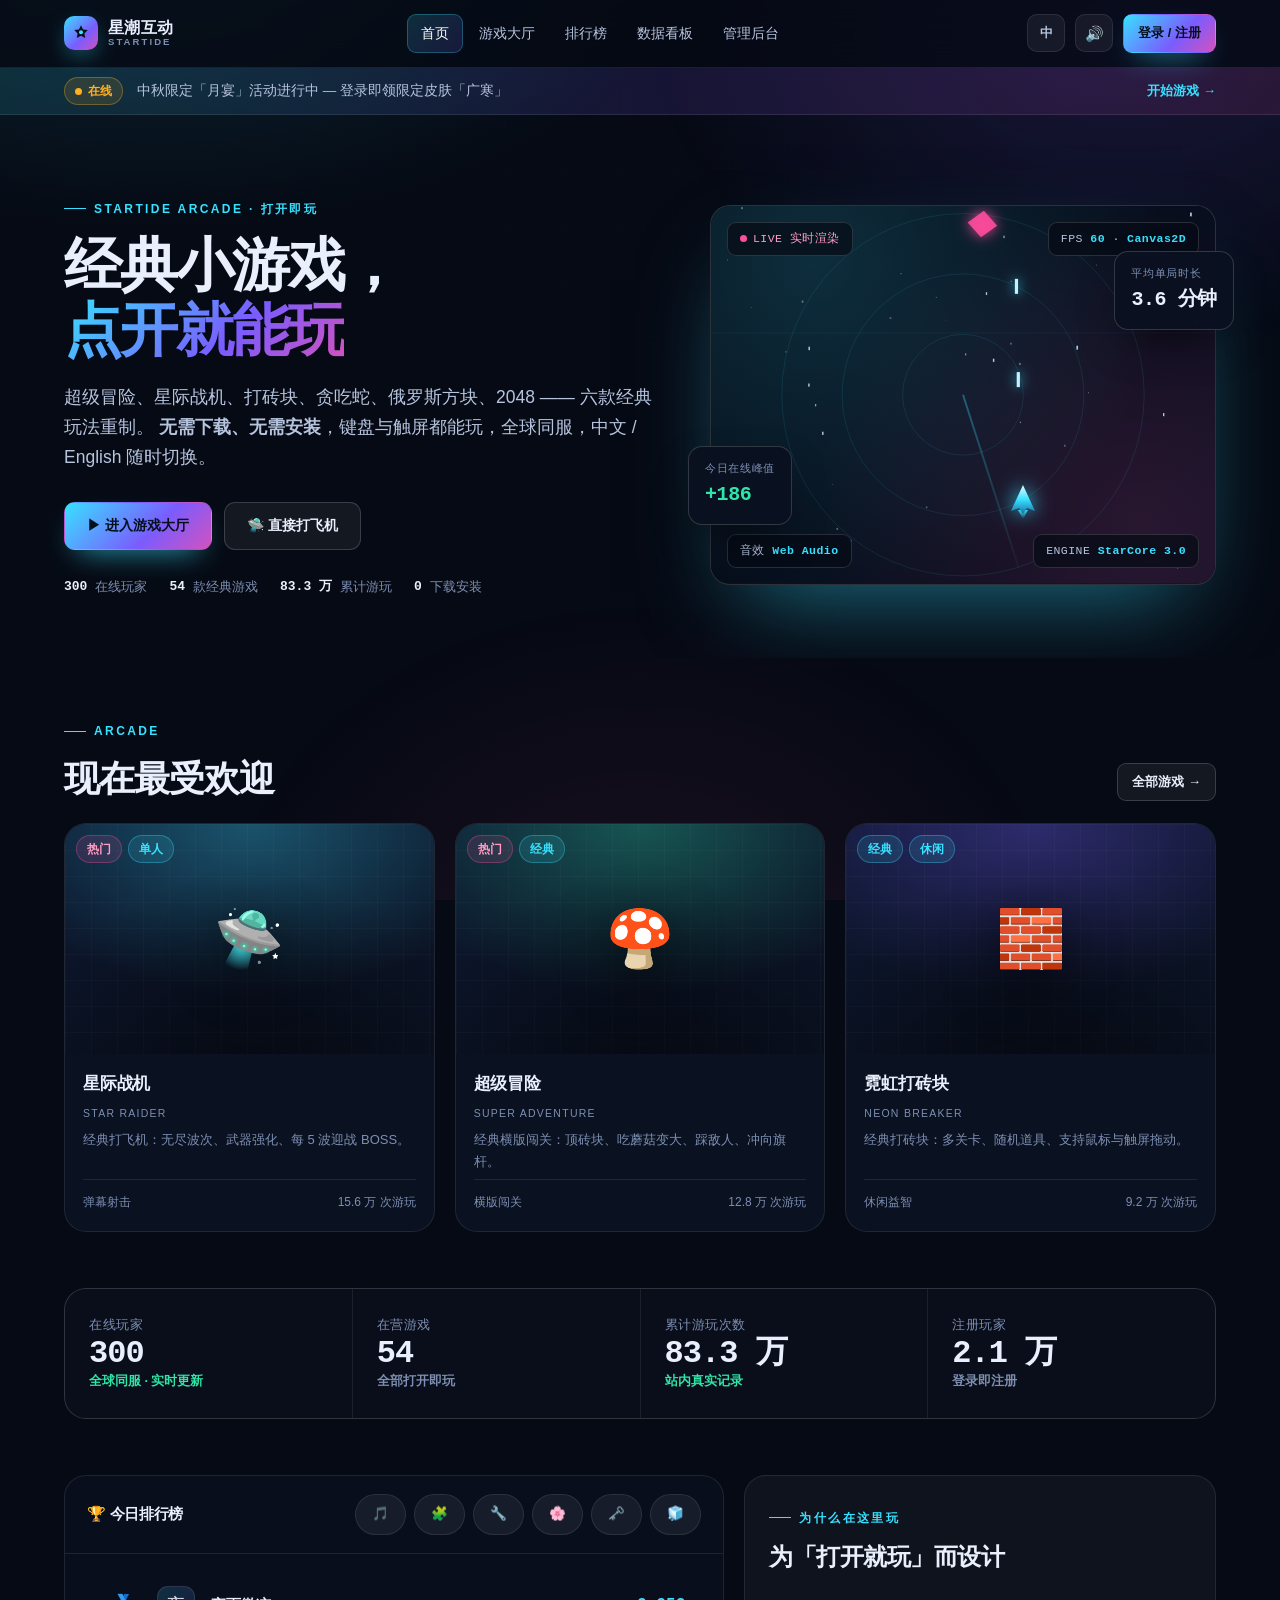
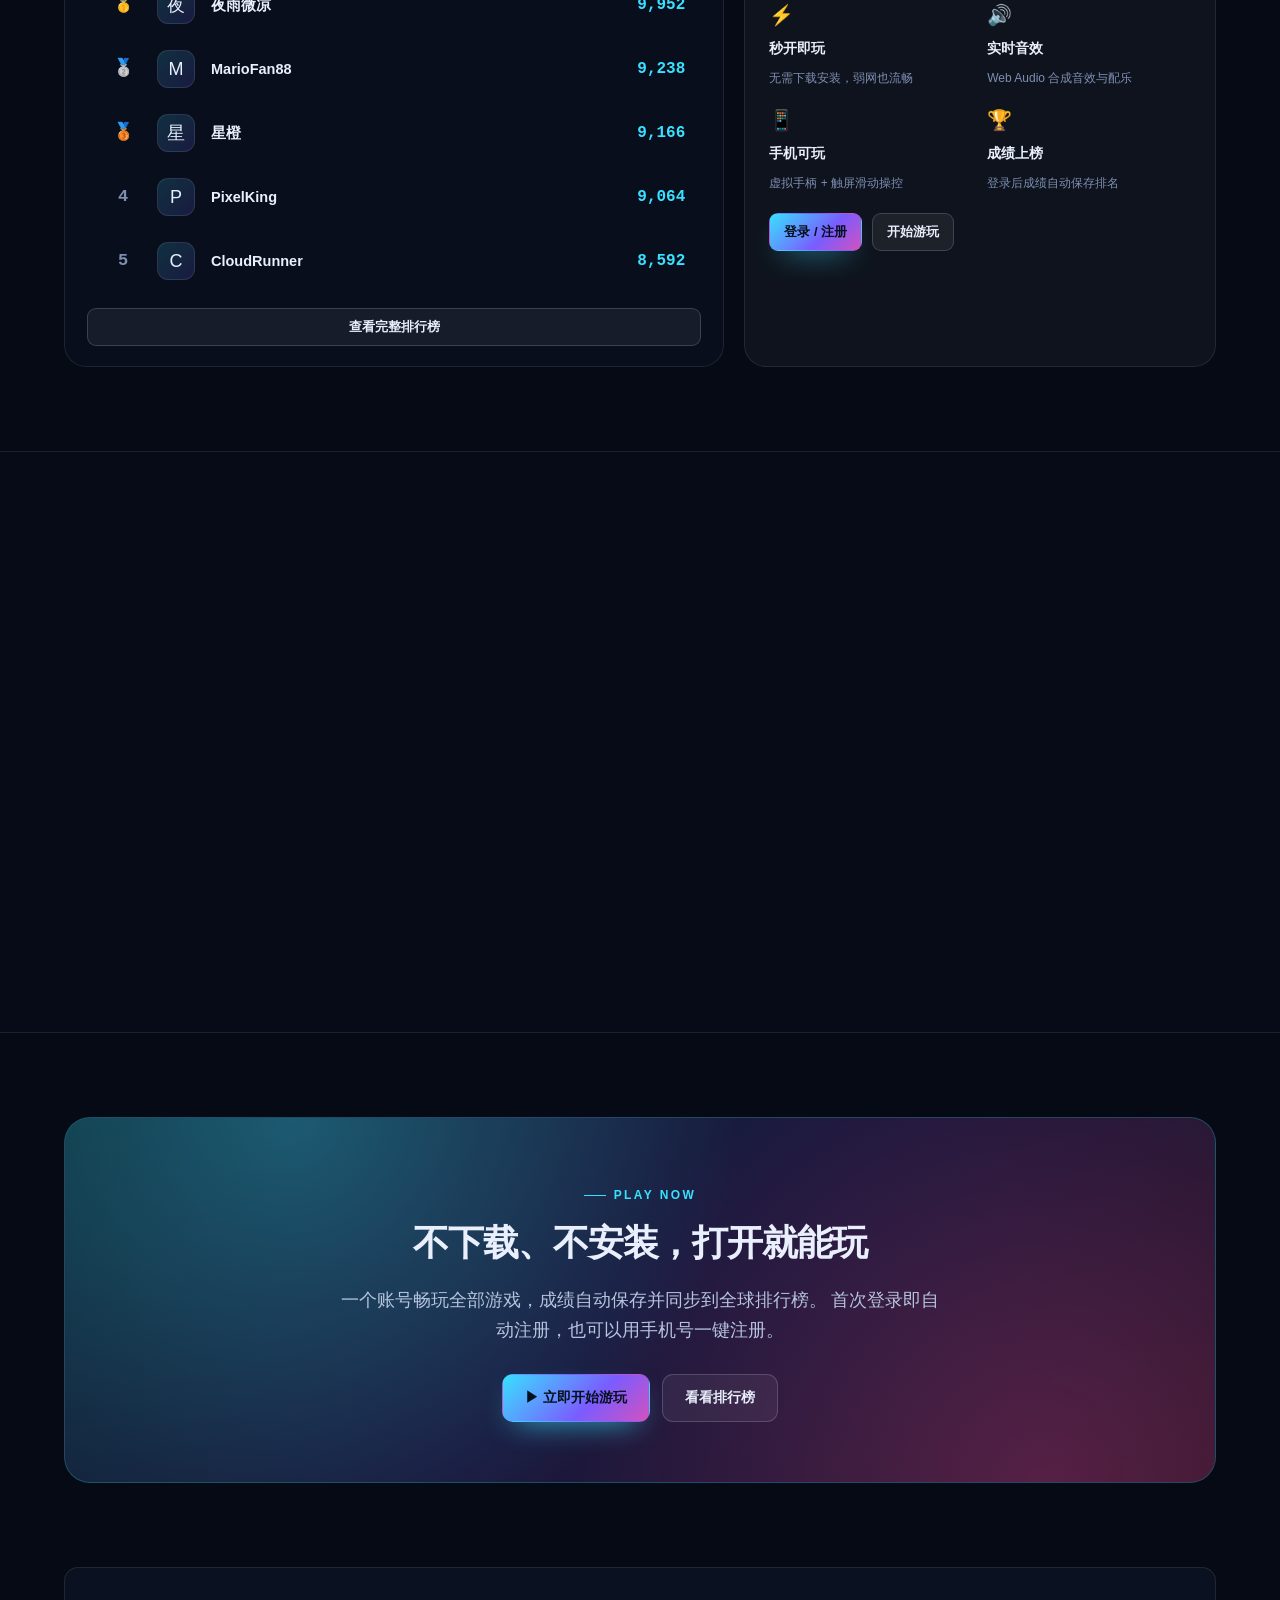
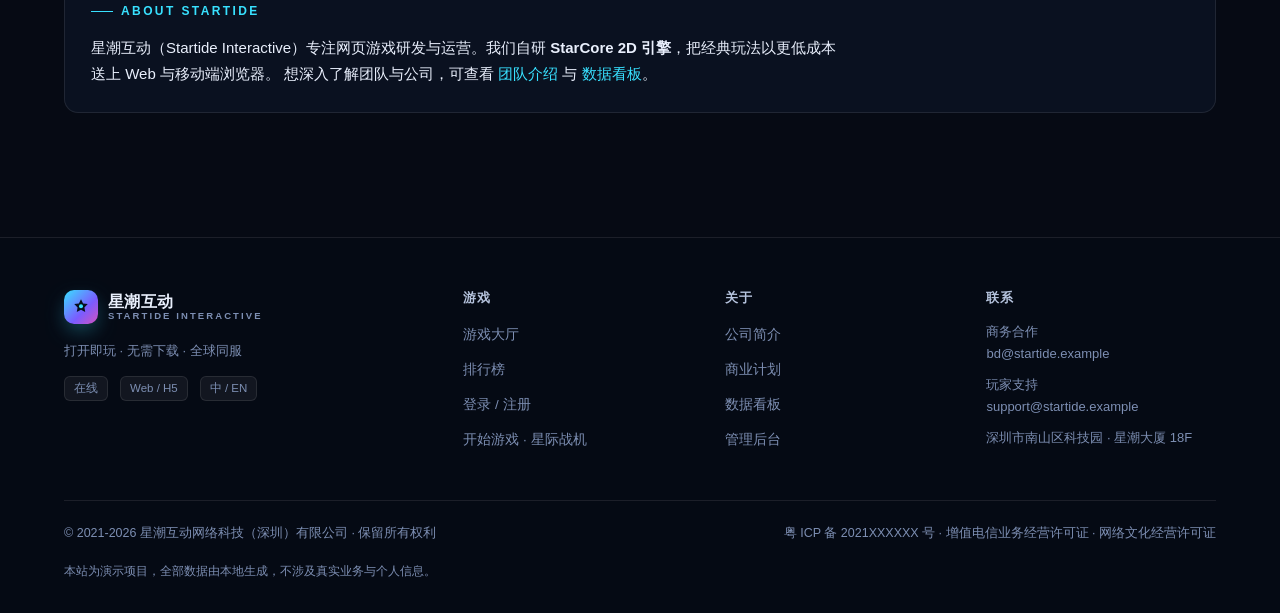
<file: index.html>
<!DOCTYPE html>
<html lang="zh-CN">

<head>
  <meta charset="UTF-8">
  <meta name="viewport" content="width=device-width, initial-scale=1">
  <title>星潮互动 STARTIDE — 打开即玩的经典网页游戏</title>
  <meta name="description" content="星潮互动小游戏平台：超级冒险（超级玛丽）、星际战机（打飞机）、打砖块、贪吃蛇、俄罗斯方块、2048，打开即玩、无需下载，全球同服，中英双语。">
  <link rel="icon" href="data:image/svg+xml,<svg xmlns='http://www.w3.org/2000/svg' viewBox='0 0 100 100'><text y='.9em' font-size='90'>🚀</text></svg>">
  <link rel="stylesheet" href="assets/css/base.css">
  <link rel="stylesheet" href="assets/css/site.css">
  <link rel="stylesheet" href="assets/css/app.css">
</head>

<body data-page="index">
  <div class="page">
    <div data-nav></div>

    <!-- ============ HERO ============ -->
    <section class="hero">
      <div class="wrap hero__grid">
        <div>
          <span class="eyebrow">Startide Arcade · 打开即玩</span>
          <h1 class="h1 hero__title">
            经典小游戏，<br><span class="grad-text">点开就能玩</span>
          </h1>
          <p class="lead">
            超级冒险、星际战机、打砖块、贪吃蛇、俄罗斯方块、2048 —— 六款经典玩法重制。
            <b>无需下载、无需安装</b>，键盘与触屏都能玩，全球同服，中文 / English 随时切换。
          </p>
          <div class="hero__actions">
            <a class="btn btn--primary" href="games.html">▶ 进入游戏大厅</a>
            <a class="btn" href="play.html?g=shooter">🛸 直接打飞机</a>
          </div>
          <div class="hero__note">
            <span class="hero__note-item"><b id="heroOnline">—</b> 在线玩家</span>
            <span class="hero__note-item"><b id="heroGames">6</b> 款经典游戏</span>
            <span class="hero__note-item"><b id="heroPlays">—</b> 累计游玩</span>
            <span class="hero__note-item"><b>0</b> 下载安装</span>
          </div>
        </div>

        <div class="hero__visual">
          <div class="screen">
            <canvas id="heroCanvas" class="screen__canvas"></canvas>
            <div class="screen__hud">
              <div class="screen__hud-row">
                <span class="hud-chip hud-chip--live"><i class="dot dot--pulse"></i>LIVE 实时渲染</span>
                <span class="hud-chip">FPS <b>60</b> · <b>Canvas2D</b></span>
              </div>
              <div class="screen__hud-row">
                <span class="hud-chip">音效 <b>Web Audio</b></span>
                <span class="hud-chip">ENGINE <b>StarCore 3.0</b></span>
              </div>
            </div>
          </div>
          <div class="float-card float-card--a">
            <div class="float-card__k">今日在线峰值</div>
            <div class="float-card__v up" id="floatNew">—</div>
          </div>
          <div class="float-card float-card--b">
            <div class="float-card__k">平均单局时长</div>
            <div class="float-card__v" id="floatD7">—</div>
          </div>
        </div>
      </div>
    </section>

    <!-- ============ 热门游戏 ============ -->
    <section class="section section--tight" id="games">
      <div class="wrap">
        <div class="sect-head reveal">
          <div>
            <span class="eyebrow">Arcade</span>
            <h2 class="h2 mb0">现在最受欢迎</h2>
          </div>
          <a class="btn btn--sm" href="games.html">全部游戏 →</a>
        </div>
        <div class="grid g3" id="featured"></div>
      </div>
    </section>

    <!-- ============ 平台数据 ============ -->
    <section class="section section--tight" style="padding-top:0">
      <div class="wrap">
        <div class="metrics reveal">
          <div class="metrics__item">
            <div class="stat__label">在线玩家</div>
            <div class="stat__value"><span data-count="0" id="mOnline">0</span></div>
            <div class="stat__delta up small">全球同服 · 实时更新</div>
          </div>
          <div class="metrics__item">
            <div class="stat__label">在营游戏</div>
            <div class="stat__value" id="mGames">—</div>
            <div class="stat__delta muted small">全部打开即玩</div>
          </div>
          <div class="metrics__item">
            <div class="stat__label">累计游玩次数</div>
            <div class="stat__value" id="mPlays">—</div>
            <div class="stat__delta up small">站内真实记录</div>
          </div>
          <div class="metrics__item">
            <div class="stat__label">注册玩家</div>
            <div class="stat__value" id="mUsers">—</div>
            <div class="stat__delta muted small">登录即注册</div>
          </div>
        </div>
      </div>
    </section>

    <!-- ============ 榜单 + 特色 ============ -->
    <section class="section" style="padding-top:0">
      <div class="wrap">
        <div class="leader-hero">
          <div class="panel reveal">
            <div class="panel__head">
              <h3>🏆 今日排行榜</h3>
              <div class="pill-row" id="rankTabs"></div>
            </div>
            <div class="panel__body">
              <div id="rankList"></div>
              <a class="btn btn--sm btn--block mt16" href="rank.html">查看完整排行榜</a>
            </div>
          </div>

          <div class="card card--solid reveal" style="display:flex;flex-direction:column;gap:18px;background:var(--panel);border-radius:var(--r-lg);padding:24px">
            <div>
              <div class="eyebrow mb8">为什么在这里玩</div>
              <h3 class="h3 mb8">为「打开就玩」而设计</h3>
            </div>
            <div class="grid g2" style="gap:14px" id="featGrid"></div>
            <div class="play-actions">
              <a class="btn btn--primary btn--sm" href="login.html">登录 / 注册</a>
              <a class="btn btn--sm" href="games.html">开始游玩</a>
            </div>
          </div>
        </div>
      </div>
    </section>

    <!-- ============ 公告 ============ -->
    <section class="section" style="background:rgba(9,14,26,.55);border-top:1px solid var(--line);border-bottom:1px solid var(--line)">
      <div class="wrap">
        <div class="between mb32 reveal">
          <div>
            <span class="eyebrow">Newsroom</span>
            <h2 class="h2 mb0">游戏更新与活动公告</h2>
          </div>
          <a class="btn btn--sm" href="games.html">全部公告 →</a>
        </div>
        <div class="grid g2" style="gap:0 44px" id="newsList"></div>
      </div>
    </section>

    <!-- ============ CTA ============ -->
    <section class="section">
      <div class="wrap">
        <div class="cta reveal">
          <span class="eyebrow" style="justify-content:center">Play Now</span>
          <h2 class="h2">不下载、不安装，打开就能玩</h2>
          <p class="lead" style="margin:0 auto 28px">
            一个账号畅玩全部游戏，成绩自动保存并同步到全球排行榜。
            首次登录即自动注册，也可以用手机号一键注册。
          </p>
          <div class="wrapflex" style="justify-content:center">
            <a class="btn btn--primary" href="games.html">▶ 立即开始游玩</a>
            <a class="btn" href="rank.html">看看排行榜</a>
          </div>
        </div>
      </div>
    </section>

    <!-- ============ 关于（精简） ============ -->
    <section class="section" id="about" style="padding-top:0">
      <div class="wrap">
        <div class="card card--solid reveal" style="padding:26px">
          <div class="eyebrow mb8">About Startide</div>
          <p class="mb0" style="max-width:90ch">
            星潮互动（Startide Interactive）专注网页游戏研发与运营。我们自研
            <b>StarCore 2D 引擎</b>，把经典玩法以更低成本送上 Web 与移动端浏览器。
            想深入了解团队与公司，可查看 <a href="team.html" style="color:var(--cyan)">团队介绍</a> 与
            <a href="dashboard.html" style="color:var(--cyan)">数据看板</a>。
          </p>
        </div>
      </div>
    </section>

    <div data-footer></div>
  </div>

  <script src="assets/js/i18n.js"></script>
  <script src="assets/js/store.js"></script>
  <script src="assets/js/ui.js"></script>
  <script src="assets/js/sfx.js"></script>
  <script src="assets/js/auth.js"></script>
  <script src="assets/js/layout.js"></script>
  <script src="assets/js/games/catalog.js"></script>
  <script src="assets/js/hero-fx.js"></script>
  <script>
    (function () {
      var T = function (k, f) { return I18N.t(k, f); };
      var esc = UI.esc;

      function set(id, txt) { var el = document.getElementById(id); if (el) el.textContent = txt; }

      var st = Auth.stats();
      var totalPlays = CATALOG.list.reduce(function (s, g) { return s + g.plays; }, 0) + st.plays;
      set('heroOnline', UI.fmtNum(st.online));
      set('heroGames', CATALOG.list.length);
      set('heroPlays', UI.fmtCompact(totalPlays));
      set('floatNew', '+' + UI.fmtCompact(Math.round(st.online * 0.62)));
      set('floatD7', '3.6 分钟');
      set('mGames', CATALOG.list.length);
      set('mPlays', UI.fmtCompact(totalPlays));
      set('mUsers', UI.fmtCompact(st.users + 21400));
      set('mDau', UI.fmtCompact(st.plays + 4210));
      var el = document.getElementById('mOnline');
      if (el) el.setAttribute('data-count', st.online);

      function hexA(hex, a) {
        var h = hex.replace('#', '');
        return 'rgba(' + parseInt(h.substr(0, 2), 16) + ',' + parseInt(h.substr(2, 2), 16) + ',' + parseInt(h.substr(4, 2), 16) + ',' + a + ')';
      }

      /* 热门游戏卡片 */
      function renderFeatured() {
        document.getElementById('featured').innerHTML = CATALOG.sorted('hot').slice(0, 3).map(function (g) {
          var badges = (g.tags || []).map(function (t) {
            var cls = t.zh === '热门' ? 'badge--pink' : t.zh === '新品' ? 'badge--green' : 'badge--cyan';
            return '<span class="badge ' + cls + '">' + esc(I18N.pick(t)) + '</span>';
          }).join('');
          return '<a class="acard reveal" href="play.html?g=' + g.id + '">' +
            '<div class="acard__cover" style="background:radial-gradient(120% 120% at 50% 0%,' + hexA(g.hue, .3) + ',transparent 62%),linear-gradient(160deg,#0d1730,#0a1120)">' +
            '<div class="acard__grid"></div><div class="acard__icon">' + g.icon + '</div>' +
            '<div class="acard__badges">' + badges + '</div>' +
            '<div class="acard__hover"><span class="btn btn--primary btn--sm">▶ ' + esc(T('common.play')) + '</span></div></div>' +
            '<div class="acard__body"><div class="acard__name">' + esc(I18N.pick(g.name)) + '</div>' +
            '<div class="acard__en">' + esc(I18N.isEn() ? g.name.zh : g.name.en) + '</div>' +
            '<p class="acard__desc">' + esc(I18N.pick(g.desc)) + '</p>' +
            '<div class="acard__foot"><span>' + esc(I18N.pick(g.genre)) + '</span><span>' + UI.fmtCompact(g.plays) + ' ' + esc(T('hall.plays')) + '</span></div>' +
            '</div></a>';
        }).join('');
        UI.initReveal();
      }

      /* 特色 */
      function renderFeat() {
        var items = [
          { i: '⚡', t: { zh: '秒开即玩', en: 'Instant' }, d: { zh: '无需下载安装，弱网也流畅', en: 'No download, smooth on slow nets' } },
          { i: '🔊', t: { zh: '实时音效', en: 'Realtime SFX' }, d: { zh: 'Web Audio 合成音效与配乐', en: 'Synthesized SFX & music' } },
          { i: '📱', t: { zh: '手机可玩', en: 'Mobile ready' }, d: { zh: '虚拟手柄 + 触屏滑动操控', en: 'Virtual pad & swipe control' } },
          { i: '🏆', t: { zh: '成绩上榜', en: 'Leaderboards' }, d: { zh: '登录后成绩自动保存排名', en: 'Scores saved & ranked' } }
        ];
        document.getElementById('featGrid').innerHTML = items.map(function (x) {
          return '<div><div style="font-size:20px;margin-bottom:6px">' + x.i + '</div>' +
            '<b style="font-size:13.5px;display:block;margin-bottom:3px">' + esc(I18N.pick(x.t)) + '</b>' +
            '<span class="tiny muted">' + esc(I18N.pick(x.d)) + '</span></div>';
        }).join('');
      }

      /* 排行榜 */
      var rankGame = 'shooter';
      function renderRankTabs() {
        document.getElementById('rankTabs').innerHTML = CATALOG.list.slice(0, 6).map(function (g) {
          return '<button class="chip' + (rankGame === g.id ? ' is-on' : '') + '" data-g="' + g.id + '" title="' + esc(I18N.pick(g.name)) + '">' + g.icon + '</button>';
        }).join('');
        document.getElementById('rankTabs').querySelectorAll('[data-g]').forEach(function (b) {
          b.addEventListener('click', function () { rankGame = b.getAttribute('data-g'); renderRankTabs(); renderRankList(); });
        });
      }
      function renderRankList() {
        var rows = Auth.ranking(rankGame, 5);
        var me = Auth.current();
        var host = document.getElementById('rankList');
        if (!rows.length) { host.innerHTML = '<div class="empty-state" style="padding:26px"><div class="i">🏅</div>' + esc(T('common.empty')) + '</div>'; return; }
        host.innerHTML = rows.map(function (r, i) {
          return '<div class="rank-row' + (me && r.uid === me.id ? ' is-me' : '') + '" style="grid-template-columns:40px 40px minmax(0,1fr) 96px">' +
            '<div class="rank-no">' + (['🥇', '🥈', '🥉'][i] || (i + 1)) + '</div>' +
            '<div class="rank-ava">' + esc((r.username || '?').slice(0, 1)) + '</div>' +
            '<div class="rank-name">' + esc(r.username) + '</div>' +
            '<div class="rank-score">' + UI.fmtNum(r.score) + '</div></div>';
        }).join('');
      }

      /* 公告 */
      function renderNews() {
        var anns = Store.get().announcements.filter(function (a) { return a.status === '已发布'; }).slice(0, 6);
        document.getElementById('newsList').innerHTML = anns.map(function (a) {
          var cls = a.type === '版本更新' ? 'badge--cyan' : a.type === '活动预告' ? 'badge--pink' : 'badge--violet';
          return '<div class="news-item reveal">' +
            '<div class="news-item__date">' + UI.fmtDate(a.publishAt) + '</div>' +
            '<div style="flex:1"><a class="news-item__title" href="games.html">' + esc(a.title) + '</a>' +
            '<div class="mb8"><span class="badge ' + cls + '">' + esc(a.type) + '</span></div>' +
            '<p class="news-item__desc">' + esc(a.content) + '</p></div></div>';
        }).join('');
      }

      function renderAll() { renderFeatured(); renderFeat(); renderRankTabs(); renderRankList(); renderNews(); }
      renderAll();
      UI.initCountUp();
      window.addEventListener('i18n:change', renderAll);
    })();
  </script>
</body>

</html>
</file>
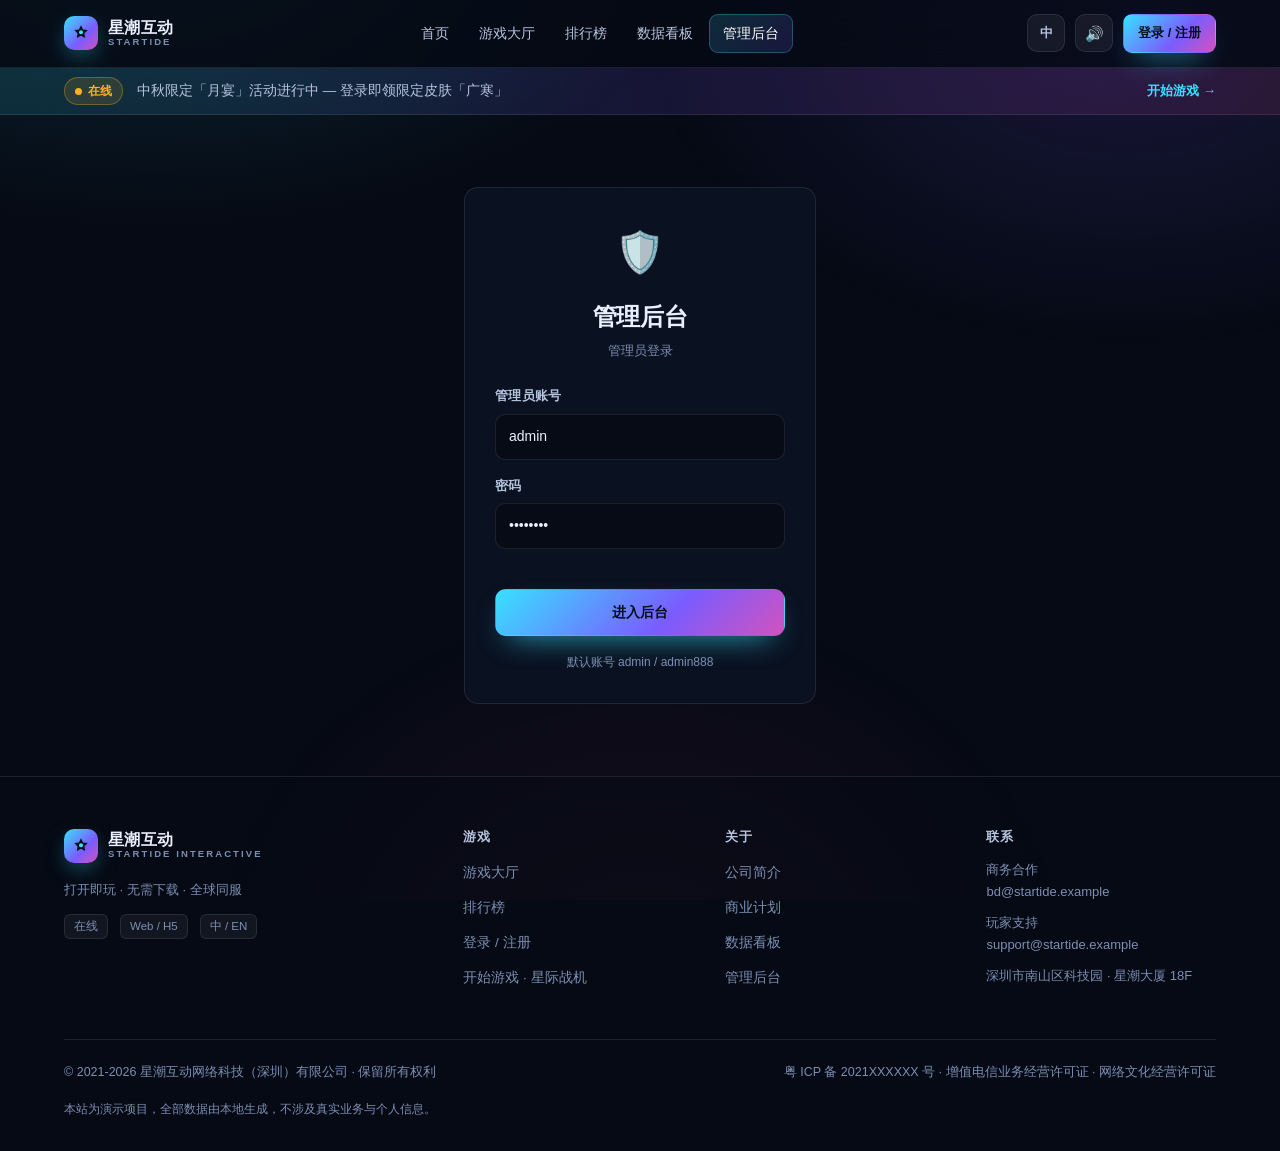
<file: admin.html>
<!DOCTYPE html>
<html lang="zh-CN">

<head>
  <meta charset="UTF-8">
  <meta name="viewport" content="width=device-width, initial-scale=1.0">
  <title>管理后台 · 星潮互动</title>
  <meta name="description" content="星潮互动游戏平台管理后台：用户管理、游戏上下架、公告发布、游玩记录与操作日志。">
  <meta name="robots" content="noindex">
  <link rel="icon" href="data:image/svg+xml,<svg xmlns='http://www.w3.org/2000/svg' viewBox='0 0 100 100'><text y='.9em' font-size='90'>🚀</text></svg>">
  <link rel="stylesheet" href="assets/css/base.css">
  <link rel="stylesheet" href="assets/css/site.css">
  <link rel="stylesheet" href="assets/css/app.css">
</head>

<body data-page="admin">
  <div class="page">
    <div data-nav></div>
    <div id="adminRoot"></div>
    <div data-footer></div>
  </div>

  <script src="assets/js/i18n.js"></script>
  <script src="assets/js/store.js"></script>
  <script src="assets/js/ui.js"></script>
  <script src="assets/js/sfx.js"></script>
  <script src="assets/js/auth.js"></script>
  <script src="assets/js/layout.js"></script>
  <script src="assets/js/games/catalog.js"></script>
  <script>
    (function () {
      var T = function (k, f) { return I18N.t(k, f); };
      var esc = UI.esc, num = UI.fmtNum;
      var root = document.getElementById('adminRoot');
      var tab = 'overview';

      var TABS = [
        { k: 'overview', t: 'admin.overview', i: '📊' },
        { k: 'users', t: 'admin.users', i: '👥' },
        { k: 'games', t: 'admin.gamesTab', i: '🎮' },
        { k: 'news', t: 'admin.news', i: '📣' },
        { k: 'records', t: 'admin.records', i: '🏆' },
        { k: 'logs', t: 'admin.logs', i: '🧾' }
      ];

      /* ================= 登录 ================= */
      function renderLogin() {
        root.innerHTML =
          '<div class="wrap admin-login">' +
          '  <div class="card card--solid" style="padding:30px">' +
          '    <div class="center mb16"><div style="font-size:40px">🛡️</div></div>' +
          '    <h2 class="h3 center mb8">' + esc(T('admin.title')) + '</h2>' +
          '    <p class="small muted center mb24">' + esc(T('admin.login')) + '</p>' +
          '    <div class="field"><label>' + esc(T('admin.account')) + '</label>' +
          '      <input class="input" id="aAcc" value="admin"></div>' +
          '    <div class="field"><label>' + esc(T('admin.password')) + '</label>' +
          '      <input class="input" id="aPwd" type="password" value="admin888"></div>' +
          '    <div class="errline" id="aErr"></div>' +
          '    <button class="btn btn--primary btn--block" id="aGo">' + esc(T('admin.enter')) + '</button>' +
          '    <p class="tiny muted center mt16 mb0">' + esc(T('admin.hint')) + '</p>' +
          '  </div>' +
          '</div>';
        function go() {
          var r = Auth.adminLogin(document.getElementById('aAcc').value, document.getElementById('aPwd').value);
          if (!r.ok) { document.getElementById('aErr').textContent = T('admin.err'); return; }
          UI.toast(T('admin.welcome'), 'ok');
          render();
        }
        document.getElementById('aGo').addEventListener('click', go);
        root.addEventListener('keydown', function (e) { if (e.key === 'Enter') go(); });
      }

      /* ================= 壳层 ================= */
      function renderShell() {
        var sess = Auth.adminSession();
        root.innerHTML =
          '<div class="admin">' +
          '  <aside class="admin__side">' +
          '    <div class="admin__nav" id="adminNav">' +
               TABS.map(function (t) {
                 return '<button data-tab="' + t.k + '" class="' + (tab === t.k ? 'is-on' : '') + '"><i>' + t.i + '</i>' + esc(T(t.t)) + '</button>';
               }).join('') +
          '    </div>' +
          '    <div class="mt24" style="padding:0 6px">' +
          '      <div class="tiny muted mb8">' + esc(sess && sess.name ? sess.name : '') + '</div>' +
          '      <button class="btn btn--sm btn--block" id="admOut">' + esc(T('admin.logout')) + '</button>' +
          '    </div>' +
          '  </aside>' +
          '  <section class="admin__main" id="adminView"></section>' +
          '</div>';

        root.querySelectorAll('#adminNav [data-tab]').forEach(function (b) {
          b.addEventListener('click', function () {
            tab = b.getAttribute('data-tab');
            root.querySelectorAll('#adminNav [data-tab]').forEach(function (x) { x.classList.remove('is-on'); });
            b.classList.add('is-on');
            renderView();
          });
        });
        document.getElementById('admOut').addEventListener('click', function () {
          Auth.adminLogout(); UI.toast(T('login.logoutDone'), 'ok'); render();
        });
        renderView();
      }

      function titlebar(title, sub, actions) {
        return '<div class="admin__titlebar"><div><h2 class="h3 mb4">' + esc(title) + '</h2>' +
          '<p class="small muted mb0">' + esc(sub || '') + '</p></div>' +
          '<div class="admin-actions">' + (actions || '') + '</div></div>';
      }

      function renderView() {
        var host = document.getElementById('adminView');
        if (!host) return;
        if (tab === 'overview') host.innerHTML = viewOverview();
        else if (tab === 'users') { host.innerHTML = viewUsers(); bindUsers(); }
        else if (tab === 'games') { host.innerHTML = viewGames(); bindGames(); }
        else if (tab === 'news') { host.innerHTML = viewNews(); bindNews(); }
        else if (tab === 'records') { host.innerHTML = viewRecords(); bindRecords(); }
        else if (tab === 'logs') host.innerHTML = viewLogs();
        UI.initReveal();
      }

      /* ================= 总览 ================= */
      var USER_FILTER = '', USER_PAGE = 1;
      var REC_FILTER = 'all', REC_PAGE = 1;

      function viewOverview() {
        var st = Auth.stats();
        var plays = Auth.allRecords();
        var top = {};
        plays.forEach(function (r) { top[r.gameId] = (top[r.gameId] || 0) + 1; });
        var max = Math.max.apply(null, [1].concat(CATALOG.all.map(function (g) { return top[g.id] || 0; })));

        var kpis = [
          { k: T('admin.users'), v: num(st.users), s: '+' + st.todayNew + ' 今日', c: 'var(--cyan)' },
          { k: '在线玩家', v: num(st.online), s: '全球同服', c: 'var(--green)' },
          { k: '游玩次数', v: num(st.plays), s: '+' + st.todayPlays + ' 今日', c: 'var(--violet)' },
          { k: '封禁账号', v: num(st.banned), s: '风控生效中', c: 'var(--red)' }
        ];

        return titlebar(T('admin.overview'), '平台运营数据总览') +
          '<div class="kpi-grid mb24">' + kpis.map(function (x) {
            return '<div class="kpi reveal"><div class="kpi__k">' + esc(x.k) + '</div>' +
              '<div class="kpi__v" style="color:' + x.c + '">' + x.v + '</div>' +
              '<div class="tiny muted mt4">' + esc(x.s) + '</div></div>';
          }).join('') + '</div>' +

          '<div class="grid g2 mb24" style="gap:20px">' +
          '  <div class="card card--solid">' +
          '    <div class="card__title">各游戏游玩分布</div>' +
               CATALOG.all.map(function (g) {
                 var v = top[g.id] || 0;
                 return '<div class="mb16"><div class="between" style="font-size:13px">' +
                   '<span>' + g.icon + ' ' + esc(I18N.pick(g.name)) + '</span>' +
                   '<b class="mono" style="color:var(--cyan)">' + num(v) + '</b></div>' +
                   '<div style="height:6px;border-radius:99px;background:rgba(255,255,255,.08);margin-top:6px;overflow:hidden">' +
                   '<div style="height:100%;width:' + Math.round(v / max * 100) + '%;background:linear-gradient(90deg,#38e1ff,#7a5cff)"></div></div></div>';
               }).join('') +
          '  </div>' +
          '  <div class="card card--solid">' +
          '    <div class="card__title">最新游玩记录</div>' +
               (plays.slice(0, 8).length
                 ? '<ul class="mini-rank">' + plays.slice(0, 8).map(function (r) {
                     return '<li><span class="n">' + (CATALOG.get(r.gameId) ? CATALOG.get(r.gameId).icon : '🎮') + '</span>' +
                       '<span style="flex:1;min-width:0;overflow:hidden;text-overflow:ellipsis;white-space:nowrap">' + esc(r.username) + '</span>' +
                       '<span class="tiny muted">' + esc(r.gameName) + '</span>' +
                       '<b class="mono" style="color:var(--cyan)">' + num(r.score) + '</b></li>';
                   }).join('') + '</ul>'
                 : '<div class="empty-state" style="padding:26px"><div class="i">🏆</div>' + esc(T('common.empty')) + '</div>') +
          '  </div>' +
          '</div>' +

          '<div class="card card--solid">' +
          '  <div class="card__title">系统信息</div>' +
          '  <div class="grid g3" style="gap:14px">' +
          '    <div><div class="tiny muted">数据存储</div><b class="mono">localStorage（演示）</b></div>' +
          '    <div><div class="tiny muted">在营游戏</div><b class="mono">' + CATALOG.list.length + ' / ' + CATALOG.all.length + '</b></div>' +
          '    <div><div class="tiny muted">累计得分</div><b class="mono">' + num(st.totalScore) + '</b></div>' +
          '  </div>' +
          '  <p class="tiny muted mt16 mb0">提示：本后台演示版直接读写浏览器本地数据；生产环境应由服务端接口 + 数据库 + 权限校验实现。</p>' +
          '</div>';
      }

      /* ================= 用户管理 ================= */
      function viewUsers() {
        var list = Auth.listUsers();
        if (USER_FILTER) {
          var q = USER_FILTER.toLowerCase();
          list = list.filter(function (u) {
            return (u.nickname || '').toLowerCase().indexOf(q) >= 0 ||
              (u.username || '').toLowerCase().indexOf(q) >= 0 ||
              (u.phone || '').indexOf(q) >= 0;
          });
        }
        var per = 12, pages = Math.max(1, Math.ceil(list.length / per));
        if (USER_PAGE > pages) USER_PAGE = pages;
        var slice = list.slice((USER_PAGE - 1) * per, USER_PAGE * per);

        return titlebar(T('admin.users'), '共 ' + list.length + ' 个账号',
          '<button class="btn btn--sm" id="uSeed">载入演示数据</button>' +
          '<button class="btn btn--sm" id="uRefresh">刷新</button>') +
          '<div class="hallbar">' +
          '  <div class="searchbox"><span style="opacity:.6">🔍</span>' +
          '    <input id="uSearch" placeholder="搜索昵称 / 账号 / 手机号" value="' + esc(USER_FILTER) + '"></div>' +
          '</div>' +
          '<div class="card card--solid" style="padding:0;overflow:auto">' +
          '<table class="tbl"><thead><tr>' +
          '<th>玩家</th><th>账号</th><th>手机号</th><th>等级</th><th>金币</th><th>局数</th><th>注册时间</th><th>状态</th><th>操作</th>' +
          '</tr></thead><tbody>' +
          (slice.length ? slice.map(function (u) {
            return '<tr>' +
              '<td><span style="display:inline-flex;align-items:center;gap:8px">' +
              '<span class="rank-ava" style="width:28px;height:28px;border-radius:9px;font-size:14px">' + esc(u.avatar) + '</span>' +
              '<b>' + esc(u.nickname) + '</b></span></td>' +
              '<td class="mono tiny">' + esc(u.username) + '</td>' +
              '<td class="tiny">' + esc(u.phone || '—') + '</td>' +
              '<td class="mono">' + u.level + '</td>' +
              '<td class="mono">' + num(u.coins) + '</td>' +
              '<td class="mono">' + u.plays + '</td>' +
              '<td class="tiny muted">' + esc(UI.fmtDate(u.createdAt)) + '</td>' +
              '<td>' + (u.banned ? '<span class="badge badge--red">已封禁</span>' : '<span class="badge badge--green">正常</span>') + '</td>' +
              '<td><div class="admin-actions">' +
              '<button class="btn btn--sm" data-ban="' + u.id + '" data-v="' + (u.banned ? '0' : '1') + '">' + (u.banned ? '解封' : '封禁') + '</button>' +
              '<button class="btn btn--sm" data-pwd="' + u.id + '">重置密码</button>' +
              '<button class="btn btn--sm btn--danger" data-del="' + u.id + '">删除</button>' +
              '</div></td></tr>';
          }).join('') : '<tr><td colspan="9"><div class="empty-state"><div class="i">👥</div>' + esc(T('common.empty')) + '</div></td></tr>') +
          '</tbody></table></div>' +
          pager(USER_PAGE, pages, 'data-upage');
      }

      function bindUsers() {
        var host = document.getElementById('adminView');
        var s = document.getElementById('uSearch');
        if (s) s.addEventListener('input', function () { USER_FILTER = this.value.trim(); USER_PAGE = 1; renderView(); });
        var seed = document.getElementById('uSeed');
        if (seed) seed.addEventListener('click', function () { UI.toast('演示数据已存在，可新增账号后查看', 'ok'); });
        var rf = document.getElementById('uRefresh');
        if (rf) rf.addEventListener('click', function () { renderView(); });
        host.querySelectorAll('[data-ban]').forEach(function (b) {
          b.addEventListener('click', function () {
            Auth.setBanned(b.getAttribute('data-ban'), b.getAttribute('data-v') === '1');
            UI.toast('状态已更新', 'ok'); renderView();
          });
        });
        host.querySelectorAll('[data-pwd]').forEach(function (b) {
          b.addEventListener('click', function () {
            Auth.resetUserPassword(b.getAttribute('data-pwd'));
            UI.toast('已重置密码（该用户可用新密码登录）', 'ok');
          });
        });
        host.querySelectorAll('[data-del]').forEach(function (b) {
          b.addEventListener('click', function () {
            var id = b.getAttribute('data-del');
            UI.modal({
              title: '确认删除', text: '删除后该用户的账号与战绩将一并清除，且不可恢复。',
              okText: '确认删除', danger: true, onOk: function () {
                Auth.removeUser(id); UI.toast('用户已删除', 'ok'); renderView();
              }
            });
          });
        });
        bindPager('data-upage', function (p) { USER_PAGE = p; renderView(); });
      }

      /* ================= 游戏管理 ================= */
      function viewGames() {
        return titlebar(T('admin.gamesTab'), '共 ' + CATALOG.all.length + ' 款游戏，可上下架与调整推荐',
          '<button class="btn btn--sm" id="gReset">恢复默认</button>') +
          '<div class="card card--solid" style="padding:0;overflow:auto">' +
          '<table class="tbl"><thead><tr>' +
          '<th>游戏</th><th>品类</th><th>游玩量</th><th>上架</th><th>热门推荐</th><th>新品标签</th><th>操作</th>' +
          '</tr></thead><tbody>' +
          CATALOG.all.map(function (g) {
            return '<tr>' +
              '<td><span style="display:inline-flex;align-items:center;gap:10px">' +
              '<span style="font-size:20px">' + g.icon + '</span>' +
              '<span><b>' + esc(g.name.zh) + '</b><span class="tiny muted" style="display:block">' + esc(g.name.en) + '</span></span></span></td>' +
              '<td class="tiny">' + esc(g.genre.zh) + '</td>' +
              '<td class="mono">' + num(g.plays) + '</td>' +
              '<td>' + toggle(g.id, 'disabled', !g.disabled, '上架', '下架') + '</td>' +
              '<td>' + toggle(g.id, 'hot', !!g.hot, '推荐', '取消') + '</td>' +
              '<td>' + toggle(g.id, 'isNew', !!g.isNew, '新品', '取消') + '</td>' +
              '<td><div class="admin-actions">' +
              '<a class="btn btn--sm" href="play.html?g=' + g.id + '" target="_blank">试玩</a>' +
              '</div></td></tr>';
          }).join('') +
          '</tbody></table></div>' +
          '<p class="tiny muted mt16">说明：下架后该游戏不会再出现在大厅与首页；改动会立即写入本地配置并影响前台展示。</p>';
      }

      function toggle(id, key, on, onText, offText) {
        return '<button class="btn btn--sm ' + (on ? 'btn--primary' : '') + '" data-tg="' + id + '" data-key="' + key + '" data-on="' + (on ? '1' : '0') + '">' +
          (on ? '● ' + onText : '○ ' + offText) + '</button>';
      }

      function bindGames() {
        var host = document.getElementById('adminView');
        host.querySelectorAll('[data-tg]').forEach(function (b) {
          b.addEventListener('click', function () {
            var id = b.getAttribute('data-tg'), key = b.getAttribute('data-key');
            var cur = b.getAttribute('data-on') === '1';
            var patch = {};
            if (key === 'disabled') patch.disabled = cur; // 当前上架 → 变为下架
            else patch[key] = !cur;
            CATALOG.setOverride(id, patch);
            UI.toast('配置已更新', 'ok');
            renderView();
          });
        });
        var rs = document.getElementById('gReset');
        if (rs) rs.addEventListener('click', function () {
          CATALOG.resetOverrides();
          UI.toast('已恢复默认配置（刷新页面后完全生效）', 'ok');
          renderView();
        });
      }

      /* ================= 公告管理 ================= */
      function viewNews() {
        var db = Store.get();
        var list = db.announcements.slice();
        return titlebar(T('admin.news'), '共 ' + list.length + ' 条公告',
          '<button class="btn btn--primary btn--sm" id="nAdd">+ 新建公告</button>') +
          '<div class="card card--solid" style="padding:0;overflow:auto">' +
          '<table class="tbl"><thead><tr>' +
          '<th>标题</th><th>类型</th><th>状态</th><th>发布时间</th><th>操作</th>' +
          '</tr></thead><tbody>' +
          (list.length ? list.map(function (a) {
            var cls = a.status === '已发布' ? 'badge--green' : a.status === '待发布' ? 'badge--amber' : 'badge--violet';
            return '<tr>' +
              '<td><b style="font-size:13.5px">' + esc(a.title) + '</b>' +
              '<div class="tiny muted" style="max-width:52ch;overflow:hidden;text-overflow:ellipsis;white-space:nowrap">' + esc(a.content) + '</div></td>' +
              '<td><span class="badge badge--cyan">' + esc(a.type) + '</span></td>' +
              '<td><span class="badge ' + cls + '">' + esc(a.status) + '</span></td>' +
              '<td class="tiny muted">' + esc(a.publishAt || '—') + '</td>' +
              '<td><div class="admin-actions">' +
              '<button class="btn btn--sm" data-pub="' + a.id + '">' + (a.status === '已发布' ? '撤回' : '发布') + '</button>' +
              '<button class="btn btn--sm" data-edit="' + a.id + '">编辑</button>' +
              '<button class="btn btn--sm btn--danger" data-ndel="' + a.id + '">删除</button>' +
              '</div></td></tr>';
          }).join('') : '<tr><td colspan="5"><div class="empty-state"><div class="i">📣</div>' + esc(T('common.empty')) + '</div></td></tr>') +
          '</tbody></table></div>';
      }

      function bindNews() {
        var host = document.getElementById('adminView');
        var db = function () { return Store.get(); };

        host.querySelectorAll('[data-pub]').forEach(function (b) {
          b.addEventListener('click', function () {
            var id = b.getAttribute('data-pub');
            var d = Store.get();
            d.announcements.forEach(function (a) {
              if (a.id === id) { a.status = a.status === '已发布' ? '草稿' : '已发布'; if (a.status === '已发布' && !a.publishAt) a.publishAt = new Date().toISOString().slice(0, 10); }
            });
            Store.save(); Auth.logAdmin('更新公告状态', id);
            UI.toast('公告状态已更新', 'ok'); renderView();
          });
        });
        host.querySelectorAll('[data-ndel]').forEach(function (b) {
          b.addEventListener('click', function () {
            var id = b.getAttribute('data-ndel');
            UI.modal({
              title: '确认删除', text: '删除后公告将不可恢复。', okText: '删除', danger: true, onOk: function () {
                var d = Store.get(); d.announcements = d.announcements.filter(function (a) { return a.id !== id; });
                Store.save(); Auth.logAdmin('删除公告', id); UI.toast('已删除', 'ok'); renderView();
              }
            });
          });
        });
        host.querySelectorAll('[data-edit]').forEach(function (b) {
          b.addEventListener('click', function () { newsForm(b.getAttribute('data-edit')); });
        });
        var add = document.getElementById('nAdd');
        if (add) add.addEventListener('click', function () { newsForm(null); });
      }

      function newsForm(id) {
        var d = Store.get();
        var item = id ? d.announcements.filter(function (a) { return a.id === id; })[0] : null;
        UI.modal({
          title: item ? '编辑公告' : '新建公告',
          html:
            '<div class="field"><label>标题</label><input class="input" id="nTitle" value="' + esc(item ? item.title : '') + '"></div>' +
            '<div class="field"><label>类型</label><select class="input" id="nType">' +
            ['版本更新', '活动预告', '规则公告', '维护公告', '测试招募'].map(function (t) {
              return '<option' + (item && item.type === t ? ' selected' : '') + '>' + t + '</option>';
            }).join('') + '</select></div>' +
            '<div class="field"><label>内容</label><textarea class="input" id="nContent" rows="4">' + esc(item ? item.content : '') + '</textarea></div>' +
            '<div class="field"><label>状态</label><select class="input" id="nStatus">' +
            ['已发布', '待发布', '草稿'].map(function (t) {
              return '<option' + (item && item.status === t ? ' selected' : '') + '>' + t + '</option>';
            }).join('') + '</select></div>',
          okText: '保存',
          onOk: function () {
            var title = document.getElementById('nTitle').value.trim();
            if (!title) { UI.toast('请填写标题', 'err'); return false; }
            var payload = {
              title: title,
              type: document.getElementById('nType').value,
              content: document.getElementById('nContent').value.trim(),
              status: document.getElementById('nStatus').value,
              publishAt: new Date().toISOString().slice(0, 10)
            };
            var db = Store.get();
            if (item) {
              db.announcements.forEach(function (a) { if (a.id === item.id) { Object.assign(a, payload); } });
            } else {
              payload.id = 'A-' + Date.now().toString(36);
              payload.priority = '中'; payload.channel = '全渠道';
              db.announcements.unshift(payload);
            }
            Store.save(); Auth.logAdmin(item ? '编辑公告' : '新建公告', title);
            UI.toast('已保存', 'ok'); renderView();
          }
        });
      }

      /* ================= 游玩记录 ================= */
      function viewRecords() {
        var list = Auth.allRecords();
        if (REC_FILTER !== 'all') list = list.filter(function (r) { return r.gameId === REC_FILTER; });
        var per = 15, pages = Math.max(1, Math.ceil(list.length / per));
        if (REC_PAGE > pages) REC_PAGE = pages;
        var slice = list.slice((REC_PAGE - 1) * per, REC_PAGE * per);

        return titlebar(T('admin.records'), '共 ' + list.length + ' 条记录',
          '<button class="btn btn--sm btn--danger" id="rClear">清空全部记录</button>') +
          '<div class="hallbar">' +
          '  <div class="pill-row">' +
          '    <button class="chip' + (REC_FILTER === 'all' ? ' is-on' : '') + '" data-rf="all">' + esc(T('common.all')) + '</button>' +
               CATALOG.all.map(function (g) {
                 return '<button class="chip' + (REC_FILTER === g.id ? ' is-on' : '') + '" data-rf="' + g.id + '">' + g.icon + ' ' + esc(I18N.pick(g.name)) + '</button>';
               }).join('') +
          '  </div>' +
          '</div>' +
          '<div class="card card--solid" style="padding:0;overflow:auto">' +
          '<table class="tbl"><thead><tr>' +
          '<th>时间</th><th>玩家</th><th>游戏</th><th>得分</th><th>用时</th><th>备注</th><th>操作</th>' +
          '</tr></thead><tbody>' +
          (slice.length ? slice.map(function (r) {
            return '<tr>' +
              '<td class="tiny muted">' + esc(UI.fmtTime(r.createdAt)) + '</td>' +
              '<td><b>' + esc(r.username) + '</b></td>' +
              '<td class="tiny">' + esc(r.gameName) + '</td>' +
              '<td class="mono" style="color:var(--cyan);font-weight:800">' + num(r.score) + '</td>' +
              '<td class="mono tiny">' + (r.duration || 0) + 's</td>' +
              '<td class="tiny muted">' + esc(r.detail || '—') + '</td>' +
              '<td><button class="btn btn--sm btn--danger" data-rdel="' + r.id + '">删除</button></td>' +
              '</tr>';
          }).join('') : '<tr><td colspan="7"><div class="empty-state"><div class="i">🏆</div>' + esc(T('common.empty')) + '</div></td></tr>') +
          '</tbody></table></div>' +
          pager(REC_PAGE, pages, 'data-rpage');
      }

      function bindRecords() {
        var host = document.getElementById('adminView');
        host.querySelectorAll('[data-rf]').forEach(function (b) {
          b.addEventListener('click', function () { REC_FILTER = b.getAttribute('data-rf'); REC_PAGE = 1; renderView(); });
        });
        host.querySelectorAll('[data-rdel]').forEach(function (b) {
          b.addEventListener('click', function () {
            Auth.removeRecord(b.getAttribute('data-rdel'));
            UI.toast('记录已删除', 'ok'); renderView();
          });
        });
        var cl = document.getElementById('rClear');
        if (cl) cl.addEventListener('click', function () {
          UI.modal({
            title: '清空全部记录', text: '将删除所有玩家的游玩记录，排行榜也会被清空。', okText: '确认清空', danger: true,
            onOk: function () { Auth.clearRecords(); UI.toast('已清空', 'ok'); renderView(); }
          });
        });
        bindPager('data-rpage', function (p) { REC_PAGE = p; renderView(); });
      }

      /* ================= 操作日志 ================= */
      function viewLogs() {
        var logs = Auth.adminLogs();
        return titlebar(T('admin.logs'), '最近 ' + logs.length + ' 条管理操作') +
          '<div class="card card--solid" style="padding:0;overflow:auto">' +
          '<table class="tbl"><thead><tr><th>时间</th><th>操作</th><th>对象</th></tr></thead><tbody>' +
          (logs.length ? logs.map(function (l) {
            return '<tr><td class="tiny muted">' + esc(UI.fmtTime(l.at)) + '</td>' +
              '<td><b>' + esc(l.action) + '</b></td>' +
              '<td class="tiny muted mono">' + esc(l.target || '—') + '</td></tr>';
          }).join('') : '<tr><td colspan="3"><div class="empty-state"><div class="i">🧾</div>' + esc(T('common.empty')) + '</div></td></tr>') +
          '</tbody></table></div>';
      }

      /* ================= 分页 ================= */
      function pager(page, pages, attr) {
        if (pages <= 1) return '';
        var btns = '';
        for (var i = 1; i <= pages; i++) {
          btns += '<button class="chip' + (i === page ? ' is-on' : '') + '" ' + attr + '="' + i + '">' + i + '</button>';
        }
        return '<div class="pill-row mt16">' + btns + '</div>';
      }
      function bindPager(attr, cb) {
        document.getElementById('adminView').querySelectorAll('[' + attr + ']').forEach(function (b) {
          b.addEventListener('click', function () { cb(parseInt(b.getAttribute(attr), 10)); });
        });
      }

      /* ================= 启动 ================= */
      function render() {
        if (Auth.adminSession()) renderShell();
        else renderLogin();
      }
      render();
      window.addEventListener('i18n:change', render);
    })();
  </script>
</body>

</html>
</file>
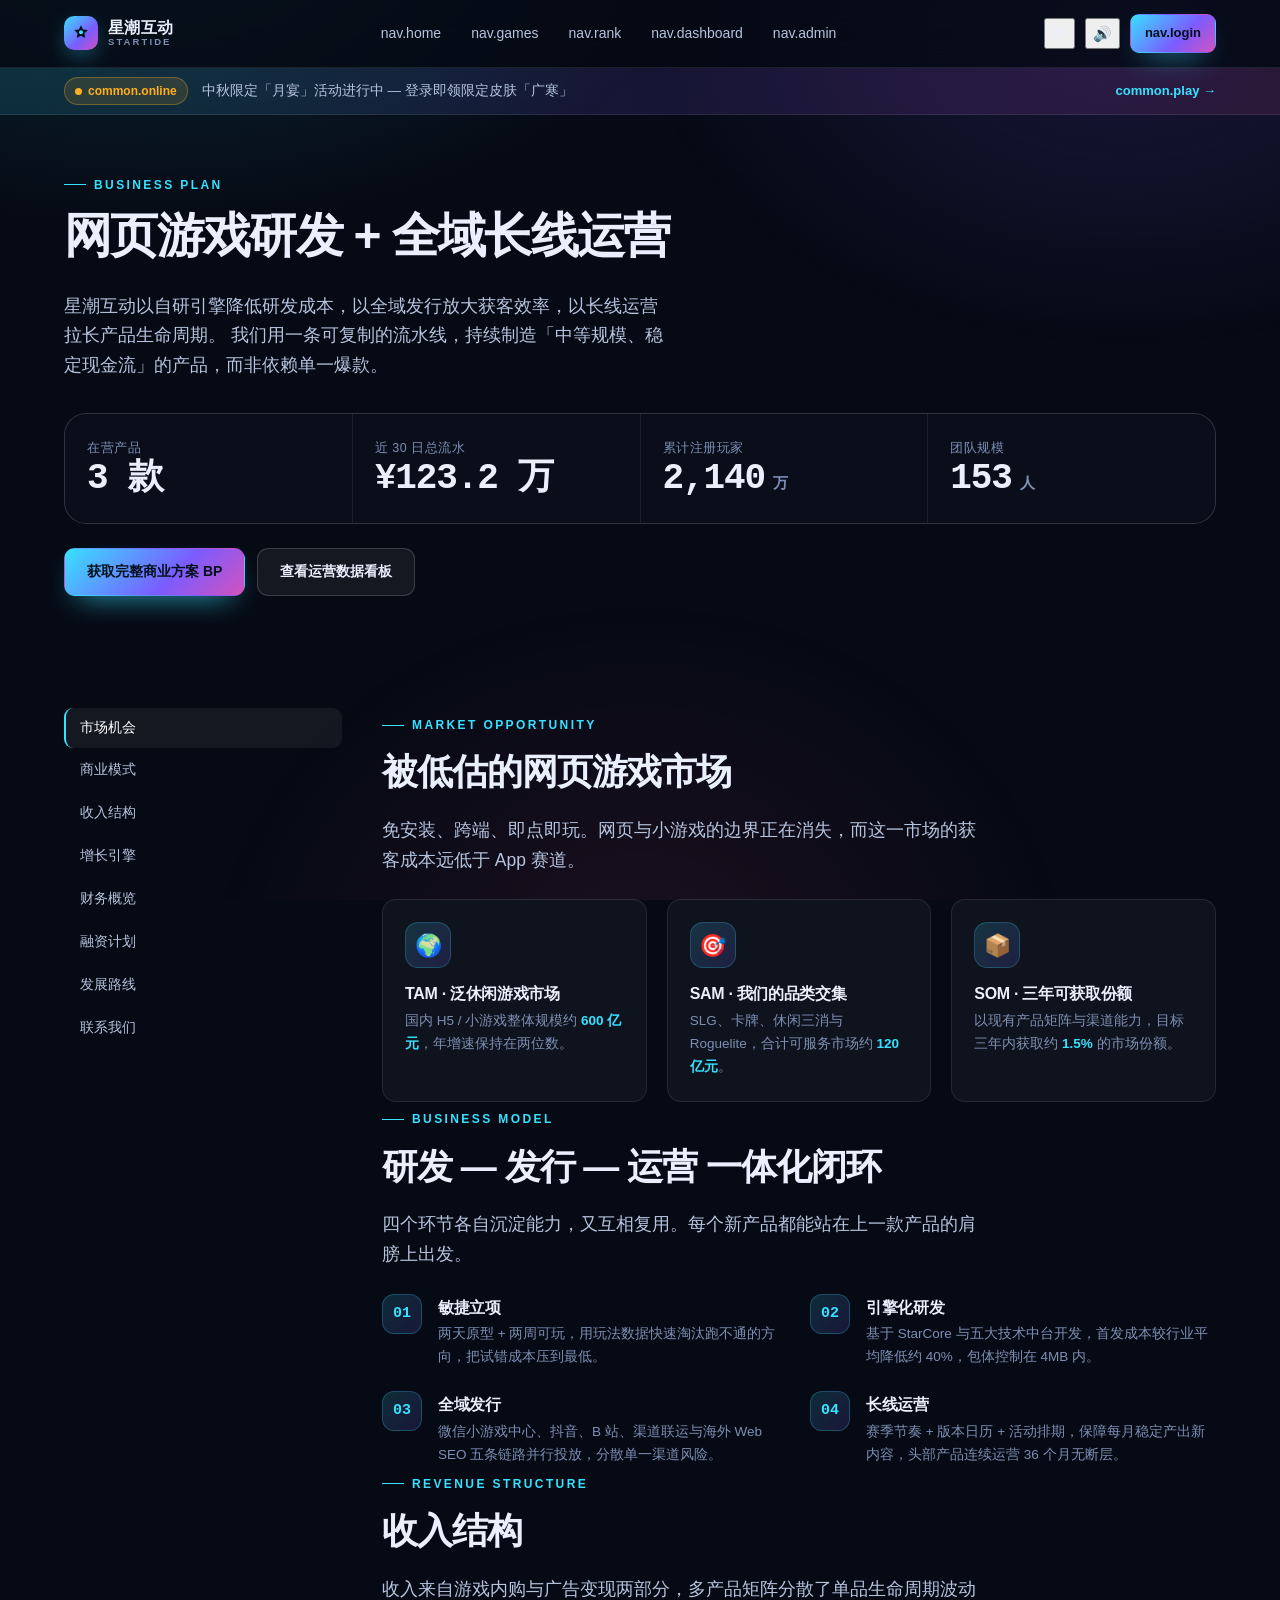
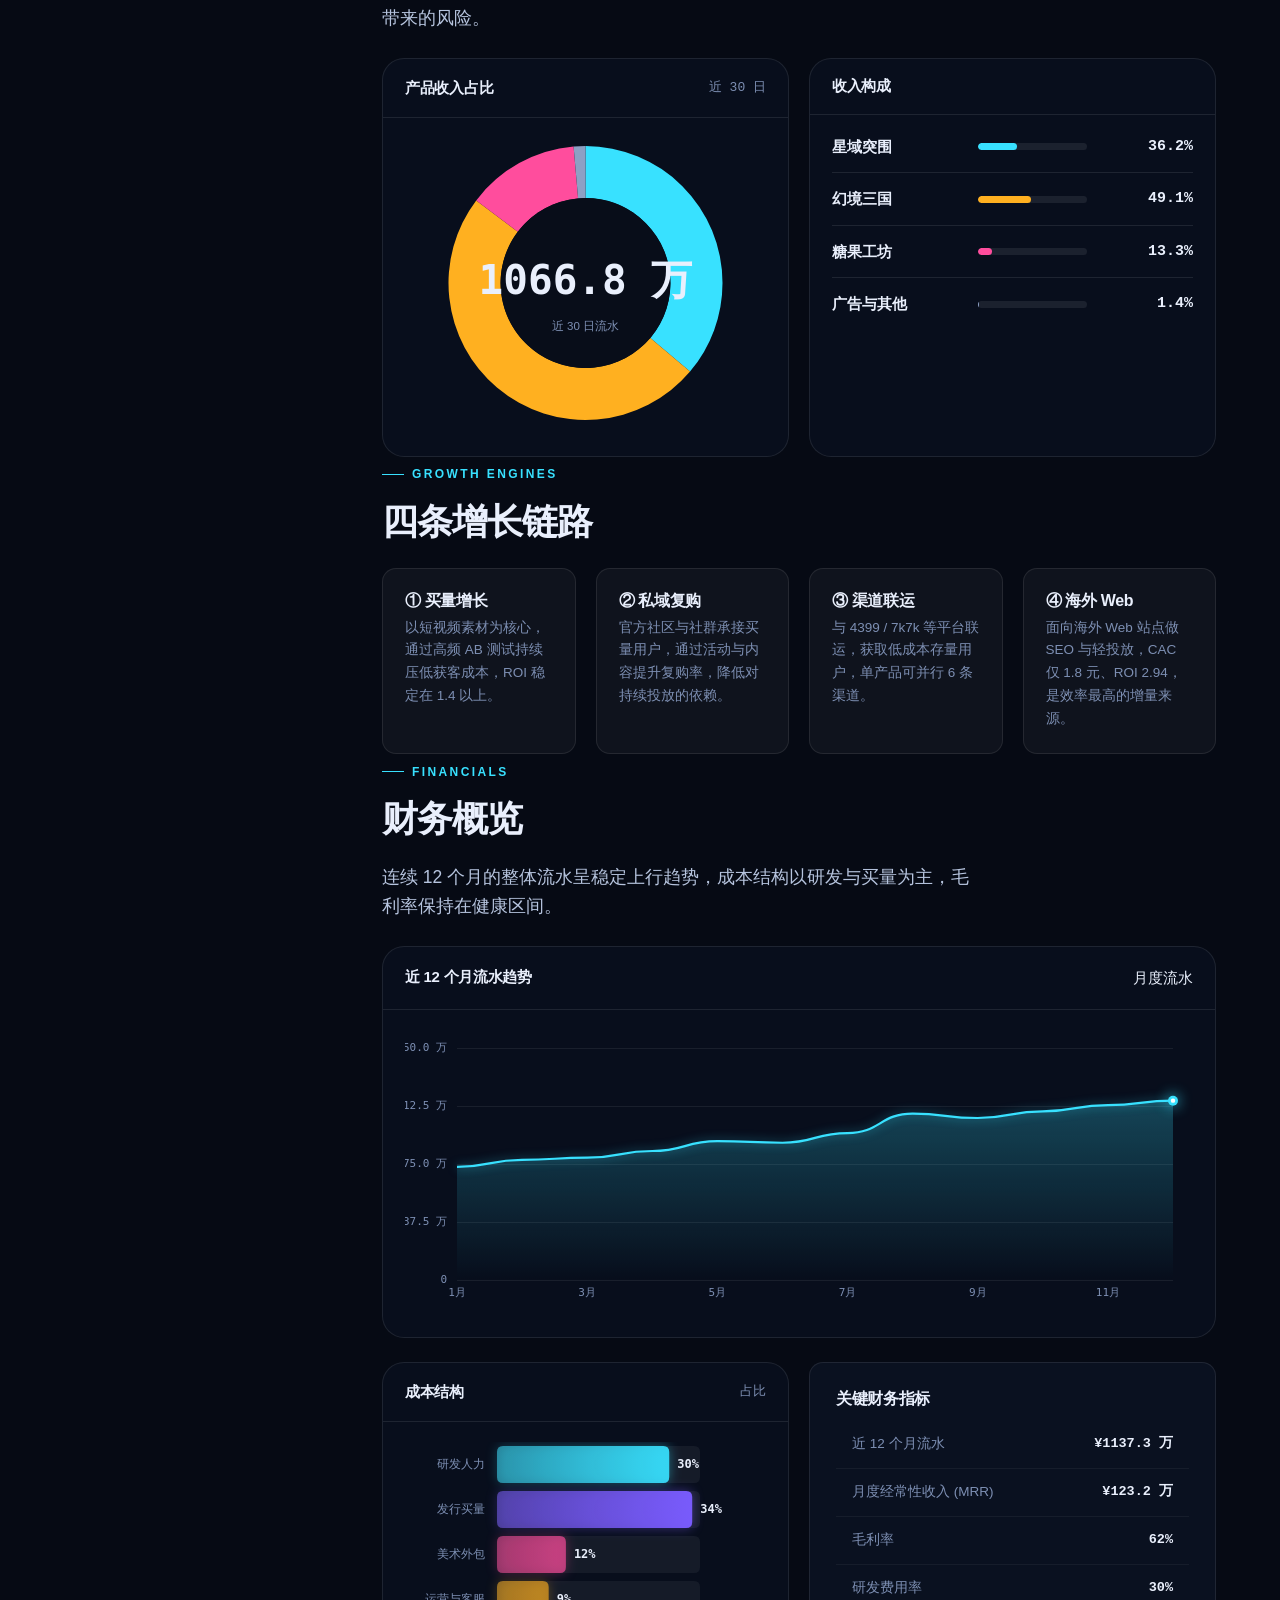
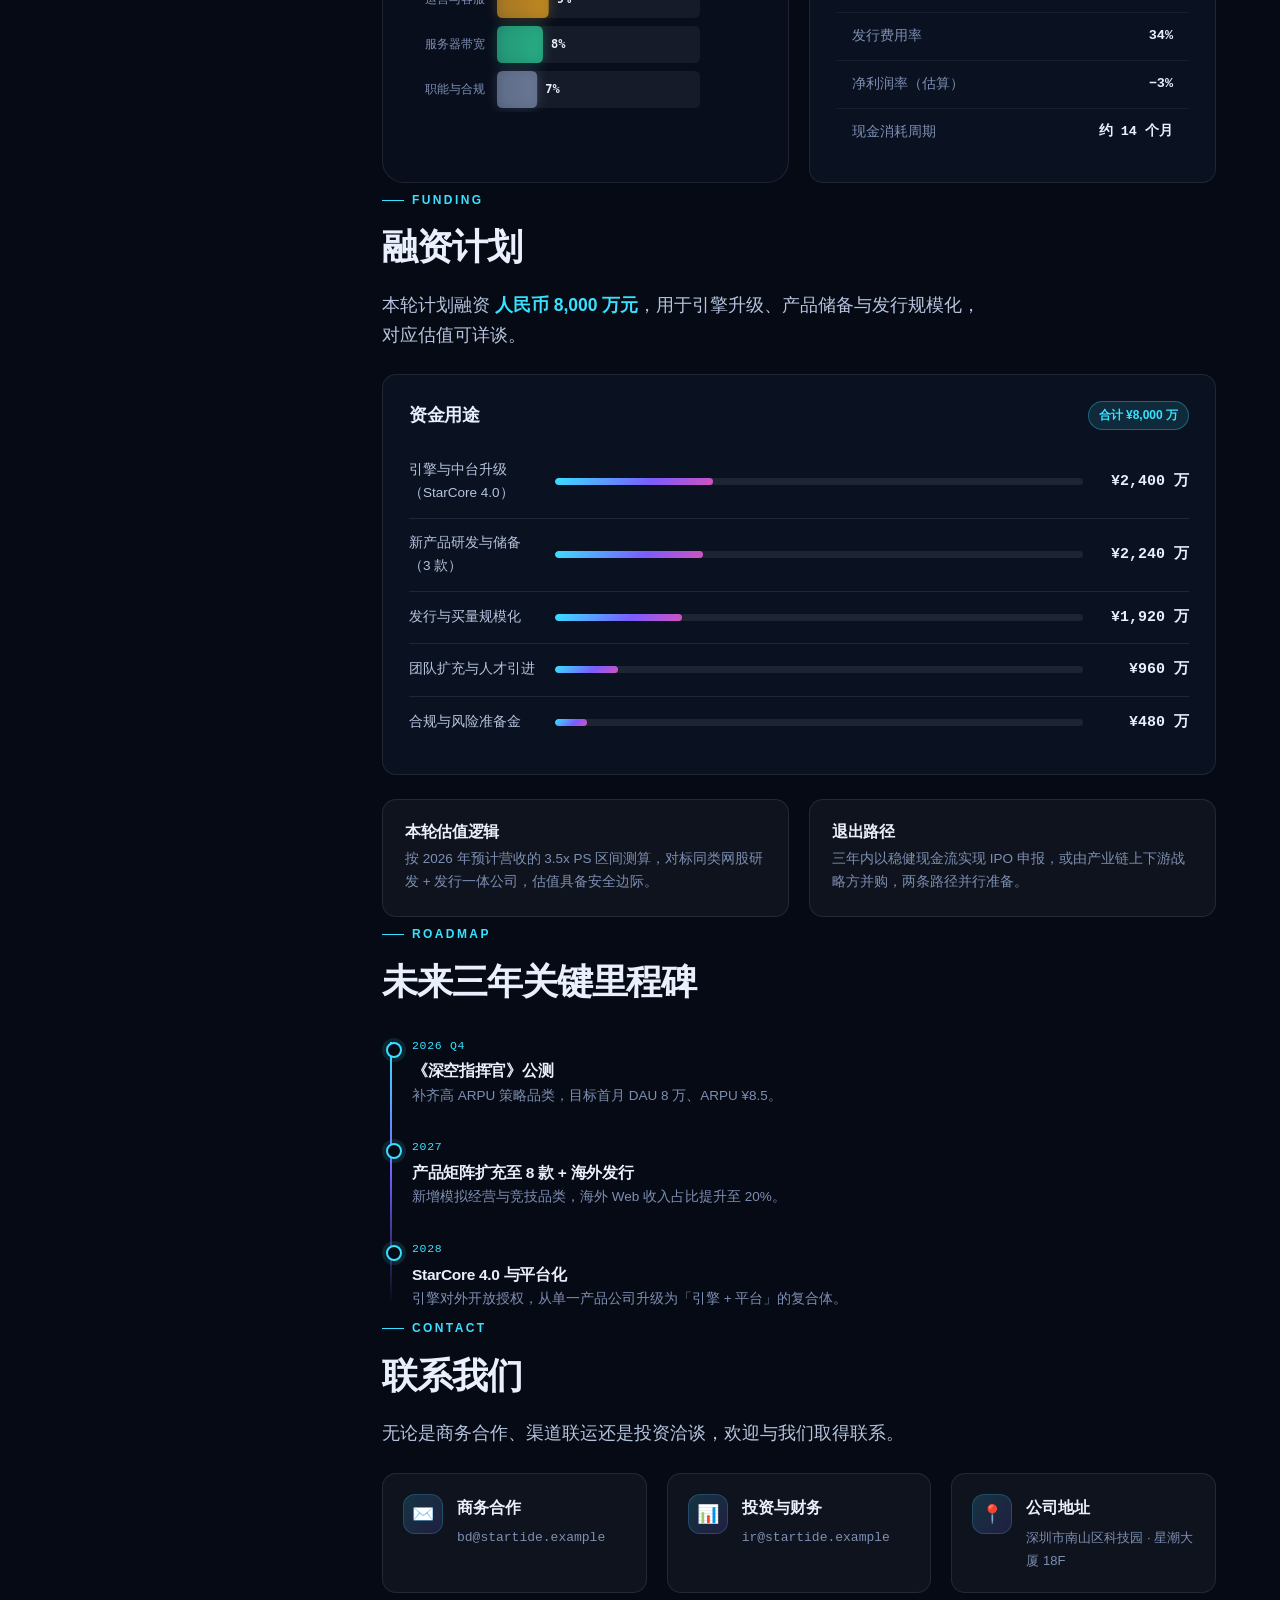
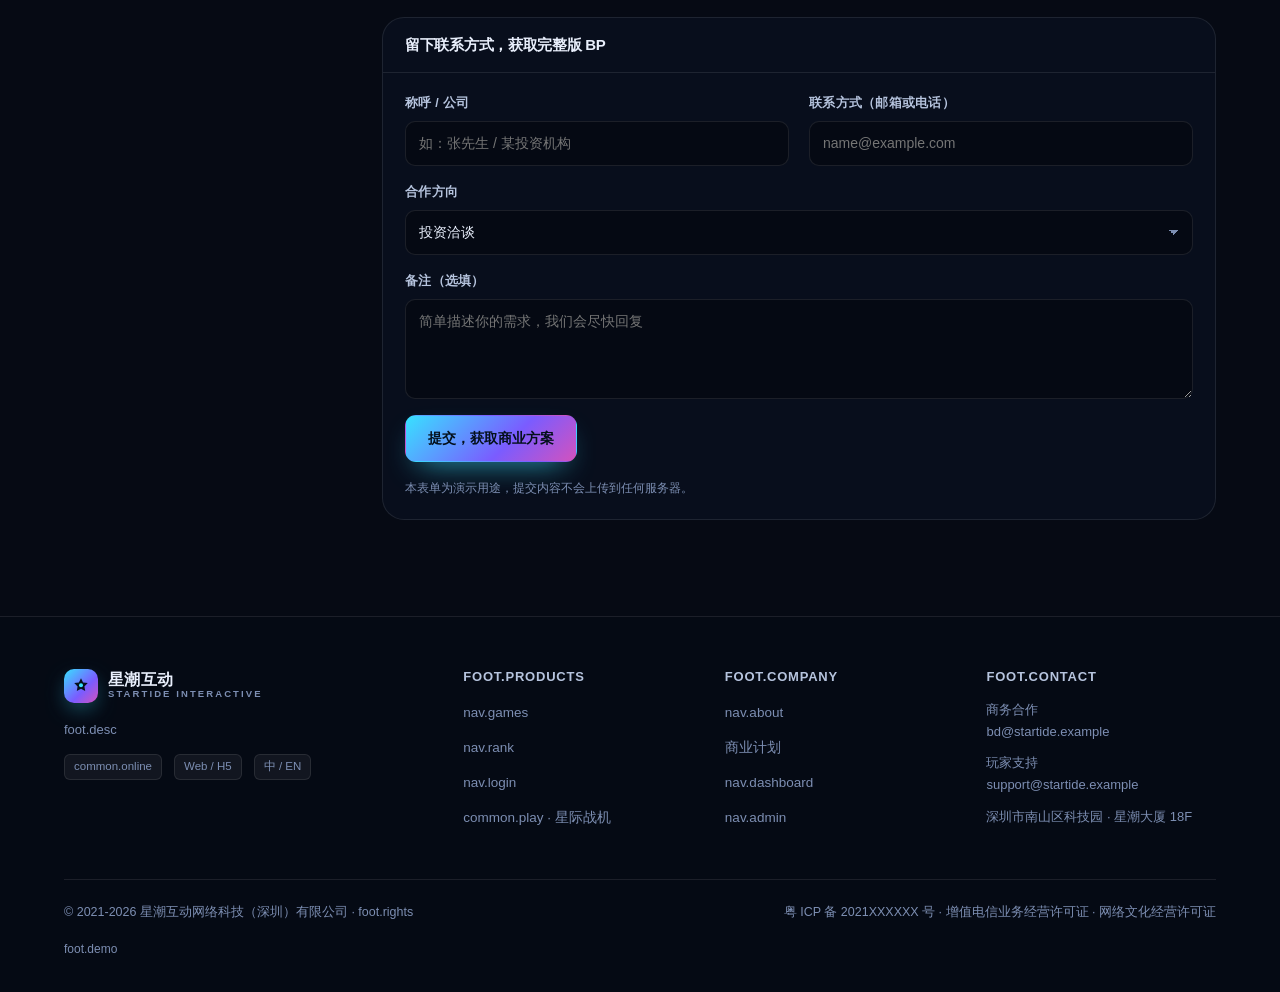
<file: business-plan.html>
<!DOCTYPE html>
<html lang="zh-CN">
<head>
<meta charset="UTF-8">
<meta name="viewport" content="width=device-width, initial-scale=1">
<title>公司与商业方案 — 星潮互动 STARTIDE</title>
<meta name="description" content="星潮互动商业方案：市场机会、商业模式、收入结构、增长引擎、财务概览与融资计划。">
<link rel="icon" href="data:image/svg+xml,<svg xmlns='http://www.w3.org/2000/svg' viewBox='0 0 100 100'><text y='.9em' font-size='90'>🚀</text></svg>">
<link rel="stylesheet" href="assets/css/base.css">
<link rel="stylesheet" href="assets/css/site.css">
<style>
  .toc { position: sticky; top: calc(var(--nav-h) + 22px); display: flex; flex-direction: column; gap: 2px; }
  .toc a { padding: 9px 14px; border-radius: 9px; font-size: 13.5px; color: var(--text-2); border-left: 2px solid transparent; transition: .18s; }
  .toc a:hover { color: #fff; background: var(--panel-2); }
  .toc a.is-on { color: #fff; border-left-color: var(--cyan); background: var(--panel-2); }
  .step { display: flex; gap: 16px; }
  .step__no { flex: 0 0 auto; width: 40px; height: 40px; border-radius: 12px; display: grid; place-items: center; font-family: var(--mono); font-weight: 800; background: var(--grad-soft); border: 1px solid rgba(56,225,255,.24); color: var(--cyan); }
  .step h4 { margin: 4px 0 6px; font-size: 15.5px; }
  .step p { margin: 0; font-size: 13.5px; color: var(--muted); }
  .fund-row { display: grid; grid-template-columns: 130px minmax(0,1fr) 90px; gap: 16px; align-items: center; padding: 13px 0; border-bottom: 1px solid var(--line); }
  .fund-row:last-child { border-bottom: 0; }
  .fund-row__n { font-family: var(--mono); font-weight: 800; text-align: right; }
  .contact-card { display: flex; gap: 14px; align-items: flex-start; padding: 20px; border: 1px solid var(--line); border-radius: var(--r); background: var(--panel); }
  .contact-card__icon { width: 40px; height: 40px; border-radius: 12px; display: grid; place-items: center; font-size: 18px; background: var(--grad-soft); border: 1px solid rgba(56,225,255,.2); flex: 0 0 auto; }
  .kpi-strip { display: grid; grid-template-columns: repeat(4, minmax(0,1fr)); gap: 1px; background: var(--line); border: 1px solid var(--line); border-radius: var(--r-lg); overflow: hidden; }
  .kpi-strip__item { background: rgba(9,14,26,.92); padding: 24px 22px; }
  @media (max-width: 900px) { .toc { display: none; } }
  @media (max-width: 1080px) { .kpi-strip { grid-template-columns: repeat(2, minmax(0,1fr)); } }
  @media (max-width: 640px) { .kpi-strip { grid-template-columns: minmax(0,1fr); } .fund-row { grid-template-columns: minmax(0,1fr) 70px; } }
</style>
</head>
<body data-page="plan">
<div class="page">
  <div data-nav></div>

  <section class="section section--tight" style="padding-top:52px">
    <div class="wrap">
      <span class="eyebrow">Business Plan</span>
      <h1 class="h1" style="font-size:clamp(30px,4.2vw,48px)">网页游戏研发 + 全域长线运营</h1>
      <p class="lead">
        星潮互动以自研引擎降低研发成本，以全域发行放大获客效率，以长线运营拉长产品生命周期。
        我们用一条可复制的流水线，持续制造「中等规模、稳定现金流」的产品，而非依赖单一爆款。
      </p>

      <div class="kpi-strip mt32">
        <div class="kpi-strip__item"><div class="stat__label">在营产品</div><div class="stat__value" id="p1">—</div></div>
        <div class="kpi-strip__item"><div class="stat__label">近 30 日总流水</div><div class="stat__value" id="p2">—</div></div>
        <div class="kpi-strip__item"><div class="stat__label">累计注册玩家</div><div class="stat__value">2,140<span style="font-size:15px;color:var(--muted)"> 万</span></div></div>
        <div class="kpi-strip__item"><div class="stat__label">团队规模</div><div class="stat__value">153<span style="font-size:15px;color:var(--muted)"> 人</span></div></div>
      </div>

      <div class="wrapflex mt24">
        <a class="btn btn--primary" href="#contact">获取完整商业方案 BP</a>
        <a class="btn" href="dashboard.html">查看运营数据看板</a>
      </div>
    </div>
  </section>

  <section class="section section--tight">
    <div class="wrap grid g-1-3" style="gap:40px;align-items:start">
      <nav class="toc" id="toc">
        <a href="#market" class="is-on">市场机会</a>
        <a href="#model">商业模式</a>
        <a href="#revenue">收入结构</a>
        <a href="#growth">增长引擎</a>
        <a href="#finance">财务概览</a>
        <a href="#funding">融资计划</a>
        <a href="#roadmap">发展路线</a>
        <a href="#contact">联系我们</a>
      </nav>

      <div>
        <!-- 市场机会 -->
        <div id="market" class="mb48">
          <span class="eyebrow">Market Opportunity</span>
          <h2 class="h2">被低估的网页游戏市场</h2>
          <p class="lead">免安装、跨端、即点即玩。网页与小游戏的边界正在消失，而这一市场的获客成本远低于 App 赛道。</p>
          <div class="grid g3 mt24">
            <div class="card card--hover reveal">
              <div class="fcard__icon">🌍</div>
              <h3 class="card__title">TAM · 泛休闲游戏市场</h3>
              <p class="card__desc">国内 H5 / 小游戏整体规模约 <b class="c-cyan">600 亿元</b>，年增速保持在两位数。</p>
            </div>
            <div class="card card--hover reveal" data-delay="80">
              <div class="fcard__icon">🎯</div>
              <h3 class="card__title">SAM · 我们的品类交集</h3>
              <p class="card__desc">SLG、卡牌、休闲三消与 Roguelite，合计可服务市场约 <b class="c-cyan">120 亿元</b>。</p>
            </div>
            <div class="card card--hover reveal" data-delay="160">
              <div class="fcard__icon">📦</div>
              <h3 class="card__title">SOM · 三年可获取份额</h3>
              <p class="card__desc">以现有产品矩阵与渠道能力，目标三年内获取约 <b class="c-cyan">1.5%</b> 的市场份额。</p>
            </div>
          </div>
        </div>

        <!-- 商业模式 -->
        <div id="model" class="mb48">
          <span class="eyebrow">Business Model</span>
          <h2 class="h2">研发 — 发行 — 运营 一体化闭环</h2>
          <p class="lead">四个环节各自沉淀能力，又互相复用。每个新产品都能站在上一款产品的肩膀上出发。</p>
          <div class="grid g2 mt24" style="gap:22px">
            <div class="step reveal"><div class="step__no">01</div><div><h4>敏捷立项</h4><p>两天原型 + 两周可玩，用玩法数据快速淘汰跑不通的方向，把试错成本压到最低。</p></div></div>
            <div class="step reveal" data-delay="60"><div class="step__no">02</div><div><h4>引擎化研发</h4><p>基于 StarCore 与五大技术中台开发，首发成本较行业平均降低约 40%，包体控制在 4MB 内。</p></div></div>
            <div class="step reveal" data-delay="120"><div class="step__no">03</div><div><h4>全域发行</h4><p>微信小游戏中心、抖音、B 站、渠道联运与海外 Web SEO 五条链路并行投放，分散单一渠道风险。</p></div></div>
            <div class="step reveal" data-delay="180"><div class="step__no">04</div><div><h4>长线运营</h4><p>赛季节奏 + 版本日历 + 活动排期，保障每月稳定产出新内容，头部产品连续运营 36 个月无断层。</p></div></div>
          </div>
        </div>

        <!-- 收入结构 -->
        <div id="revenue" class="mb48">
          <span class="eyebrow">Revenue Structure</span>
          <h2 class="h2">收入结构</h2>
          <p class="lead">收入来自游戏内购与广告变现两部分，多产品矩阵分散了单品生命周期波动带来的风险。</p>
          <div class="grid g2 mt24" style="gap:20px">
            <div class="panel reveal">
              <div class="panel__head"><h3>产品收入占比</h3><span class="muted small mono">近 30 日</span></div>
              <div class="panel__body chart-box"><canvas id="revDonut" style="width:100%;height:290px"></canvas></div>
            </div>
            <div class="panel reveal" data-delay="100">
              <div class="panel__head"><h3>收入构成</h3></div>
              <div class="panel__body" id="revList" style="padding-top:6px;padding-bottom:6px"></div>
            </div>
          </div>
        </div>

        <!-- 增长引擎 -->
        <div id="growth" class="mb48">
          <span class="eyebrow">Growth Engines</span>
          <h2 class="h2">四条增长链路</h2>
          <div class="grid g4 mt24">
            <div class="card card--hover reveal"><h3 class="card__title">① 买量增长</h3><p class="card__desc">以短视频素材为核心，通过高频 AB 测试持续压低获客成本，ROI 稳定在 1.4 以上。</p></div>
            <div class="card card--hover reveal" data-delay="60"><h3 class="card__title">② 私域复购</h3><p class="card__desc">官方社区与社群承接买量用户，通过活动与内容提升复购率，降低对持续投放的依赖。</p></div>
            <div class="card card--hover reveal" data-delay="120"><h3 class="card__title">③ 渠道联运</h3><p class="card__desc">与 4399 / 7k7k 等平台联运，获取低成本存量用户，单产品可并行 6 条渠道。</p></div>
            <div class="card card--hover reveal" data-delay="180"><h3 class="card__title">④ 海外 Web</h3><p class="card__desc">面向海外 Web 站点做 SEO 与轻投放，CAC 仅 1.8 元、ROI 2.94，是效率最高的增量来源。</p></div>
          </div>
        </div>

        <!-- 财务概览 -->
        <div id="finance" class="mb48">
          <span class="eyebrow">Financials</span>
          <h2 class="h2">财务概览</h2>
          <p class="lead">连续 12 个月的整体流水呈稳定上行趋势，成本结构以研发与买量为主，毛利率保持在健康区间。</p>
          <div class="panel mt24 reveal">
            <div class="panel__head"><h3>近 12 个月流水趋势</h3><div class="legend"><span><i style="background:#38e1ff"></i>月度流水</span></div></div>
            <div class="panel__body chart-box"><canvas id="finChart" style="width:100%;height:280px"></canvas></div>
          </div>
          <div class="grid g2 mt24" style="gap:20px">
            <div class="panel reveal">
              <div class="panel__head"><h3>成本结构</h3><span class="muted small mono">占比</span></div>
              <div class="panel__body chart-box"><canvas id="costChart" style="width:100%;height:270px"></canvas></div>
            </div>
            <div class="card card--solid reveal" data-delay="100" style="padding:26px">
              <h3 class="card__title">关键财务指标</h3>
              <div class="tbl-wrap" style="margin-top:12px">
                <table class="tbl" style="min-width:0" id="finTable"></table>
              </div>
            </div>
          </div>
        </div>

        <!-- 融资计划 -->
        <div id="funding" class="mb48">
          <span class="eyebrow">Funding</span>
          <h2 class="h2">融资计划</h2>
          <p class="lead">本轮计划融资 <b class="c-cyan">人民币 8,000 万元</b>，用于引擎升级、产品储备与发行规模化，对应估值可详谈。</p>
          <div class="card card--solid mt24 reveal" style="padding:26px">
            <div class="between mb16"><h3 class="mb0">资金用途</h3><span class="badge badge--cyan">合计 ¥8,000 万</span></div>
            <div id="fundList"></div>
          </div>
          <div class="grid g2 mt24" style="gap:20px">
            <div class="card reveal"><h3 class="card__title">本轮估值逻辑</h3><p class="card__desc mb0">按 2026 年预计营收的 3.5x PS 区间测算，对标同类网股研发 + 发行一体公司，估值具备安全边际。</p></div>
            <div class="card reveal" data-delay="80"><h3 class="card__title">退出路径</h3><p class="card__desc mb0">三年内以稳健现金流实现 IPO 申报，或由产业链上下游战略方并购，两条路径并行准备。</p></div>
          </div>
        </div>

        <!-- 发展路线 -->
        <div id="roadmap" class="mb48">
          <span class="eyebrow">Roadmap</span>
          <h2 class="h2">未来三年关键里程碑</h2>
          <div class="timeline mt32">
            <div class="tl-item"><div class="tl-date">2026 Q4</div><h4>《深空指挥官》公测</h4><p>补齐高 ARPU 策略品类，目标首月 DAU 8 万、ARPU ¥8.5。</p></div>
            <div class="tl-item"><div class="tl-date">2027</div><h4>产品矩阵扩充至 8 款 + 海外发行</h4><p>新增模拟经营与竞技品类，海外 Web 收入占比提升至 20%。</p></div>
            <div class="tl-item"><div class="tl-date">2028</div><h4>StarCore 4.0 与平台化</h4><p>引擎对外开放授权，从单一产品公司升级为「引擎 + 平台」的复合体。</p></div>
          </div>
        </div>

        <!-- 联系 -->
        <div id="contact">
          <span class="eyebrow">Contact</span>
          <h2 class="h2">联系我们</h2>
          <p class="lead">无论是商务合作、渠道联运还是投资洽谈，欢迎与我们取得联系。</p>
          <div class="grid g3 mt24">
            <div class="contact-card reveal"><div class="contact-card__icon">✉️</div><div><div class="card__title">商务合作</div><div class="muted small mono">bd@startide.example</div></div></div>
            <div class="contact-card reveal" data-delay="60"><div class="contact-card__icon">📊</div><div><div class="card__title">投资与财务</div><div class="muted small mono">ir@startide.example</div></div></div>
            <div class="contact-card reveal" data-delay="120"><div class="contact-card__icon">📍</div><div><div class="card__title">公司地址</div><div class="muted small" id="office">—</div></div></div>
          </div>

          <div class="panel mt24 reveal">
            <div class="panel__head"><h3>留下联系方式，获取完整版 BP</h3></div>
            <div class="panel__body">
              <div class="grid g2" style="gap:0 20px">
                <div class="field"><label>称呼 / 公司</label><input class="input" id="fName" placeholder="如：张先生 / 某投资机构"></div>
                <div class="field"><label>联系方式（邮箱或电话）</label><input class="input" id="fContact" placeholder="name@example.com"></div>
              </div>
              <div class="field"><label>合作方向</label>
                <select class="select" id="fType">
                  <option>投资洽谈</option><option>渠道联运</option><option>IP / 内容合作</option><option>技术 / 引擎授权</option><option>其他</option>
                </select>
              </div>
              <div class="field"><label>备注（选填）</label><textarea class="textarea" id="fMsg" placeholder="简单描述你的需求，我们会尽快回复"></textarea></div>
              <button class="btn btn--primary" id="sendBtn">提交，获取商业方案</button>
              <p class="hint mt16 mb0">本表单为演示用途，提交内容不会上传到任何服务器。</p>
            </div>
          </div>
        </div>
      </div>
    </div>
  </section>

  <div data-footer></div>
</div>

<script src="assets/js/ui.js"></script>
<script src="assets/js/store.js"></script>
<script src="assets/js/layout.js"></script>
<script src="assets/js/charts.js"></script>
<script>
(function () {
  var db = Store.get(), m = db.metrics, s = Store.summary();
  document.getElementById('p1').textContent = s.onlineGames + ' 款';
  document.getElementById('p2').textContent = UI.fmtMoney(s.revenueMonth);
  document.getElementById('office').textContent = db.company.office;

  /* ---------- 收入结构 ---------- */
  var CH = Charts.colors;
  var online = db.games.filter(function (g) { return g.online; });
  var revItems = online.map(function (g) { return { label: g.name, value: g.revenueMonth, color: g.hue }; });
  var other = Math.round(s.revenueMonth * 0.12);
  revItems.push({ label: '广告与其他', value: other, color: '#8da0c4' });

  Charts.donut(document.getElementById('revDonut'), {
    items: revItems,
    centerText: UI.fmtCompact(Store.sum(revItems.map(function (r) { return r.value; }))),
    centerSub: '近 30 日流水',
    tipFmt: function (v) { return UI.fmtMoney(v); }
  });
  var revTotal = Store.sum(revItems.map(function (r) { return r.value; }));
  document.getElementById('revList').innerHTML = revItems.map(function (r) {
    return '<div class="fund-row">' +
      '<div style="font-weight:700">' + UI.esc(r.label) + '</div>' +
      '<div class="bar" data-fill="' + Math.round((r.value / revTotal) * 100) + '"><i style="width:0;background:' + r.color + '"></i></div>' +
      '<div class="fund-row__n">' + ((r.value / revTotal) * 100).toFixed(1) + '%</div>' +
      '</div>';
  }).join('');

  /* ---------- 财务趋势（12 个月，由种子随机生成，可复现） ---------- */
  var rnd = Store.mulberry32(20260914);
  var months = [], finData = [];
  var now = new Date();
  var base = s.revenueMonth;
  for (var i = 11; i >= 0; i--) {
    var d = new Date(now.getFullYear(), now.getMonth() - i, 1);
    months.push((d.getMonth() + 1) + '月');
    var growth = Math.pow(0.955, i);
    finData.push(Math.round(base * growth * (0.94 + rnd() * 0.12)));
  }
  Charts.area(document.getElementById('finChart'), {
    labels: months,
    series: [{ name: '月度流水', color: CH.cyan, data: finData }],
    fmtY: function (v) { return UI.fmtCompact(v); },
    tipFmt: function (v) { return UI.fmtMoney(v); }
  });

  /* ---------- 成本结构 ---------- */
  var costs = [
    { label: '研发人力', value: 30, color: CH.cyan },
    { label: '发行买量', value: 34, color: CH.violet },
    { label: '美术外包', value: 12, color: CH.pink },
    { label: '运营与客服', value: 9, color: CH.amber },
    { label: '服务器带宽', value: 8, color: CH.green },
    { label: '职能与合规', value: 7, color: '#8da0c4' }
  ];
  Charts.hbar(document.getElementById('costChart'), {
    items: costs,
    labelWidth: 92,
    valueFmt: function (v) { return v + '%'; }
  });

  /* ---------- 关键财务指标 ---------- */
  var grossMargin = 62;
  var finRows = [
    ['近 12 个月流水', UI.fmtMoney(Store.sum(finData))],
    ['月度经常性收入 (MRR)', UI.fmtMoney(s.revenueMonth)],
    ['毛利率', grossMargin + '%'],
    ['研发费用率', '30%'],
    ['发行费用率', '34%'],
    ['净利润率（估算）', '−3%'],
    ['现金消耗周期', '约 14 个月']
  ];
  document.getElementById('finTable').innerHTML =
    '<tbody>' + finRows.map(function (r) {
      return '<tr><td class="muted">' + r[0] + '</td><td class="num" style="text-align:right;font-weight:700">' + r[1] + '</td></tr>';
    }).join('') + '</tbody>';

  /* ---------- 资金用途 ---------- */
  var funds = [
    { label: '引擎与中台升级（StarCore 4.0）', pct: 30, amt: '¥2,400 万' },
    { label: '新产品研发与储备（3 款）', pct: 28, amt: '¥2,240 万' },
    { label: '发行与买量规模化', pct: 24, amt: '¥1,920 万' },
    { label: '团队扩充与人才引进', pct: 12, amt: '¥960 万' },
    { label: '合规与风险准备金', pct: 6, amt: '¥480 万' }
  ];
  document.getElementById('fundList').innerHTML = funds.map(function (f) {
    return '<div class="fund-row">' +
      '<div style="font-size:13.5px;color:var(--text-2)">' + UI.esc(f.label) + '</div>' +
      '<div class="bar" data-fill="' + f.pct + '"><i style="width:0"></i></div>' +
      '<div class="fund-row__n">' + f.amt + '</div>' +
      '</div>';
  }).join('');

  /* ---------- 表单 ---------- */
  document.getElementById('sendBtn').addEventListener('click', function () {
    var name = document.getElementById('fName').value.trim();
    var contact = document.getElementById('fContact').value.trim();
    if (!name || !contact) { UI.toast('请先填写称呼与联系方式', 'warn'); return; }
    UI.toast('提交成功，我们会在 1-2 个工作日内联系你', 'ok');
    document.getElementById('fName').value = '';
    document.getElementById('fContact').value = '';
    document.getElementById('fMsg').value = '';
  });

  /* ---------- 目录高亮 ---------- */
  var links = Array.prototype.slice.call(document.querySelectorAll('#toc a'));
  var sections = links.map(function (a) { return document.querySelector(a.getAttribute('href')); });
  function onScroll() {
    var y = window.scrollY + 140, cur = 0;
    sections.forEach(function (sec, i) { if (sec && sec.offsetTop <= y) cur = i; });
    links.forEach(function (a, i) { a.classList.toggle('is-on', i === cur); });
  }
  window.addEventListener('scroll', onScroll, { passive: true });
  onScroll();

  UI.initBars();
})();
</script>
</body>
</html>
</file>
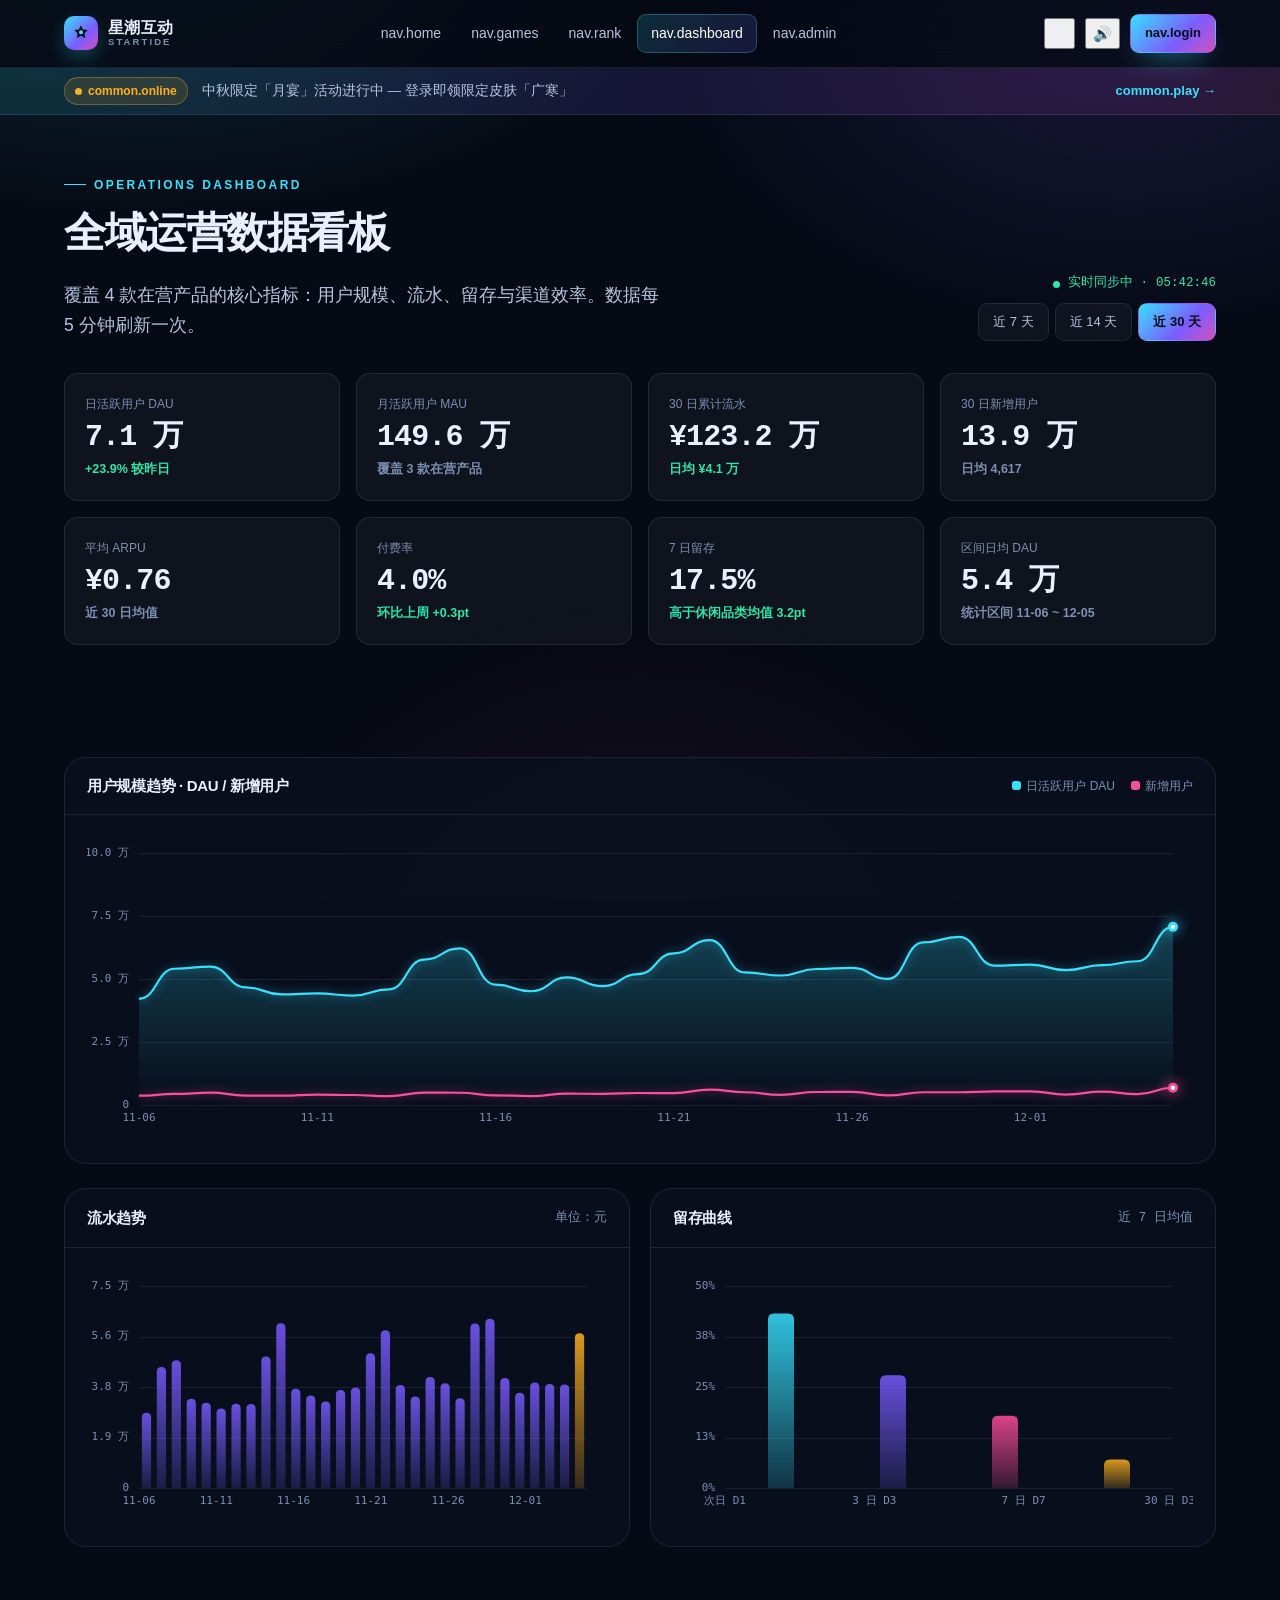
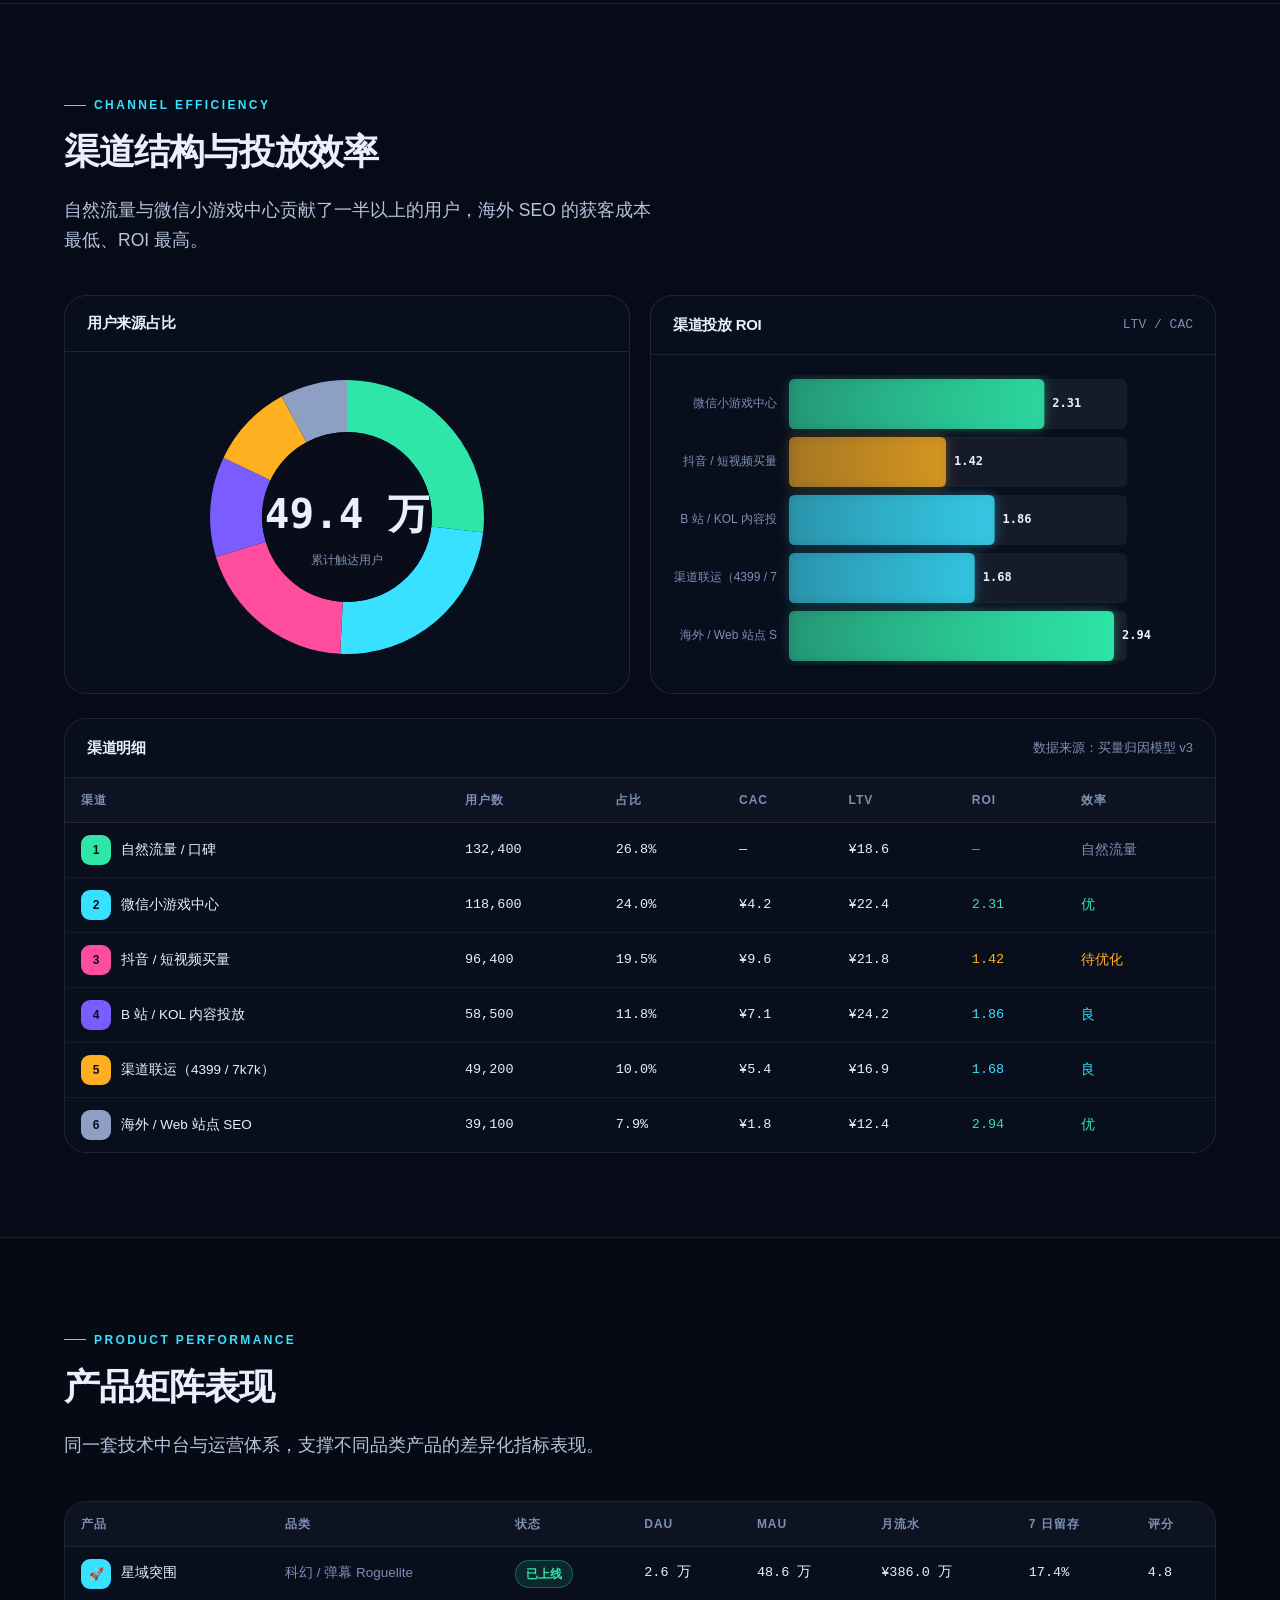
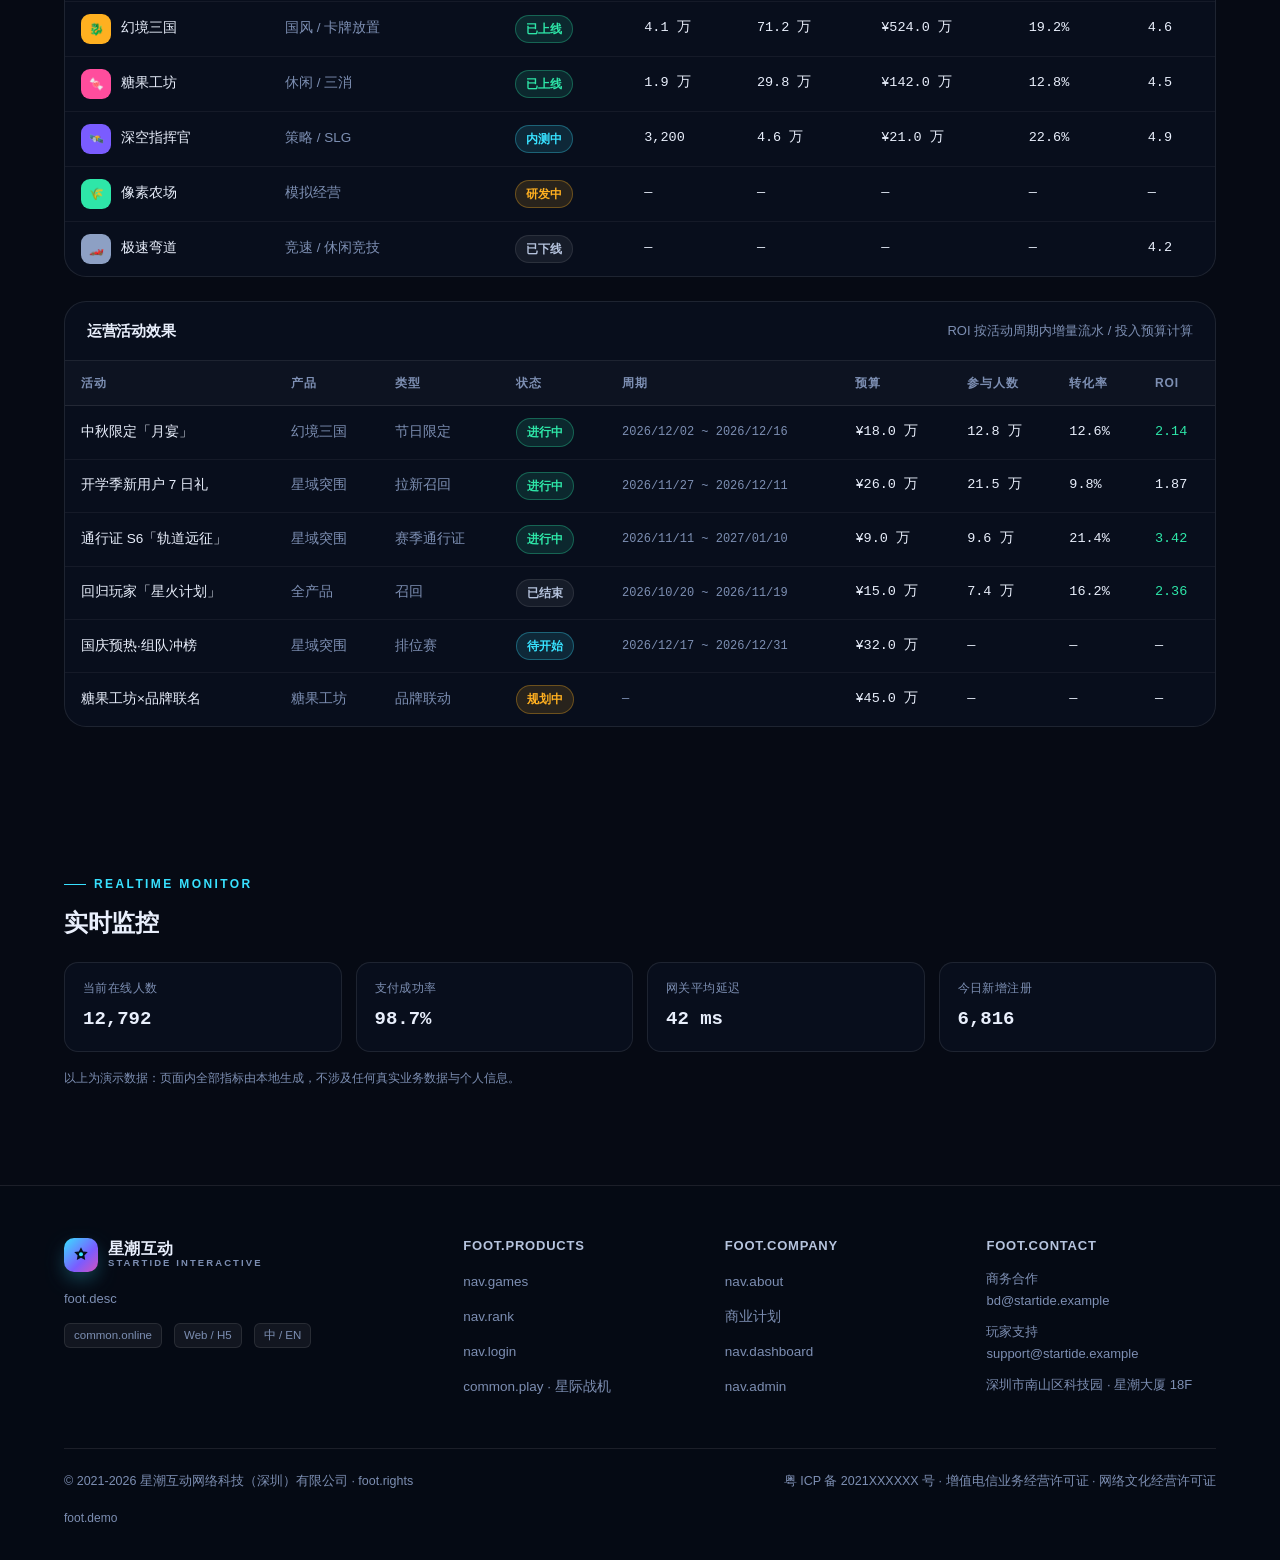
<file: dashboard.html>
<!DOCTYPE html>
<html lang="zh-CN">
<head>
<meta charset="UTF-8">
<meta name="viewport" content="width=device-width, initial-scale=1">
<title>运营数据看板 — 星潮互动 STARTIDE</title>
<meta name="description" content="星潮互动全域运营数据看板：DAU / MAU、流水、留存、渠道 ROI、产品矩阵表现与实时监控。">
<link rel="icon" href="data:image/svg+xml,<svg xmlns='http://www.w3.org/2000/svg' viewBox='0 0 100 100'><text y='.9em' font-size='90'>🚀</text></svg>">
<link rel="stylesheet" href="assets/css/base.css">
<link rel="stylesheet" href="assets/css/site.css">
<style>
  .dash-head { display: flex; align-items: flex-end; justify-content: space-between; gap: 20px; flex-wrap: wrap; }
  .kpi { display: grid; grid-template-columns: repeat(4, minmax(0,1fr)); gap: 16px; }
  .kpi__item { border: 1px solid var(--line); border-radius: var(--r); background: var(--panel); padding: 20px; }
  .kpi__k { font-size: 12px; color: var(--muted); display: flex; align-items: center; gap: 6px; }
  .kpi__v { font-size: clamp(22px, 2.4vw, 30px); font-weight: 800; font-family: var(--mono); letter-spacing: -.03em; line-height: 1.15; margin-top: 6px; }
  .kpi__d { font-size: 12.5px; font-weight: 700; margin-top: 4px; }
  .range { display: flex; gap: 6px; }
  .rchip { padding: 7px 14px; border-radius: 9px; border: 1px solid var(--line); background: var(--panel); font-size: 13px; cursor: pointer; transition: .16s; color: var(--text-2); }
  .rchip:hover { color: #fff; border-color: rgba(56,225,255,.45); }
  .rchip.is-on { background: var(--grad); color: #04101c; font-weight: 700; border-color: transparent; }
  .chart-box { position: relative; }
  .live { display: inline-flex; align-items: center; gap: 8px; font-size: 12.5px; color: var(--green); font-family: var(--mono); }
  .live .dot { background: var(--green); }
  .mon { display: grid; grid-template-columns: repeat(4, minmax(0,1fr)); gap: 14px; }
  .mon__item { border: 1px solid var(--line); border-radius: var(--r); background: rgba(10,17,32,.72); padding: 16px 18px; }
  .mon__k { font-size: 11.5px; color: var(--muted); letter-spacing: .04em; }
  .mon__v { font-size: 19px; font-weight: 800; font-family: var(--mono); margin-top: 4px; }
  .legend { display: flex; gap: 16px; flex-wrap: wrap; font-size: 12px; color: var(--muted); }
  .legend i { display: inline-block; width: 9px; height: 9px; border-radius: 3px; margin-right: 5px; }
  @media (max-width: 1080px) { .kpi, .mon { grid-template-columns: repeat(2, minmax(0,1fr)); } }
  @media (max-width: 640px) { .kpi, .mon { grid-template-columns: minmax(0,1fr); } }
</style>
</head>
<body data-page="dashboard">
<div class="page">
  <div data-nav></div>

  <section class="section section--tight" style="padding-top:52px">
    <div class="wrap">
      <div class="dash-head mb32">
        <div>
          <span class="eyebrow">Operations Dashboard</span>
          <h1 class="h1" style="font-size:clamp(28px,3.6vw,42px)">全域运营数据看板</h1>
          <p class="lead mb0">覆盖 4 款在营产品的核心指标：用户规模、流水、留存与渠道效率。数据每 5 分钟刷新一次。</p>
        </div>
        <div class="tar">
          <span class="live mb8"><i class="dot dot--pulse"></i>实时同步中 · <span id="liveTime">—</span></span>
          <div class="range" id="rangeBar"></div>
        </div>
      </div>

      <div class="kpi" id="kpiGrid"></div>
    </div>
  </section>

  <section class="section section--tight">
    <div class="wrap">
      <div class="panel reveal">
        <div class="panel__head">
          <h3>用户规模趋势 · DAU / 新增用户</h3>
          <div class="legend">
            <span><i style="background:#38e1ff"></i>日活跃用户 DAU</span>
            <span><i style="background:#ff4d9d"></i>新增用户</span>
          </div>
        </div>
        <div class="panel__body chart-box"><canvas id="dauChart" style="width:100%;height:300px"></canvas></div>
      </div>

      <div class="grid g2 mt24" style="gap:20px">
        <div class="panel reveal" data-delay="80">
          <div class="panel__head"><h3>流水趋势</h3><span class="muted small mono">单位：元</span></div>
          <div class="panel__body chart-box"><canvas id="revChart" style="width:100%;height:250px"></canvas></div>
        </div>
        <div class="panel reveal" data-delay="140">
          <div class="panel__head"><h3>留存曲线</h3><span class="muted small mono">近 7 日均值</span></div>
          <div class="panel__body chart-box"><canvas id="retChart" style="width:100%;height:250px"></canvas></div>
        </div>
      </div>
    </div>
  </section>

  <section class="section" style="background:rgba(9,14,26,.55);border-top:1px solid var(--line);border-bottom:1px solid var(--line)">
    <div class="wrap">
      <div class="section__head reveal">
        <span class="eyebrow">Channel Efficiency</span>
        <h2 class="h2">渠道结构与投放效率</h2>
        <p class="lead">自然流量与微信小游戏中心贡献了一半以上的用户，海外 SEO 的获客成本最低、ROI 最高。</p>
      </div>
      <div class="grid g2" style="gap:20px">
        <div class="panel reveal">
          <div class="panel__head"><h3>用户来源占比</h3></div>
          <div class="panel__body chart-box"><canvas id="chanDonut" style="width:100%;height:290px"></canvas></div>
        </div>
        <div class="panel reveal" data-delay="100">
          <div class="panel__head"><h3>渠道投放 ROI</h3><span class="muted small mono">LTV / CAC</span></div>
          <div class="panel__body chart-box"><canvas id="roiChart" style="width:100%;height:290px"></canvas></div>
        </div>
      </div>
      <div class="panel mt24 reveal">
        <div class="panel__head"><h3>渠道明细</h3><span class="muted small">数据来源：买量归因模型 v3</span></div>
        <div class="panel__body panel__body--flush">
          <div class="tbl-wrap"><table class="tbl" id="chanTable"></table></div>
        </div>
      </div>
    </div>
  </section>

  <section class="section">
    <div class="wrap">
      <div class="section__head reveal">
        <span class="eyebrow">Product Performance</span>
        <h2 class="h2">产品矩阵表现</h2>
        <p class="lead">同一套技术中台与运营体系，支撑不同品类产品的差异化指标表现。</p>
      </div>
      <div class="panel reveal">
        <div class="panel__body panel__body--flush">
          <div class="tbl-wrap"><table class="tbl" id="gameTable"></table></div>
        </div>
      </div>

      <div class="panel mt24 reveal">
        <div class="panel__head"><h3>运营活动效果</h3><span class="muted small">ROI 按活动周期内增量流水 / 投入预算计算</span></div>
        <div class="panel__body panel__body--flush">
          <div class="tbl-wrap"><table class="tbl" id="actTable"></table></div>
        </div>
      </div>
    </div>
  </section>

  <section class="section section--tight">
    <div class="wrap">
      <span class="eyebrow">Realtime Monitor</span>
      <h2 class="h3 mb24">实时监控</h2>
      <div class="mon" id="monGrid"></div>
      <p class="tiny muted mt16 mb0">
        以上为演示数据：页面内全部指标由本地生成，不涉及任何真实业务数据与个人信息。
      </p>
    </div>
  </section>

  <div data-footer></div>
</div>

<script src="assets/js/ui.js"></script>
<script src="assets/js/store.js"></script>
<script src="assets/js/layout.js"></script>
<script src="assets/js/charts.js"></script>
<script>
(function () {
  var db = Store.get(), m = db.metrics;
  var COL = Charts.colors;

  function tail(arr, n) { return arr.slice(-n); }

  /* ---------- 区间切换 ---------- */
  var range = 30;
  var ranges = [7, 14, 30];
  document.getElementById('rangeBar').innerHTML = ranges.map(function (r) {
    return '<button class="rchip' + (r === range ? ' is-on' : '') + '" data-r="' + r + '">近 ' + r + ' 天</button>';
  }).join('');

  function setLiveTime() {
    var d = new Date();
    document.getElementById('liveTime').textContent = UI.p2(d.getHours()) + ':' + UI.p2(d.getMinutes()) + ':' + UI.p2(d.getSeconds());
  }
  setLiveTime();

  /* ---------- KPI ---------- */
  function renderKpi() {
    var s = Store.summary();
    var d = tail(m.dates, range), dauR = tail(m.dau, range), revR = tail(m.revenue, range), neuR = tail(m.newUsers, range);
    var dauAvg = Store.avg(dauR);
    var revSum = Store.sum(revR);
    var neuSum = Store.sum(neuR);
    var payRate = Store.avg(tail(m.payRate, range));
    var d7 = Store.avg(tail(m.d7, range));
    var dauDelta = s.dauDelta;

    var items = [
      { k: '日活跃用户 DAU', v: UI.fmtCompact(s.dau), d: UI.fmtPct(dauDelta) + ' 较昨日', cls: dauDelta >= 0 ? 'up' : 'down' },
      { k: '月活跃用户 MAU', v: UI.fmtCompact(s.mau), d: '覆盖 ' + s.onlineGames + ' 款在营产品', cls: 'muted' },
      { k: range + ' 日累计流水', v: UI.fmtMoney(revSum), d: '日均 ' + UI.fmtMoney(revSum / range), cls: 'up' },
      { k: range + ' 日新增用户', v: UI.fmtCompact(neuSum), d: '日均 ' + UI.fmtCompact(neuSum / range), cls: 'muted' },
      { k: '平均 ARPU', v: '¥' + Store.avg(tail(m.arpu, range)).toFixed(2), d: '近 ' + range + ' 日均值', cls: 'muted' },
      { k: '付费率', v: payRate.toFixed(1) + '%', d: '环比上周 +0.3pt', cls: 'up' },
      { k: '7 日留存', v: d7.toFixed(1) + '%', d: '高于休闲品类均值 3.2pt', cls: 'up' },
      { k: '区间日均 DAU', v: UI.fmtCompact(dauAvg), d: '统计区间 ' + d[0].slice(5) + ' ~ ' + d[d.length - 1].slice(5), cls: 'muted' }
    ];

    document.getElementById('kpiGrid').innerHTML = items.map(function (it) {
      return '' +
        '<div class="kpi__item reveal">' +
        '  <div class="kpi__k">' + UI.esc(it.k) + '</div>' +
        '  <div class="kpi__v">' + UI.esc(it.v) + '</div>' +
        '  <div class="kpi__d ' + it.cls + '">' + UI.esc(it.d) + '</div>' +
        '</div>';
    }).join('');
    UI.initReveal();
  }

  /* ---------- 图表 ---------- */
  function renderCharts() {
    var labels = tail(m.dates, range).map(function (s) { return s.slice(5); });

    Charts.area(document.getElementById('dauChart'), {
      labels: labels,
      series: [
        { name: 'DAU', color: COL.cyan, data: tail(m.dau, range) },
        { name: '新增用户', color: COL.pink, data: tail(m.newUsers, range) }
      ],
      fmtY: function (v) { return UI.fmtCompact(v); },
      tipFmt: function (v) { return UI.fmtNum(v); }
    });

    Charts.bar(document.getElementById('revChart'), {
      labels: labels,
      data: tail(m.revenue, range),
      color: function (i) { return i === range - 1 ? COL.amber : COL.violet; },
      fmtY: function (v) { return UI.fmtCompact(v); },
      tipFmt: function (v) { return UI.fmtMoney(v); }
    });

    Charts.bar(document.getElementById('retChart'), {
      labels: ['次日 D1', '3 日 D3', '7 日 D7', '30 日 D30'],
      data: [
        Store.avg(tail(m.d1, 7)),
        Store.avg(tail(m.d3, 7)),
        Store.avg(tail(m.d7, 7)),
        Store.avg(tail(m.d30, 7))
      ],
      color: function (i) { return [COL.cyan, COL.violet, COL.pink, COL.amber][i]; },
      fmtY: function (v) { return v.toFixed(0) + '%'; },
      tipFmt: function (v) { return v.toFixed(1) + '%'; }
    });
  }

  /* ---------- 渠道 ---------- */
  var CH_COLORS = ['#2ee6a8', '#38e1ff', '#ff4d9d', '#7a5cff', '#ffb020', '#8da0c4'];
  function renderChannels() {
    Charts.donut(document.getElementById('chanDonut'), {
      items: db.channels.map(function (c, i) { return { label: c.name, value: c.users, color: CH_COLORS[i % CH_COLORS.length] }; }),
      centerText: UI.fmtCompact(Store.sum(db.channels.map(function (c) { return c.users; }))),
      centerSub: '累计触达用户',
      tipFmt: function (v) { return UI.fmtNum(v); }
    });

    Charts.hbar(document.getElementById('roiChart'), {
      items: db.channels.filter(function (c) { return c.roi > 0; }).map(function (c, i) {
        return { label: c.name, value: c.roi, color: c.roi >= 2 ? COL.green : (c.roi >= 1.6 ? COL.cyan : COL.amber) };
      }),
      labelWidth: 116,
      valueFmt: function (v) { return v.toFixed(2); }
    });

    document.getElementById('chanTable').innerHTML =
      '<thead><tr><th>渠道</th><th>用户数</th><th>占比</th><th>CAC</th><th>LTV</th><th>ROI</th><th>效率</th></tr></thead><tbody>' +
      db.channels.map(function (c, i) {
        var eff = c.roi === 0 ? '自然流量' : (c.roi >= 2 ? '优' : c.roi >= 1.6 ? '良' : '待优化');
        var cls = c.roi >= 2 ? 'c-green' : c.roi >= 1.6 ? 'c-cyan' : (c.roi === 0 ? 'muted' : 'c-amber');
        return '<tr>' +
          '<td><span class="u-cell"><span class="u-ava" style="background:' + CH_COLORS[i % CH_COLORS.length] + '">' + (i + 1) + '</span>' + UI.esc(c.name) + '</span></td>' +
          '<td class="num">' + UI.fmtNum(c.users) + '</td>' +
          '<td class="num">' + c.share.toFixed(1) + '%</td>' +
          '<td class="num">' + (c.cac ? '¥' + c.cac.toFixed(1) : '—') + '</td>' +
          '<td class="num">¥' + c.ltv.toFixed(1) + '</td>' +
          '<td class="num ' + cls + '">' + (c.roi ? c.roi.toFixed(2) : '—') + '</td>' +
          '<td class="' + cls + '">' + eff + '</td>' +
          '</tr>';
      }).join('') + '</tbody>';
  }

  /* ---------- 产品与活动 ---------- */
  function badge(st) {
    var map = { '已上线': 'badge--green', '内测中': 'badge--cyan', '研发中': 'badge--amber', '已下线': '' };
    return '<span class="badge ' + (map[st] || '') + '">' + UI.esc(st) + '</span>';
  }
  function renderGames() {
    document.getElementById('gameTable').innerHTML =
      '<thead><tr><th>产品</th><th>品类</th><th>状态</th><th>DAU</th><th>MAU</th><th>月流水</th><th>7 日留存</th><th>评分</th></tr></thead><tbody>' +
      db.games.map(function (g) {
        return '<tr>' +
          '<td><span class="u-cell"><span class="u-ava" style="background:' + g.hue + '">' + g.icon + '</span>' + UI.esc(g.name) + '</span></td>' +
          '<td class="muted">' + UI.esc(g.genre) + '</td>' +
          '<td>' + badge(g.status) + '</td>' +
          '<td class="num">' + (g.dau ? UI.fmtCompact(g.dau) : '—') + '</td>' +
          '<td class="num">' + (g.mau ? UI.fmtCompact(g.mau) : '—') + '</td>' +
          '<td class="num">' + (g.revenueMonth ? UI.fmtMoney(g.revenueMonth) : '—') + '</td>' +
          '<td class="num">' + (g.retention7 ? g.retention7.toFixed(1) + '%' : '—') + '</td>' +
          '<td class="num">' + (g.rating ? g.rating.toFixed(1) : '—') + '</td>' +
          '</tr>';
      }).join('') + '</tbody>';
  }
  function renderActs() {
    var stCls = { '进行中': 'badge--green', '已结束': '', '待开始': 'badge--cyan', '规划中': 'badge--amber' };
    document.getElementById('actTable').innerHTML =
      '<thead><tr><th>活动</th><th>产品</th><th>类型</th><th>状态</th><th>周期</th><th>预算</th><th>参与人数</th><th>转化率</th><th>ROI</th></tr></thead><tbody>' +
      db.activities.map(function (a) {
        return '<tr>' +
          '<td>' + UI.esc(a.name) + '</td>' +
          '<td class="muted">' + UI.esc(a.game) + '</td>' +
          '<td class="muted">' + UI.esc(a.type) + '</td>' +
          '<td><span class="badge ' + (stCls[a.status] || '') + '">' + UI.esc(a.status) + '</span></td>' +
          '<td class="num muted tiny">' + (a.start ? UI.fmtDate(a.start) + ' ~ ' + UI.fmtDate(a.end) : '—') + '</td>' +
          '<td class="num">' + UI.fmtMoney(a.budget) + '</td>' +
          '<td class="num">' + (a.participants ? UI.fmtCompact(a.participants) : '—') + '</td>' +
          '<td class="num">' + (a.conv ? a.conv.toFixed(1) + '%' : '—') + '</td>' +
          '<td class="num ' + (a.roi >= 2 ? 'c-green' : '') + '">' + (a.roi ? a.roi.toFixed(2) : '—') + '</td>' +
          '</tr>';
      }).join('') + '</tbody>';
  }

  /* ---------- 实时监控 ---------- */
  var monBase = [
    { k: '当前在线人数', v: Store.summary().dau * 0.18, unit: '', jitter: 0.04 },
    { k: '支付成功率', v: 98.6, unit: '%', jitter: 0.004 },
    { k: '网关平均延迟', v: 42, unit: ' ms', jitter: 0.12 },
    { k: '今日新增注册', v: Store.summary().newUsers, unit: '', jitter: 0.01 }
  ];
  function renderMon() {
    document.getElementById('monGrid').innerHTML = monBase.map(function (mo, i) {
      return '<div class="mon__item"><div class="mon__k">' + mo.k + '</div><div class="mon__v" id="mon' + i + '">—</div></div>';
    }).join('');
  }
  var monOk = false;
  function tickMon() {
    if (!monOk) return;
    monBase.forEach(function (mo, i) {
      var v = mo.v * (1 + (Math.random() - 0.5) * mo.jitter);
      var el = document.getElementById('mon' + i);
      if (!el) return;
      el.textContent = mo.unit === '%' ? v.toFixed(1) + '%'
        : (mo.unit.indexOf('ms') >= 0 ? Math.round(v) + ' ms' : UI.fmtNum(Math.round(v)));
    });
  }

  /* ---------- 交互 ---------- */
  document.getElementById('rangeBar').addEventListener('click', function (e) {
    var b = e.target.closest('.rchip');
    if (!b) return;
    range = parseInt(b.getAttribute('data-r'), 10);
    Array.prototype.forEach.call(this.querySelectorAll('.rchip'), function (c) { c.classList.toggle('is-on', c === b); });
    renderKpi();
    renderCharts();
  });

  /* ---------- 初始化 ---------- */
  renderKpi();
  renderCharts();
  renderChannels();
  renderGames();
  renderActs();
  renderMon();
  monOk = true;
  tickMon();
  setInterval(tickMon, 2200);
  setInterval(function () { renderCharts(); }, 30000);
  setInterval(setLiveTime, 1000);
})();
</script>
</body>
</html>
</file>
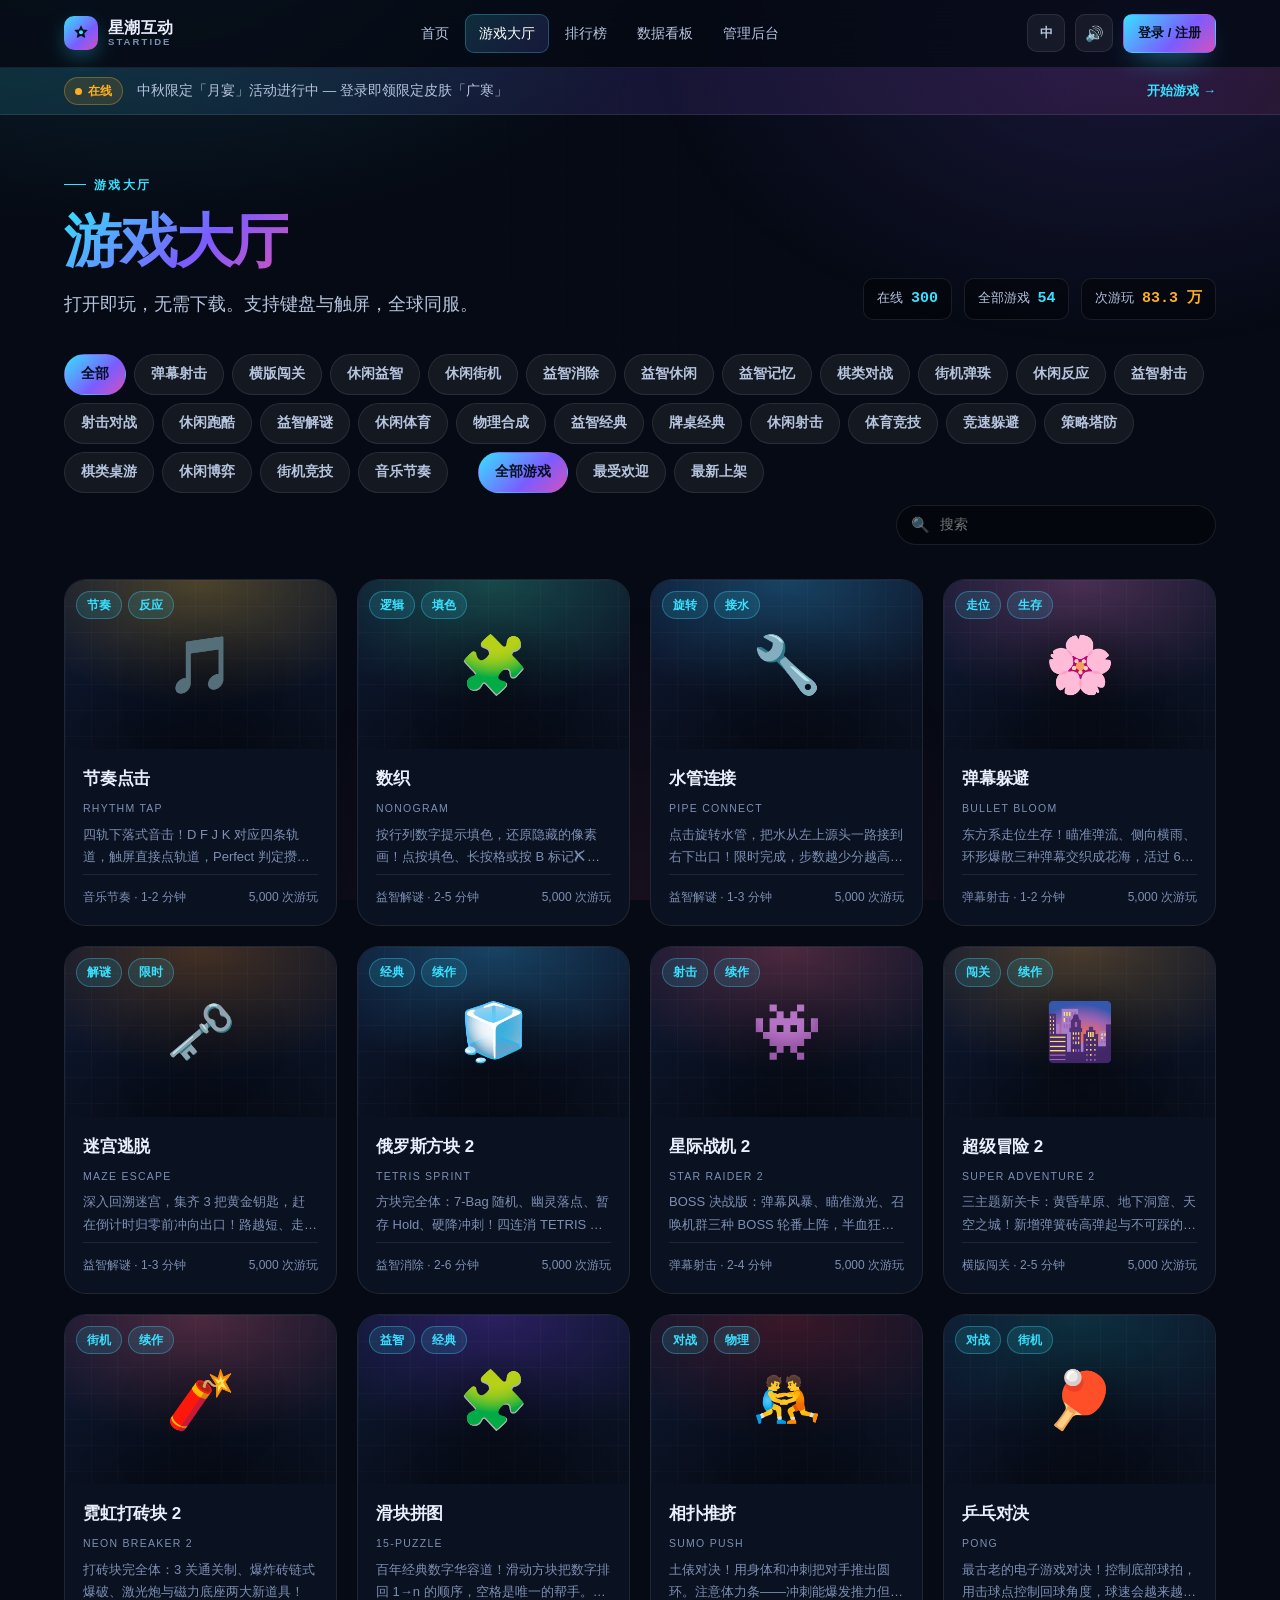
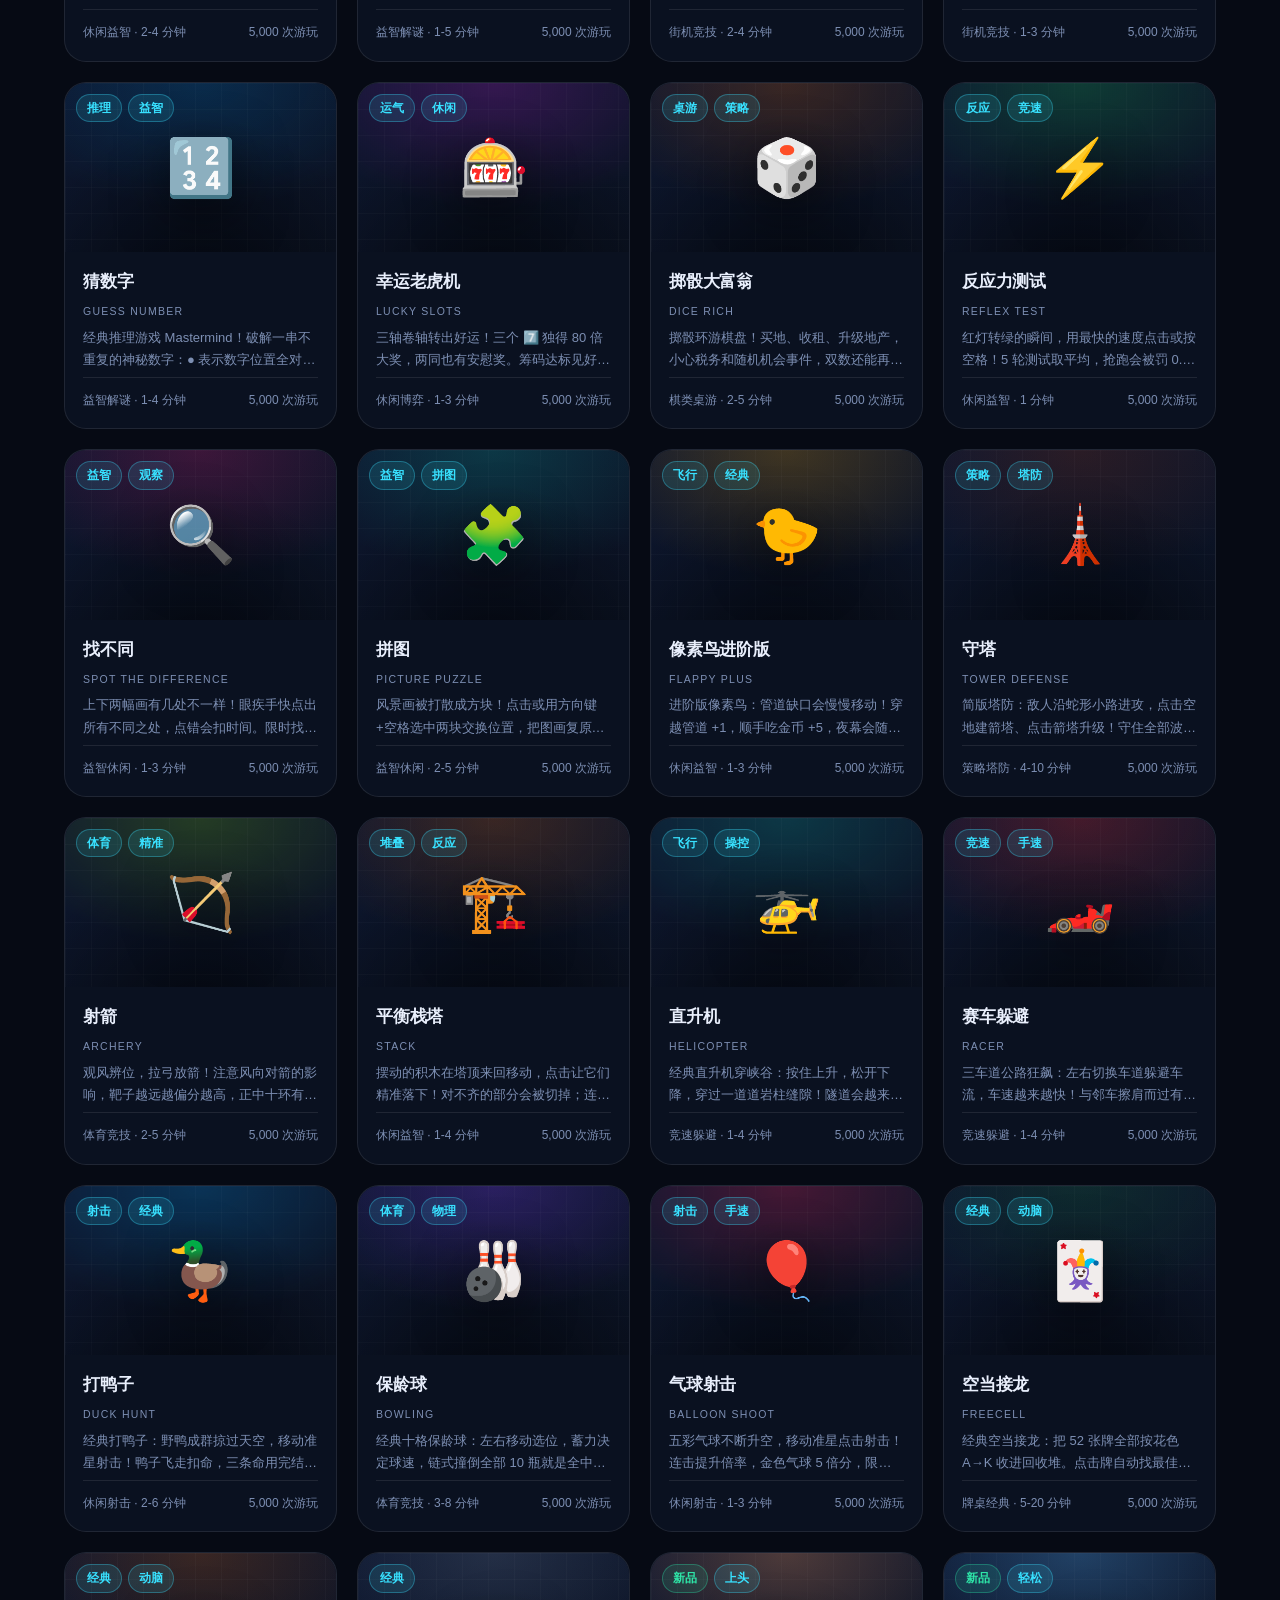
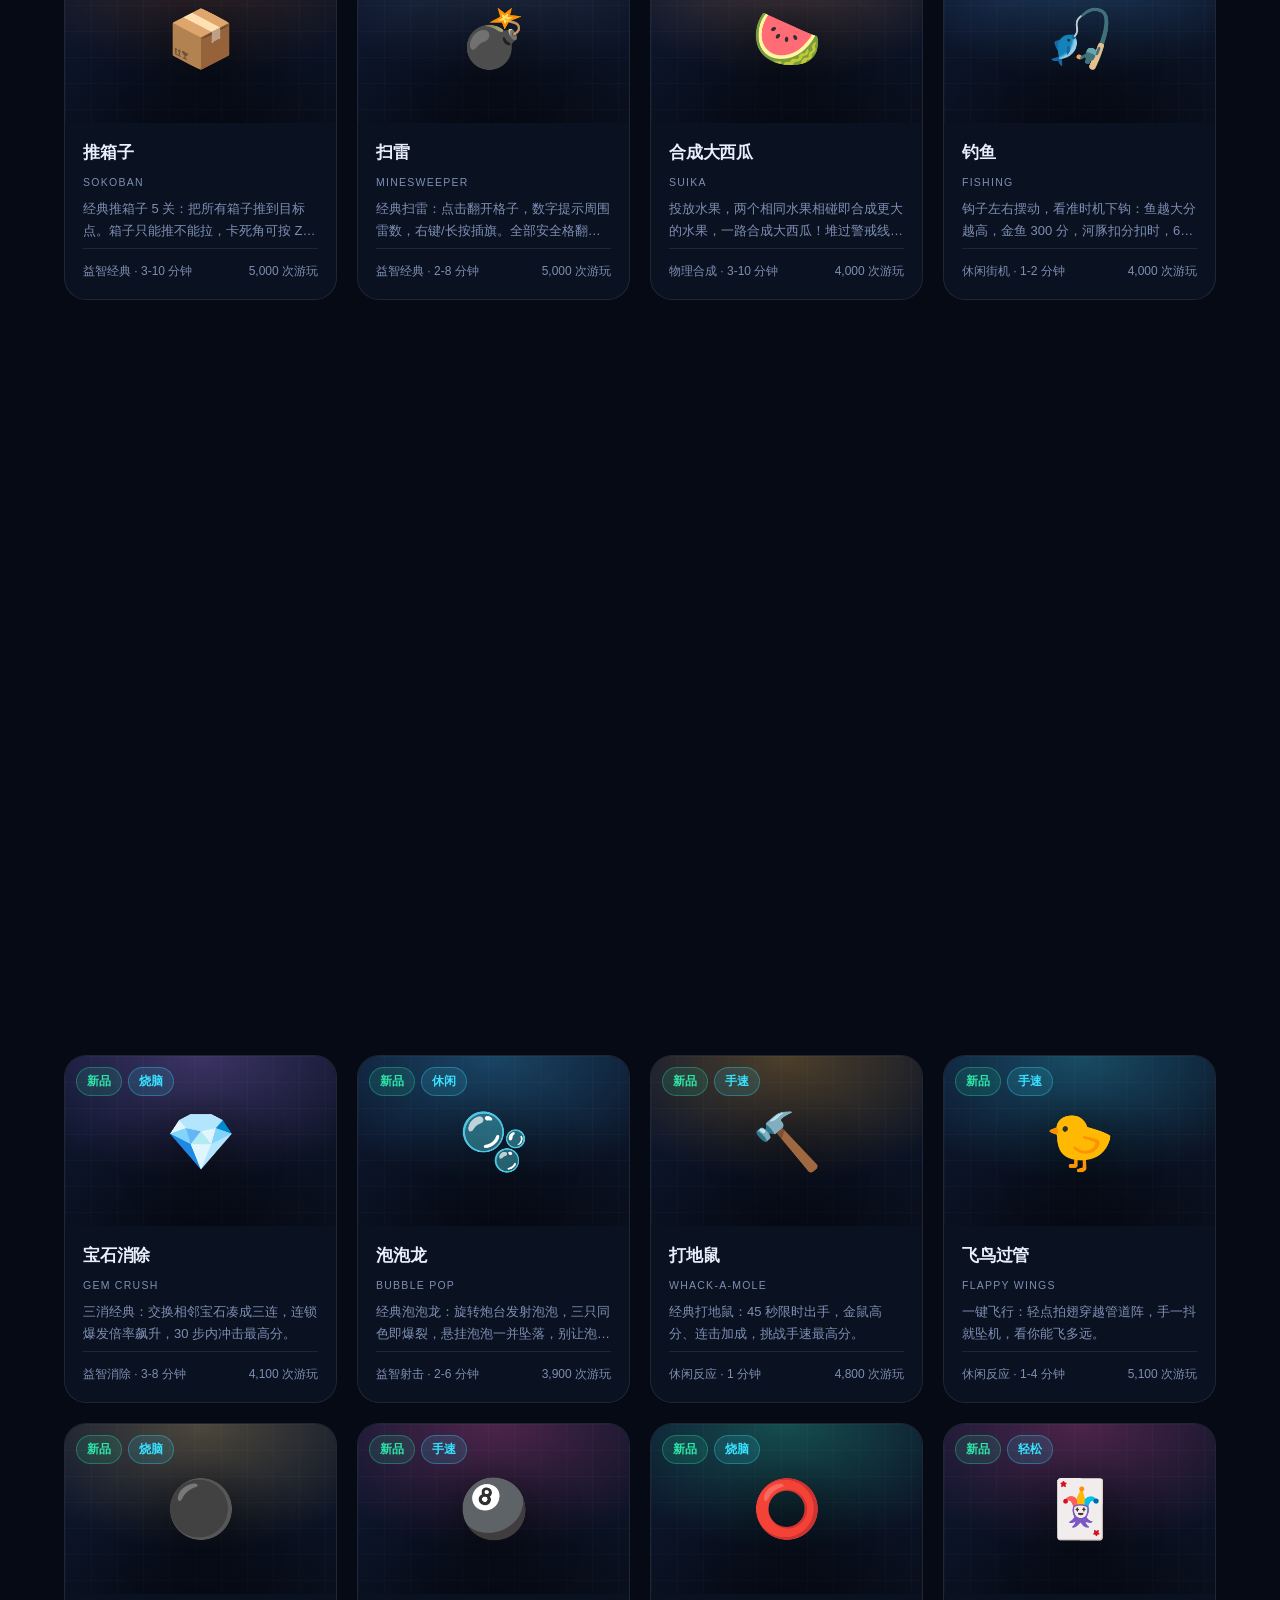
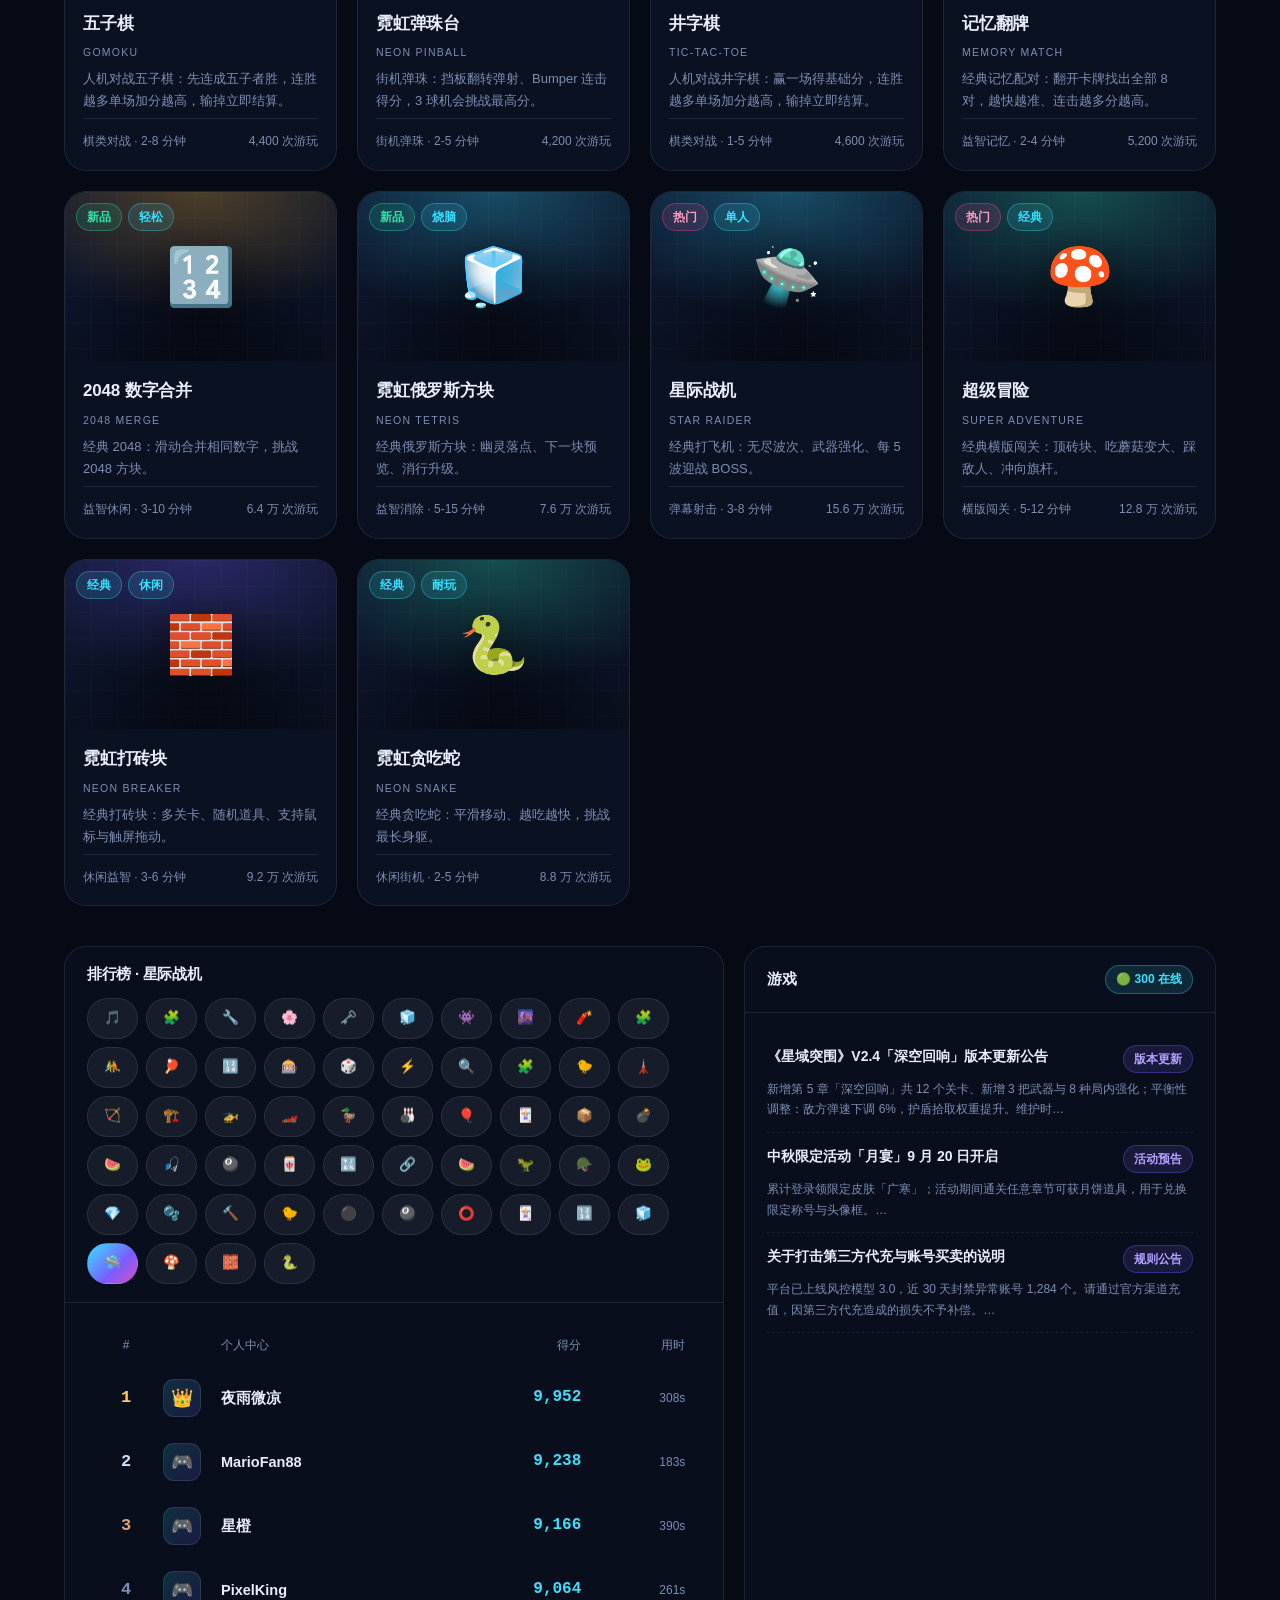
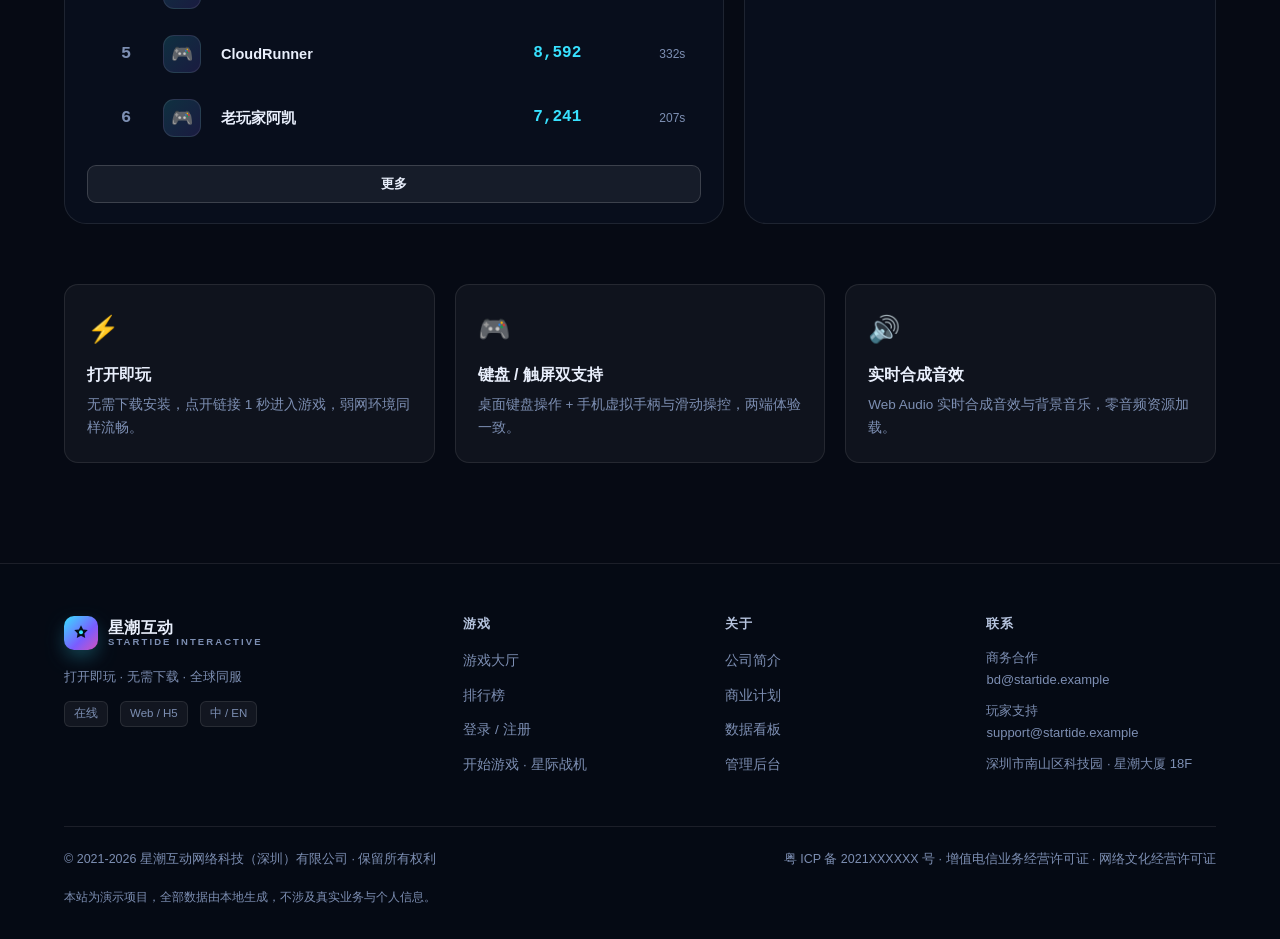
<file: game.html>
<!DOCTYPE html>
<html lang="zh-CN">

<head>
  <meta charset="UTF-8">
  <meta name="viewport" content="width=device-width, initial-scale=1.0">
  <title>开始游戏 · 星潮互动</title>
  <meta name="description" content="星潮互动小游戏入口，自动跳转到对应游戏的游玩页；未指定游戏时进入游戏大厅。">
  <meta name="robots" content="noindex">
  <link rel="canonical" href="play.html">
  <script>
    /* game.html 为兼容旧链接的入口页：
       带 ?g=xxx 时跳转到对应游玩页，否则进入游戏大厅。 */
    (function () {
      var params = new URLSearchParams(location.search);
      var gid = params.get('g');
      location.replace(gid ? ('play.html?' + params.toString()) : 'games.html');
    })();
  </script>
</head>

<body>
  <noscript>
    <p style="font:15px/1.7 system-ui,sans-serif;color:#333;padding:40px;text-align:center">
      正在跳转… 如果没有自动跳转，请
      <a href="play.html">开始游戏</a> 或返回 <a href="games.html">游戏大厅</a>。
    </p>
  </noscript>
</body>

</html>
</file>
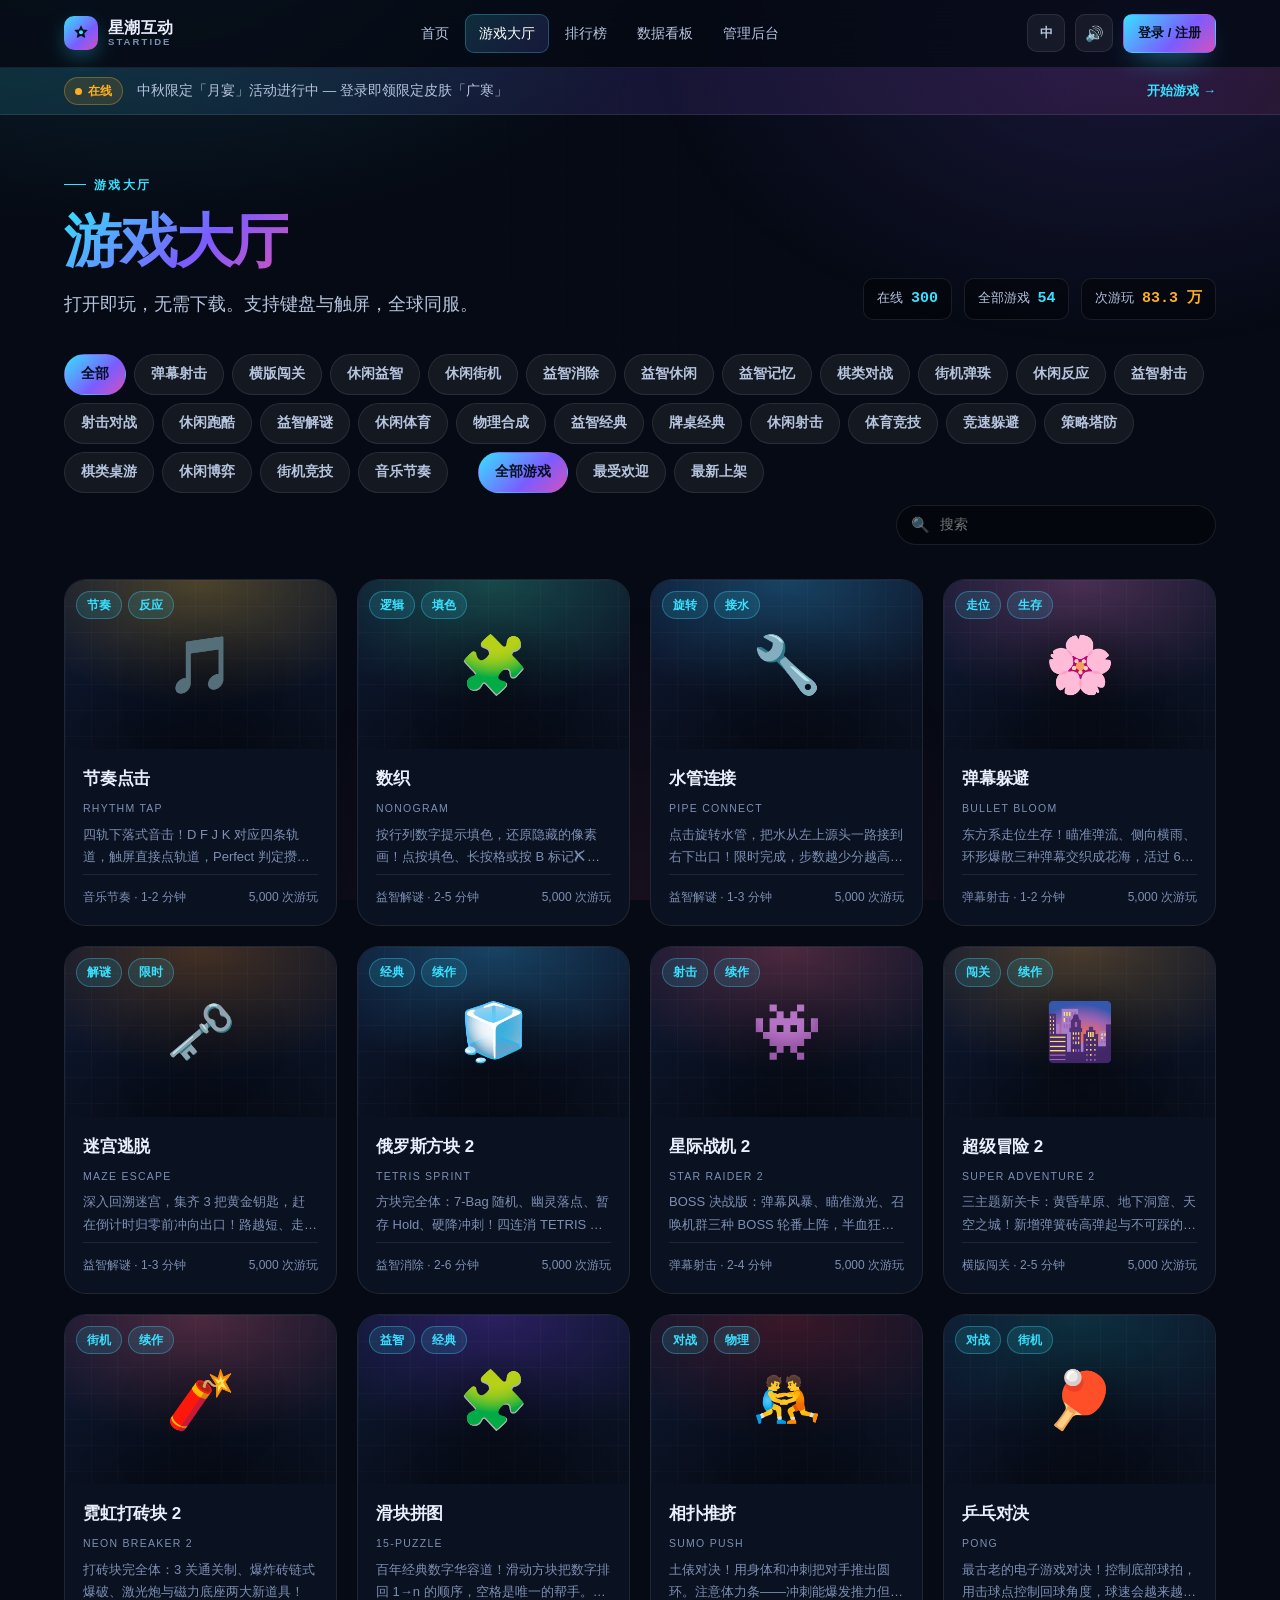
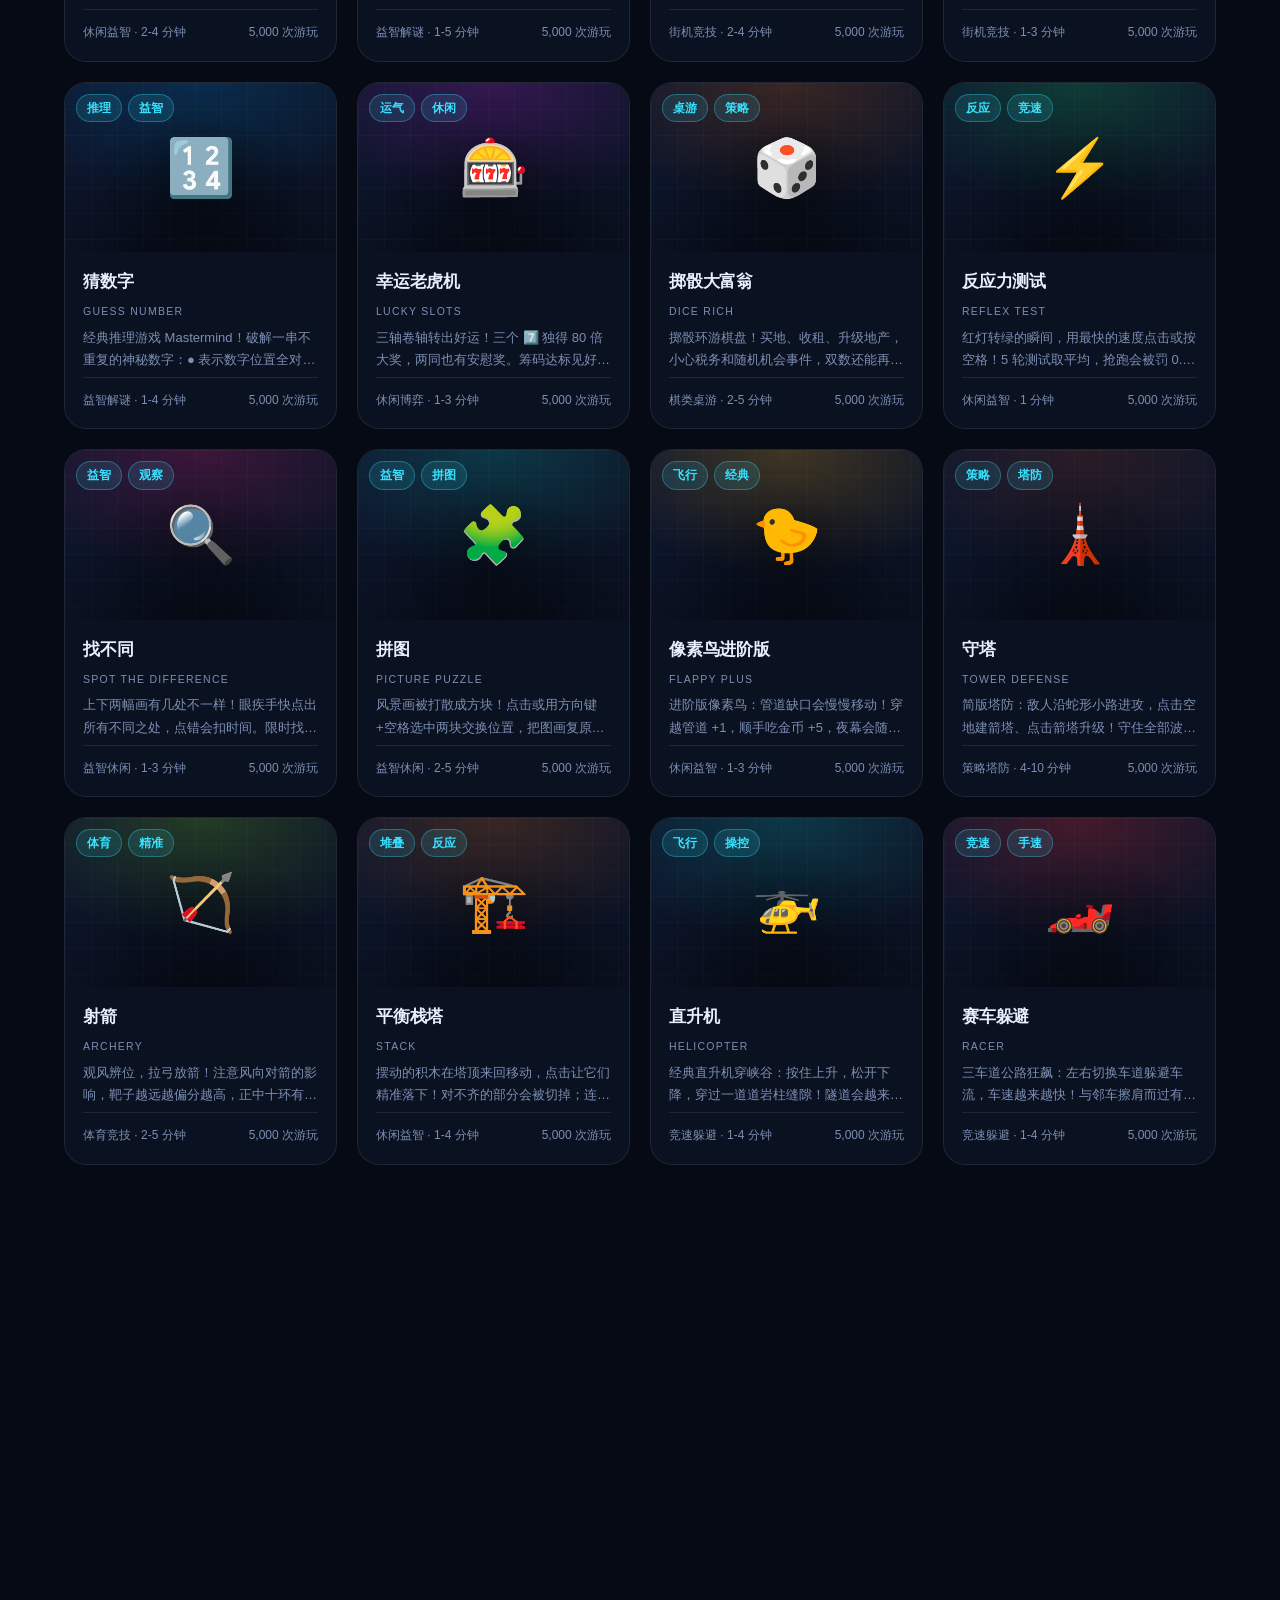
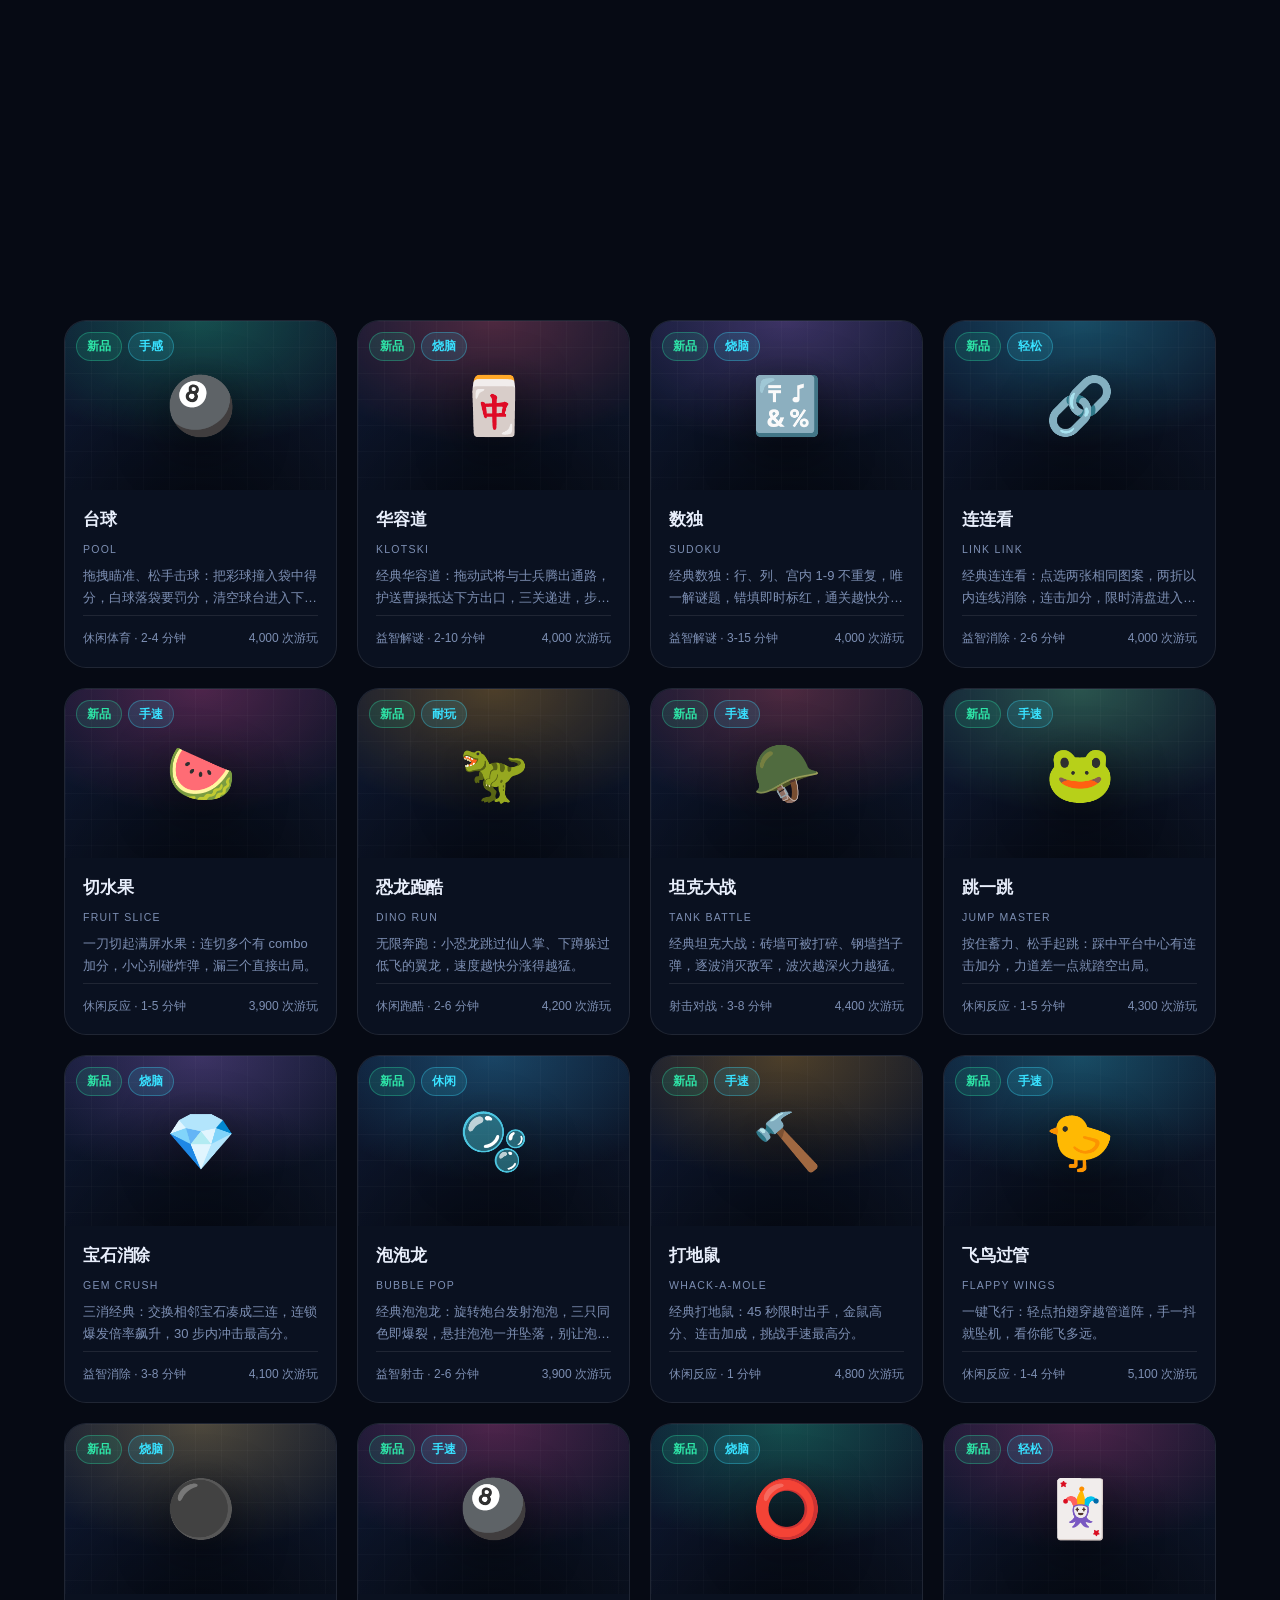
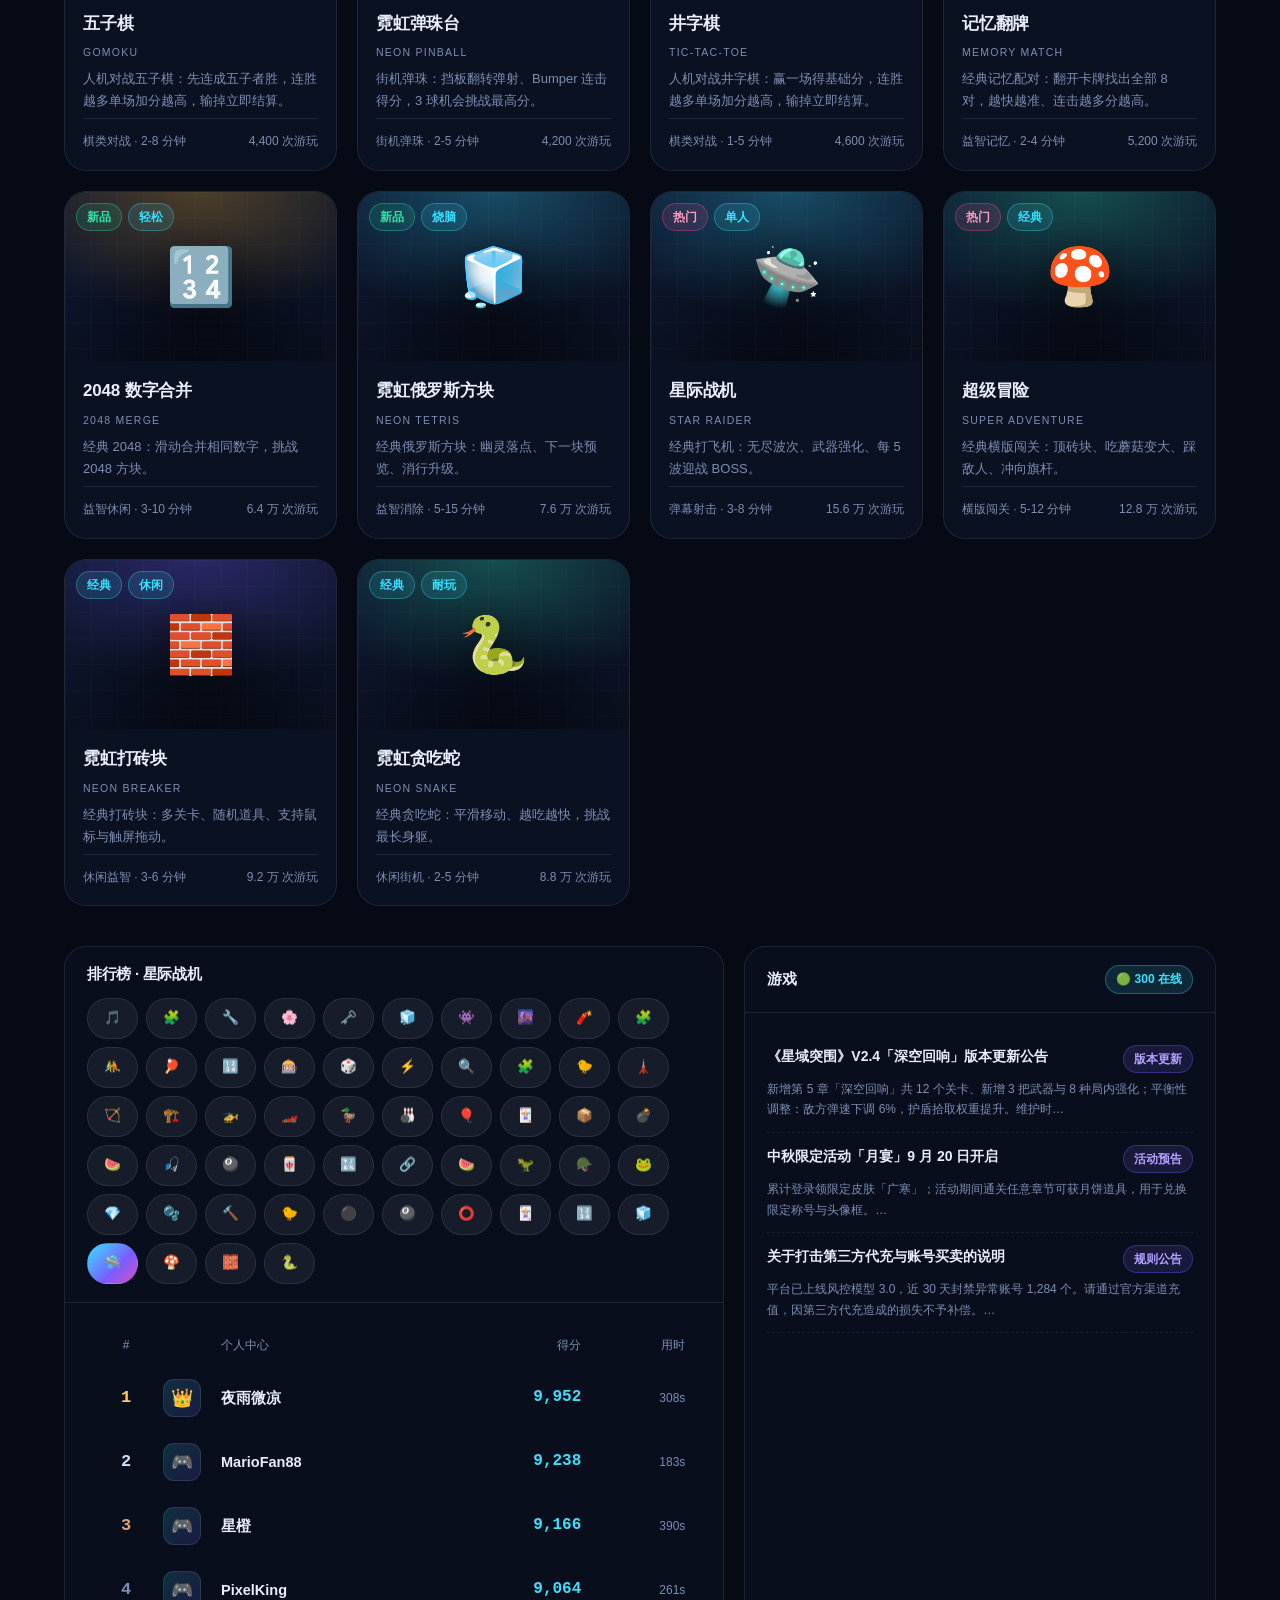
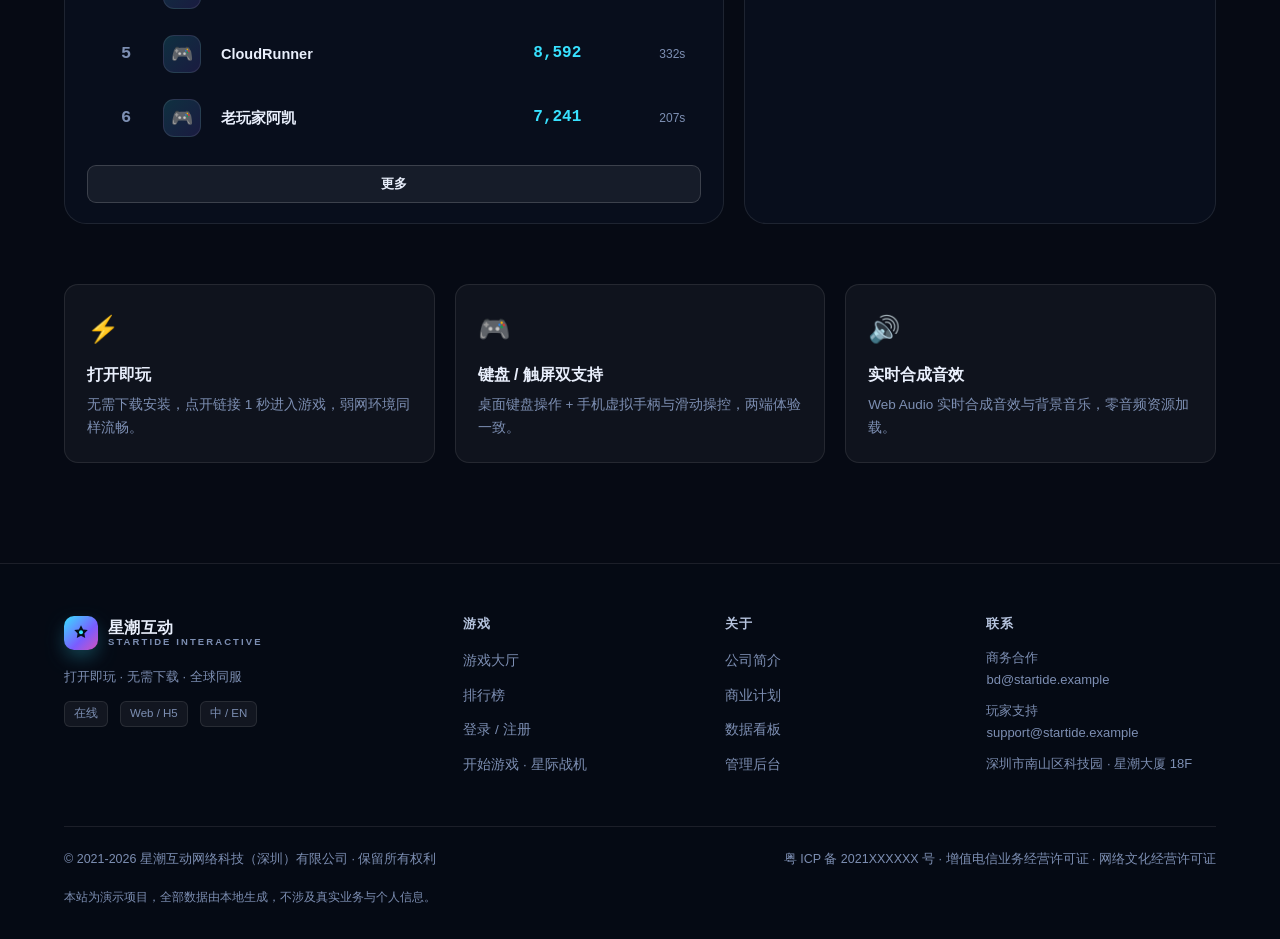
<file: games.html>
<!DOCTYPE html>
<html lang="zh-CN">

<head>
  <meta charset="UTF-8">
  <meta name="viewport" content="width=device-width, initial-scale=1.0">
  <title>游戏大厅 · 星潮互动</title>
  <meta name="description" content="星潮互动游戏大厅：超级冒险、星际战机、霓虹打砖块、霓虹贪吃蛇、俄罗斯方块、2048，打开即玩，无需下载，全球同服。">
  <link rel="icon" href="data:image/svg+xml,<svg xmlns='http://www.w3.org/2000/svg' viewBox='0 0 100 100'><text y='.9em' font-size='90'>🚀</text></svg>">
  <link rel="stylesheet" href="assets/css/base.css">
  <link rel="stylesheet" href="assets/css/site.css">
  <link rel="stylesheet" href="assets/css/app.css">
</head>

<body data-page="games">
  <div class="page">
    <div data-nav></div>

    <main>
      <!-- 大厅头部 -->
      <section class="wrap" style="padding:52px 24px 8px">
        <div class="between" style="align-items:flex-end;flex-wrap:wrap;gap:20px">
          <div class="reveal">
            <div class="eyebrow" data-i18n="nav.games">游戏大厅</div>
            <h1 class="h1 mb16"><span class="grad-text" data-i18n="hall.title">游戏大厅</span></h1>
            <p class="lead mb0" data-i18n="hall.sub">打开即玩，无需下载。支持键盘与触屏，全球同服。</p>
          </div>
          <div class="wrapflex reveal">
            <div class="hudchip"><span data-i18n="common.online">在线</span> <b data-stat="online">—</b></div>
            <div class="hudchip"><span data-i18n="hall.all">全部游戏</span> <b id="statGames">—</b></div>
            <div class="hudchip hudchip--best"><span data-i18n="hall.plays">次游玩</span> <b data-stat="plays">—</b></div>
          </div>
        </div>
      </section>

      <!-- 筛选 / 搜索 -->
      <section class="wrap" style="padding:26px 24px 0">
        <div class="hallbar reveal">
          <div class="pill-row" id="filters"></div>
          <div style="flex:1"></div>
          <div class="searchbox">
            <span style="opacity:.6">🔍</span>
            <input type="search" id="search" data-i18n-ph="common.search" placeholder="搜索游戏">
          </div>
        </div>
      </section>

      <!-- 游戏卡片 -->
      <section class="wrap" style="padding:8px 24px 40px">
        <div class="grid g4" id="hall"></div>
      </section>

      <!-- 榜单 + 公告 -->
      <section class="wrap" style="padding:0 24px 60px">
        <div class="leader-hero">
          <div class="panel reveal">
            <div class="panel__head">
              <h3><span data-i18n="nav.rank">排行榜</span> · <span id="rankGameName">星际战机</span></h3>
              <div class="pill-row" id="rankTabs"></div>
            </div>
            <div class="panel__body">
              <div class="rank-row" style="grid-template-columns:46px 44px minmax(0,1fr) 110px 90px">
                <div class="tiny muted" style="text-align:center">#</div>
                <div></div>
                <div class="tiny muted" data-i18n="nav.profile">玩家</div>
                <div class="tiny muted tar" data-i18n="common.score">得分</div>
                <div class="tiny muted tar" data-i18n="common.time">用时</div>
              </div>
              <div id="rankList"></div>
              <a class="btn btn--sm btn--block mt16" href="rank.html" data-i18n="common.more">更多</a>
            </div>
          </div>

          <div class="panel reveal">
            <div class="panel__head"><h3 data-i18n="foot.products">游戏</h3><span class="badge badge--cyan" id="onlineBadge">—</span></div>
            <div class="panel__body" id="annList"></div>
          </div>
        </div>
      </section>

      <!-- 特色 -->
      <section class="wrap" style="padding:0 24px 60px">
        <div class="grid g3" id="features"></div>
      </section>
    </main>

    <div data-footer></div>
  </div>

  <script src="assets/js/i18n.js"></script>
  <script src="assets/js/store.js"></script>
  <script src="assets/js/ui.js"></script>
  <script src="assets/js/sfx.js"></script>
  <script src="assets/js/auth.js"></script>
  <script src="assets/js/layout.js"></script>
  <script src="assets/js/games/catalog.js"></script>
  <script>
    (function () {
      var T = function (k, f) { return I18N.t(k, f); };
      var esc = UI.esc;
      var state = { genre: 'all', sort: 'all', q: '' };

      /* ---------- 统计 ---------- */
      var st = Auth.stats();
      document.getElementById('statGames').textContent = CATALOG.list.length;
      document.querySelectorAll('[data-stat="online"]').forEach(function (el) { el.textContent = UI.fmtNum(st.online); });
      document.querySelectorAll('[data-stat="plays"]').forEach(function (el) { el.textContent = UI.fmtCompact(CATALOG.list.reduce(function (s, g) { return s + g.plays; }, 0) + st.plays); });
      document.getElementById('onlineBadge').textContent = '🟢 ' + UI.fmtNum(st.online) + ' ' + T('common.online');

      /* ---------- 筛选条 ---------- */
      function renderFilters() {
        var genres = [{ zh: '全部', en: 'All' }].concat(CATALOG.genres());
        var chips = genres.map(function (g) {
          var on = (g.zh === '全部' && state.genre === 'all') || g.zh === state.genre;
          return '<button class="chip' + (on ? ' is-on' : '') + '" data-genre="' + esc(g.zh === '全部' ? 'all' : g.zh) + '">' + esc(I18N.pick(g)) + '</button>';
        }).join('');
        var sorts = [
          { k: 'all', t: 'hall.all' },
          { k: 'hot', t: 'hall.popular' },
          { k: 'new', t: 'hall.new' }
        ].map(function (s) {
          return '<button class="chip' + (state.sort === s.k ? ' is-on' : '') + '" data-sort="' + s.k + '">' + esc(T(s.t)) + '</button>';
        }).join('');
        document.getElementById('filters').innerHTML = chips + '<span style="width:14px"></span>' + sorts;
        document.getElementById('filters').querySelectorAll('[data-genre]').forEach(function (b) {
          b.addEventListener('click', function () { state.genre = b.getAttribute('data-genre'); renderFilters(); renderHall(); });
        });
        document.getElementById('filters').querySelectorAll('[data-sort]').forEach(function (b) {
          b.addEventListener('click', function () { state.sort = b.getAttribute('data-sort'); renderFilters(); renderHall(); });
        });
      }

      /* ---------- 游戏卡片 ---------- */
      function card(g) {
        var name = I18N.pick(g.name), en = I18N.isEn() ? g.name.zh : g.name.en;
        var badges = (g.tags || []).map(function (t, i) {
          var cls = t.zh === '热门' ? 'badge--pink' : t.zh === '新品' ? 'badge--green' : 'badge--cyan';
          return '<span class="badge ' + cls + '">' + esc(I18N.pick(t)) + '</span>';
        }).join('');
        return '' +
          '<a class="acard reveal" href="play.html?g=' + g.id + '">' +
          '  <div class="acard__cover" style="background:radial-gradient(120% 120% at 50% 0%,' + g.hue + '44,transparent 62%),linear-gradient(160deg,#0d1730,#0a1120)">' +
          '    <div class="acard__grid"></div>' +
          '    <div class="acard__icon">' + g.icon + '</div>' +
          '    <div class="acard__badges">' + badges + '</div>' +
          '    <div class="acard__hover"><span class="btn btn--primary btn--sm">▶ ' + esc(T('common.play')) + '</span></div>' +
          '  </div>' +
          '  <div class="acard__body">' +
          '    <div class="acard__name">' + esc(name) + '</div>' +
          '    <div class="acard__en">' + esc(en) + '</div>' +
          '    <p class="acard__desc">' + esc(I18N.pick(g.desc)) + '</p>' +
          '    <div class="acard__foot"><span>' + esc(I18N.pick(g.genre)) + ' · ' + esc(g.duration) + '</span>' +
          '    <span>' + UI.fmtCompact(g.plays) + ' ' + esc(T('hall.plays')) + '</span></div>' +
          '  </div>' +
          '</a>';
      }

      function renderHall() {
        var list = CATALOG.sorted(state.sort).filter(function (g) {
          if (state.genre !== 'all' && g.genre.zh !== state.genre) return false;
          if (state.q) {
            var hay = (g.name.zh + g.name.en + g.desc.zh + g.desc.en + g.genre.zh + g.genre.en).toLowerCase();
            if (hay.indexOf(state.q.toLowerCase()) < 0) return false;
          }
          return true;
        });
        var host = document.getElementById('hall');
        if (!list.length) {
          host.innerHTML = '<div class="empty-state" style="grid-column:1/-1"><div class="i">🔍</div>' + esc(T('common.empty')) + '</div>';
          return;
        }
        host.innerHTML = list.map(card).join('');
        UI.initReveal();
      }

      document.getElementById('search').addEventListener('input', function () {
        state.q = this.value.trim();
        renderHall();
      });

      /* ---------- 榜单 ---------- */
      var rankGame = 'shooter';
      function renderRankTabs() {
        document.getElementById('rankTabs').innerHTML = CATALOG.list.map(function (g) {
          return '<button class="chip' + (rankGame === g.id ? ' is-on' : '') + '" data-g="' + g.id + '" title="' + esc(I18N.pick(g.name)) + '">' + g.icon + '</button>';
        }).join('');
        document.getElementById('rankTabs').querySelectorAll('[data-g]').forEach(function (b) {
          b.addEventListener('click', function () { rankGame = b.getAttribute('data-g'); renderRankTabs(); renderRankList(); });
        });
      }
      function renderRankList() {
        var meta = CATALOG.get(rankGame);
        document.getElementById('rankGameName').textContent = I18N.pick(meta.name);
        var rows = Auth.ranking(rankGame, 6);
        var me = Auth.current();
        var host = document.getElementById('rankList');
        if (!rows.length) { host.innerHTML = '<div class="empty-state" style="padding:30px"><div class="i">🏅</div>' + esc(T('common.empty')) + '</div>'; return; }
        host.innerHTML = rows.map(function (r, i) {
          return '<div class="rank-row' + (me && r.uid === me.id ? ' is-me' : '') + '">' +
            '<div class="rank-no">' + (i + 1) + '</div>' +
            '<div class="rank-ava">' + (i === 0 ? '👑' : '🎮') + '</div>' +
            '<div class="rank-name">' + esc(r.username) + '</div>' +
            '<div class="rank-score">' + UI.fmtNum(r.score) + '</div>' +
            '<div class="rank-meta">' + esc(r.duration ? r.duration + 's' : '—') + '</div>' +
            '</div>';
        }).join('');
      }

      /* ---------- 公告 ---------- */
      function renderAnn() {
        var anns = (Store.get().announcements || []).filter(function (a) { return a.status === '已发布'; }).slice(0, 5);
        var host = document.getElementById('annList');
        if (!anns.length) { host.innerHTML = '<div class="empty-state"><div class="i">📣</div>' + esc(T('common.empty')) + '</div>'; return; }
        host.innerHTML = anns.map(function (a) {
          return '<div style="padding:12px 0;border-bottom:1px dashed rgba(255,255,255,.07)">' +
            '<div class="between" style="gap:10px;align-items:flex-start">' +
            '<b style="font-size:14px">' + esc(a.title) + '</b>' +
            '<span class="badge badge--violet" style="flex:0 0 auto">' + esc(a.type) + '</span></div>' +
            '<p class="tiny muted mb0" style="margin-top:6px">' + esc((a.content || '').slice(0, 68)) + '…</p>' +
            '</div>';
        }).join('');
      }

      /* ---------- 特色 ---------- */
      function renderFeatures() {
        var items = [
          { i: '⚡', t: { zh: '打开即玩', en: 'Instant play' }, d: { zh: '无需下载安装，点开链接 1 秒进入游戏，弱网环境同样流畅。', en: 'No download. Play in one second, smooth even on slow networks.' } },
          { i: '🎮', t: { zh: '键盘 / 触屏双支持', en: 'Keyboard & touch' }, d: { zh: '桌面键盘操作 + 手机虚拟手柄与滑动操控，两端体验一致。', en: 'Keyboard on desktop, virtual pad and swipe on mobile.' } },
          { i: '🔊', t: { zh: '实时合成音效', en: 'Realtime SFX' }, d: { zh: 'Web Audio 实时合成音效与背景音乐，零音频资源加载。', en: 'Synthesized SFX and music via Web Audio — zero audio download.' } }
        ];
        document.getElementById('features').innerHTML = items.map(function (x) {
          return '<div class="card reveal"><div style="font-size:26px;margin-bottom:10px">' + x.i + '</div>' +
            '<div class="card__title">' + esc(I18N.pick(x.t)) + '</div>' +
            '<p class="card__desc mb0">' + esc(I18N.pick(x.d)) + '</p></div>';
        }).join('');
      }

      function renderAll() { renderFilters(); renderHall(); renderRankTabs(); renderRankList(); renderAnn(); renderFeatures(); }
      renderAll();
      UI.initCountUp();

      window.addEventListener('i18n:change', renderAll);
    })();
  </script>
</body>

</html>
</file>
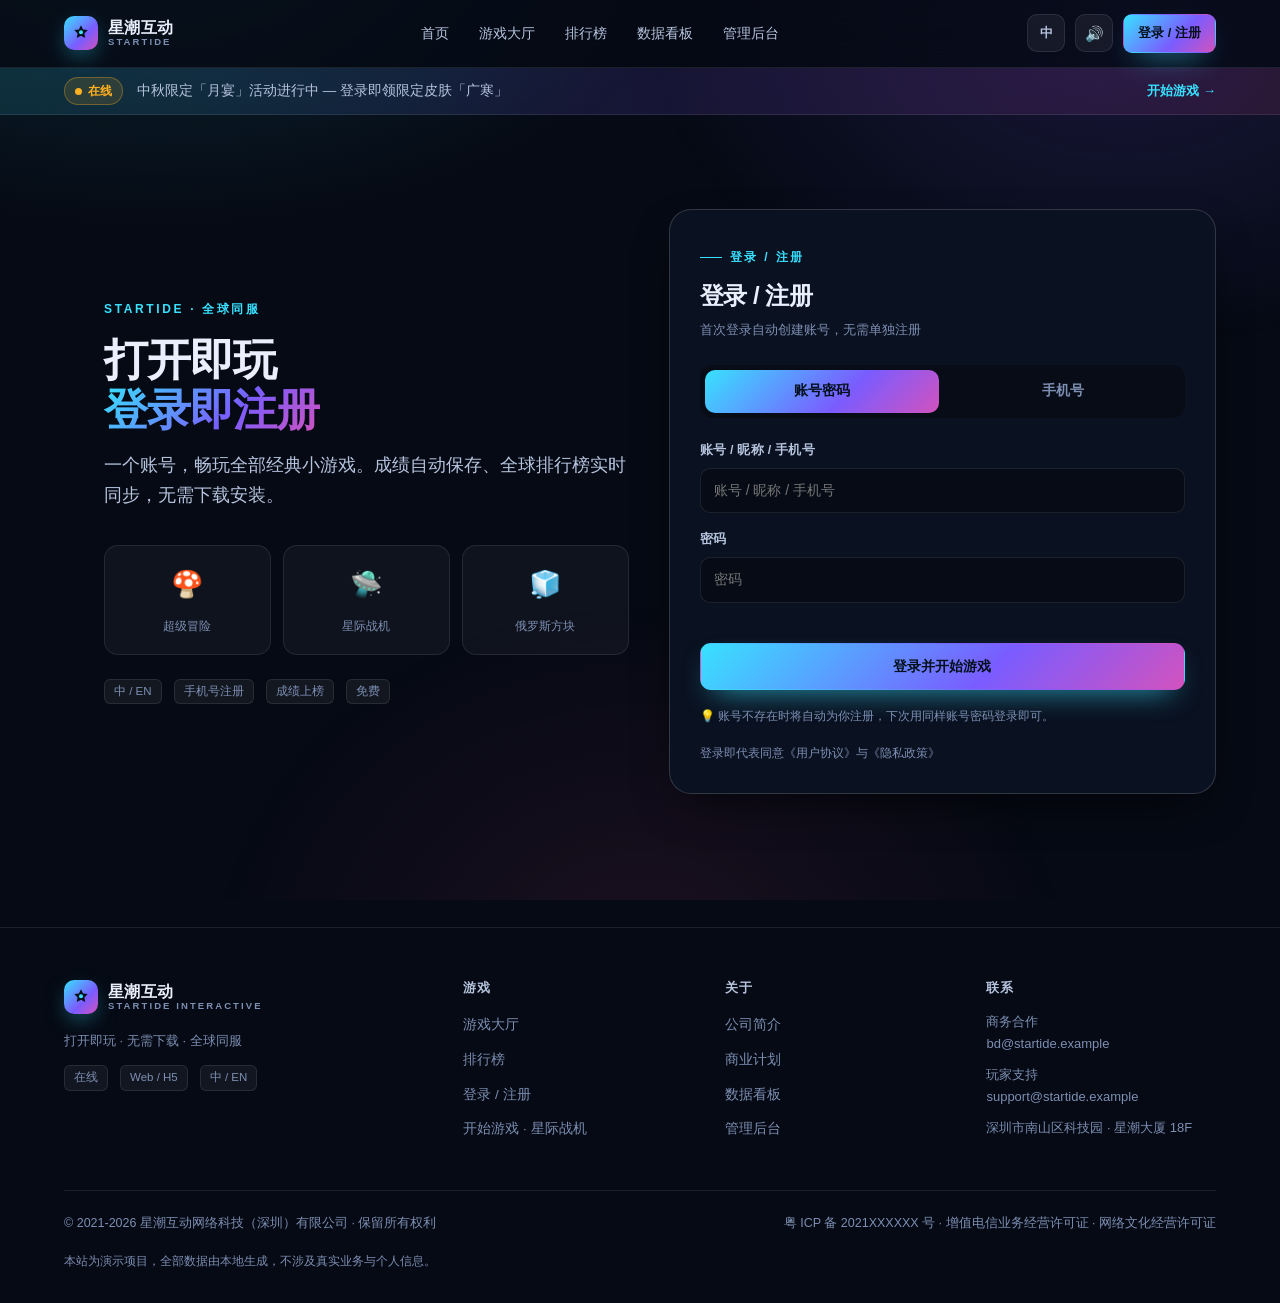
<file: login.html>
<!DOCTYPE html>
<html lang="zh-CN">

<head>
  <meta charset="UTF-8">
  <meta name="viewport" content="width=device-width, initial-scale=1.0">
  <title>登录 / 注册 · 星潮互动</title>
  <meta name="description" content="星潮互动账号：首次登录自动创建账号，支持手机号验证码快捷注册，登录后成绩自动上榜。">
  <link rel="icon" href="data:image/svg+xml,<svg xmlns='http://www.w3.org/2000/svg' viewBox='0 0 100 100'><text y='.9em' font-size='90'>🚀</text></svg>">
  <link rel="stylesheet" href="assets/css/base.css">
  <link rel="stylesheet" href="assets/css/site.css">
  <link rel="stylesheet" href="assets/css/app.css">
</head>

<body data-page="login">
  <div class="page">
    <div data-nav></div>

    <main class="wrap">
      <div class="authwrap">
        <!-- 左侧品牌 -->
        <div class="auth-art">
          <div class="auth-art__eyebrow">STARTIDE · 全球同服</div>
          <h1 class="mb16">打开即玩<br><span class="grad-text">登录即注册</span></h1>
          <p class="lead">一个账号，畅玩全部经典小游戏。成绩自动保存、全球排行榜实时同步，无需下载安装。</p>
          <div class="authtiles">
            <div class="authtile"><span>🍄</span><small>超级冒险</small></div>
            <div class="authtile"><span>🛸</span><small>星际战机</small></div>
            <div class="authtile"><span>🧊</span><small>俄罗斯方块</small></div>
          </div>
          <div class="wrapflex mt24">
            <span class="tag">中 / EN</span><span class="tag">手机号注册</span><span class="tag">成绩上榜</span><span class="tag">免费</span>
          </div>
        </div>

        <!-- 右侧表单 / 个人中心 -->
        <div id="authHost"></div>
      </div>
    </main>

    <div data-footer></div>
  </div>

  <script src="assets/js/i18n.js"></script>
  <script src="assets/js/store.js"></script>
  <script src="assets/js/ui.js"></script>
  <script src="assets/js/sfx.js"></script>
  <script src="assets/js/auth.js"></script>
  <script src="assets/js/layout.js"></script>
  <script src="assets/js/games/catalog.js"></script>
  <script>
    (function () {
      var T = function (k, f) { return I18N.t(k, f); };
      var esc = UI.esc;
      var host = document.getElementById('authHost');
      var params = new URLSearchParams(location.search);
      var view = params.get('view');
      var redirect = params.get('redirect');
      var tab = 'pwd';

      function done(msg) {
        UI.toast(msg, 'ok');
        setTimeout(function () {
          location.href = redirect ? decodeURIComponent(redirect) : 'games.html';
        }, 620);
      }

      /* ---------- 登录 / 注册 ---------- */
      function renderAuth() {
        host.innerHTML =
          '<div class="authcard">' +
          '  <div class="eyebrow mb8">' + esc(T('login.title')) + '</div>' +
          '  <h2 class="h3 mb8">' + esc(T('nav.login')) + '</h2>' +
          '  <p class="small muted mb24">' + esc(T('login.sub')) + '</p>' +
          '  <div class="authtabs">' +
          '    <button data-tab="pwd" class="' + (tab === 'pwd' ? 'is-on' : '') + '">' + esc(T('login.tabPwd')) + '</button>' +
          '    <button data-tab="phone" class="' + (tab === 'phone' ? 'is-on' : '') + '">' + esc(T('login.tabPhone')) + '</button>' +
          '  </div>' +
          '  <div id="tabBody"></div>' +
          '  <p class="tiny muted mt16 mb0">' + esc(T('login.agree')) + '</p>' +
          '</div>';
        host.querySelectorAll('[data-tab]').forEach(function (b) {
          b.addEventListener('click', function () { tab = b.getAttribute('data-tab'); renderAuth(); });
        });
        tab === 'pwd' ? renderPwd() : renderPhone();
      }

      function renderPwd() {
        document.getElementById('tabBody').innerHTML =
          '<div class="field"><label>' + esc(T('login.account')) + '</label>' +
          '  <input class="input" id="acc" autocomplete="username" placeholder="' + esc(T('login.account')) + '"></div>' +
          '<div class="field"><label>' + esc(T('login.password')) + '</label>' +
          '  <input class="input" id="pwd" type="password" autocomplete="current-password" placeholder="' + esc(T('login.password')) + '"></div>' +
          '<div class="errline" id="err"></div>' +
          '<button class="btn btn--primary btn--block" id="go">' + esc(T('login.submit')) + '</button>' +
          '<p class="tiny muted mt16 mb0">💡 ' + esc(T('login.tipPwd')) + '</p>';

        function submit() {
          var acc = document.getElementById('acc').value.trim();
          var pwd = document.getElementById('pwd').value;
          var err = document.getElementById('err');
          var r = Auth.loginWithPassword(acc, pwd);
          if (!r.ok) { err.textContent = T(r.error, r.error); return; }
          done(r.created ? T('login.created') : T('login.welcome') + '，' + r.user.nickname);
        }
        document.getElementById('go').addEventListener('click', submit);
        document.getElementById('tabBody').addEventListener('keydown', function (e) { if (e.key === 'Enter') submit(); });
      }

      function renderPhone() {
        document.getElementById('tabBody').innerHTML =
          '<div class="field"><label>' + esc(T('login.phone')) + '</label>' +
          '  <input class="input" id="phone" type="tel" inputmode="numeric" maxlength="11" placeholder="13800138000"></div>' +
          '<div class="field"><label>' + esc(T('login.code')) + '</label>' +
          '  <div class="code-row"><input class="input" id="code" type="tel" inputmode="numeric" maxlength="6" placeholder="888888">' +
          '  <button class="btn" id="send">' + esc(T('login.sendCode')) + '</button></div></div>' +
          '<div class="errline" id="err"></div>' +
          '<button class="btn btn--primary btn--block" id="go">' + esc(T('login.submit')) + '</button>' +
          '<p class="tiny muted mt16 mb0">💡 ' + esc(T('login.tipPhone')) + '</p>';

        var cd = 0, timer = null;
        var sendBtn = document.getElementById('send');
        sendBtn.addEventListener('click', function () {
          var err = document.getElementById('err');
          var r = Auth.sendCode(document.getElementById('phone').value);
          if (!r.ok) { err.textContent = T(r.error, r.error); return; }
          err.textContent = '';
          UI.toast(T('login.codeSent'), 'ok');
          cd = 60;
          sendBtn.disabled = true;
          sendBtn.textContent = cd + ' ' + T('login.resend');
          timer = setInterval(function () {
            cd--;
            sendBtn.textContent = cd + ' ' + T('login.resend');
            if (cd <= 0) { clearInterval(timer); sendBtn.disabled = false; sendBtn.textContent = T('login.sendCode'); }
          }, 1000);
        });

        function submit() {
          var err = document.getElementById('err');
          var r = Auth.loginWithPhone(document.getElementById('phone').value, document.getElementById('code').value);
          if (!r.ok) { err.textContent = T(r.error, r.error); return; }
          if (timer) clearInterval(timer);
          done(r.created ? T('login.created') : T('login.welcome') + '，' + r.user.nickname);
        }
        document.getElementById('go').addEventListener('click', submit);
      }

      /* ---------- 个人中心 ---------- */
      var AVATARS = ['🎮', '🚀', '🐉', '👾', '🦊', '🐼', '🌟', '🎯', '🐧', '🦁', '🍄', '🧊'];

      function renderProfile() {
        var u = Auth.current();
        if (!u) { renderAuth(); return; }
        var recs = Auth.myRecords().slice(0, 12);
        host.innerHTML =
          '<div class="authcard">' +
          '  <div class="between mb16"><div><div class="eyebrow mb8">' + esc(T('nav.profile')) + '</div>' +
          '  <h2 class="h3 mb0">' + esc(u.nickname) + '</h2></div>' +
          '  <span class="usermenu__ava usermenu__ava--lg">' + esc(u.avatar) + '</span></div>' +
          '  <div class="statmini mb24">' +
          '    <div><span class="tiny muted">' + esc(T('user.level')) + '</span><b>' + u.level + '</b></div>' +
          '    <div><span class="tiny muted">' + esc(T('user.coins')) + '</span><b>' + UI.fmtNum(u.coins) + '</b></div>' +
          '    <div><span class="tiny muted">' + esc(T('user.plays')) + '</span><b>' + u.plays + '</b></div>' +
          '  </div>' +
          '  <div class="field"><label>' + esc(T('user.nickname')) + '</label>' +
          '    <input class="input" id="nick" maxlength="16" value="' + esc(u.nickname) + '"></div>' +
          '  <div class="field"><label>头像</label><div class="pill-row" id="avas">' +
              AVATARS.map(function (a) { return '<button class="chip' + (a === u.avatar ? ' is-on' : '') + '" data-a="' + a + '" style="font-size:18px;padding:6px 12px">' + a + '</button>'; }).join('') +
          '  </div></div>' +
          '  <div class="between mb24">' +
          '    <span class="tiny muted">' + esc(T('user.joined')) + ' ' + esc(UI.fmtTime(u.createdAt)) + '</span>' +
          (u.phone ? '<span class="badge badge--green">' + esc(T('user.boundPhone')) + ' ' + esc(u.phone.slice(0, 3) + '****' + u.phone.slice(-4)) + '</span>' : '') +
          '  </div>' +
          '  <div class="play-actions">' +
          '    <button class="btn btn--primary" id="save">' + esc(T('user.save')) + '</button>' +
          '    <a class="btn" href="games.html">' + esc(T('common.play')) + '</a>' +
          '    <button class="btn btn--danger" id="out">' + esc(T('nav.logout')) + '</button>' +
          '  </div>' +
          '  <hr>' +
          '  <div class="card__title">' + esc(T('user.records')) + '</div>' +
          (recs.length
            ? '<ul class="mini-rank">' + recs.map(function (r) {
                var g = CATALOG.get(r.gameId);
                return '<li><span class="n">' + (g ? g.icon : '🎮') + '</span>' +
                  '<span style="flex:1;min-width:0"><b style="font-size:13px">' + esc(r.gameName) + '</b>' +
                  '<span class="tiny muted" style="display:block">' + esc(UI.fmtTime(r.createdAt)) + '</span></span>' +
                  '<b class="mono" style="color:var(--cyan)">' + UI.fmtNum(r.score) + '</b></li>';
              }).join('') + '</ul>'
            : '<p class="card__desc">' + esc(T('user.noRecords')) + '</p>') +
          '</div>';

        var picked = u.avatar;
        host.querySelectorAll('[data-a]').forEach(function (b) {
          b.addEventListener('click', function () {
            picked = b.getAttribute('data-a');
            host.querySelectorAll('[data-a]').forEach(function (x) { x.classList.remove('is-on'); });
            b.classList.add('is-on');
          });
        });
        document.getElementById('save').addEventListener('click', function () {
          var r = Auth.update({ nickname: document.getElementById('nick').value, avatar: picked });
          if (r) { UI.toast(T('user.saved'), 'ok'); window.dispatchEvent(new Event('auth:change')); renderProfile(); }
        });
        document.getElementById('out').addEventListener('click', function () {
          Auth.logout();
          UI.toast(T('login.logoutDone'), 'ok');
          window.dispatchEvent(new Event('auth:change'));
          renderAuth();
        });
      }

      function render() {
        var u = Auth.current();
        if (u && (view === 'profile')) renderProfile();
        else if (u) renderLoggedIn(u);
        else renderAuth();
      }

      function renderLoggedIn(u) {
        if (redirect) { renderAuth(); return; }
        host.innerHTML =
          '<div class="authcard">' +
          '  <div class="center mb16"><div class="usermenu__ava usermenu__ava--lg" style="margin:0 auto 12px">' + esc(u.avatar) + '</div>' +
          '  <h2 class="h3 mb8">' + esc(T('login.welcome')) + '，' + esc(u.nickname) + '</h2>' +
          '  <p class="small muted">' + esc(T('user.level')) + ' ' + u.level + ' · 🪙 ' + UI.fmtNum(u.coins) + ' · ' + esc(T('user.plays')) + ' ' + u.plays + '</p></div>' +
          '  <a class="btn btn--primary btn--block mb8" href="games.html">▶ ' + esc(T('common.play')) + '</a>' +
          '  <a class="btn btn--block mb8" href="login.html?view=profile">' + esc(T('nav.profile')) + '</a>' +
          '  <button class="btn btn--danger btn--block" id="out">' + esc(T('nav.logout')) + '</button>' +
          '</div>';
        document.getElementById('out').addEventListener('click', function () {
          Auth.logout(); window.dispatchEvent(new Event('auth:change')); UI.toast(T('login.logoutDone'), 'ok'); render();
        });
      }

      render();
    })();
  </script>
</body>

</html>
</file>
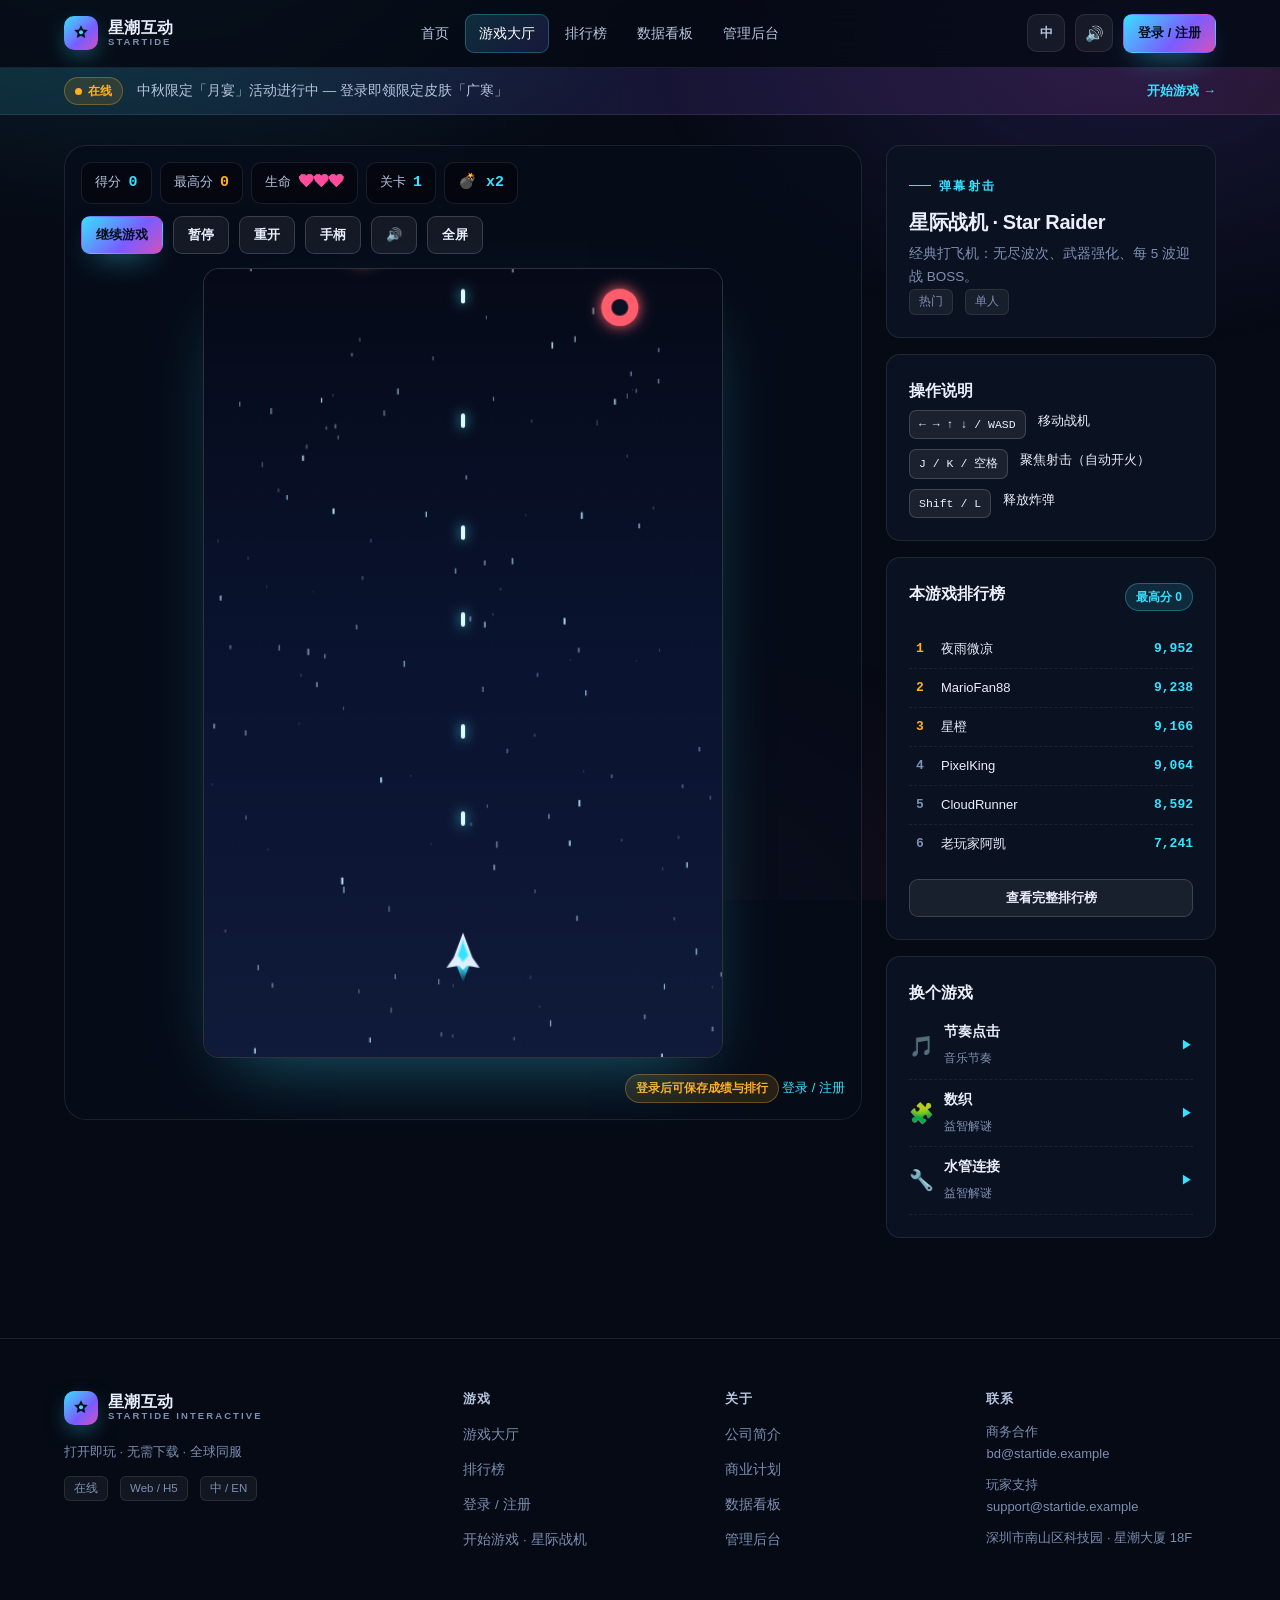
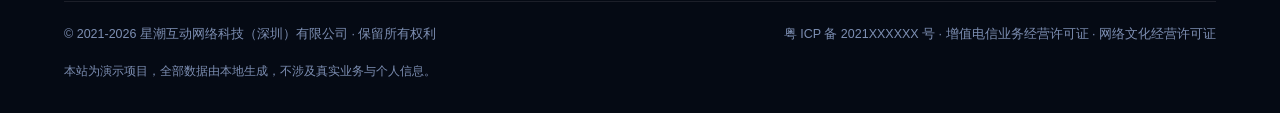
<file: play.html>
<!DOCTYPE html>
<html lang="zh-CN">

<head>
  <meta charset="UTF-8">
  <meta name="viewport" content="width=device-width, initial-scale=1.0, maximum-scale=1.0, user-scalable=no">
  <title>开始游戏 · 星潮互动</title>
  <meta name="description" content="星潮互动小游戏在线游玩：超级冒险、星际战机、霓虹打砖块、霓虹贪吃蛇、俄罗斯方块、2048。打开即玩，无需下载。">
  <link rel="icon" href="data:image/svg+xml,<svg xmlns='http://www.w3.org/2000/svg' viewBox='0 0 100 100'><text y='.9em' font-size='90'>🚀</text></svg>">
  <link rel="stylesheet" href="assets/css/base.css">
  <link rel="stylesheet" href="assets/css/site.css">
  <link rel="stylesheet" href="assets/css/app.css">
</head>

<body data-page="games">
  <div class="page">
    <div data-nav></div>

    <main class="wrap" style="padding-top:30px;padding-bottom:60px">
      <div class="playwrap">
        <div>
          <div class="stage-wrap">
            <div class="hudbar">
              <div class="hudchips" id="hud"></div>
              <div class="play-actions">
                <button class="btn btn--primary btn--sm" id="btnStart" data-i18n="common.play">开始游戏</button>
                <button class="btn btn--sm" id="btnPause" data-i18n="common.pause">暂停</button>
                <button class="btn btn--sm" id="btnRestart" data-i18n="common.restart">重开</button>
                <button class="btn btn--sm" id="btnPad">手柄</button>
                <button class="btn btn--sm" id="btnSound">🔊</button>
                <button class="btn btn--sm" id="btnFull" data-i18n="game.fullscreen">全屏</button>
              </div>
            </div>
            <div id="stage"></div>
            <div class="between mt16" style="gap:10px;flex-wrap:wrap">
              <span class="small muted" id="gameTip"></span>
              <span class="small muted" id="authTip"></span>
            </div>
          </div>
        </div>

        <aside class="play-side">
          <div class="card card--solid">
            <div class="eyebrow mb8" id="ggenre">Game</div>
            <h3 class="mb8" id="gname" style="font-size:20px">—</h3>
            <p class="card__desc mb16" id="gdesc"></p>
            <div class="wrapflex" id="gtags"></div>
          </div>

          <div class="card card--solid">
            <div class="card__title" data-i18n="game.control">操作说明</div>
            <ul class="ctrl-list" id="ctrls"></ul>
          </div>

          <div class="card card--solid">
            <div class="between mb16">
              <div class="card__title mb0" id="rankTitle">本游戏排行榜</div>
              <span class="badge badge--cyan" id="bestBadge">—</span>
            </div>
            <ol class="mini-rank" id="minirank"></ol>
            <a class="btn btn--sm btn--block mt16" id="fullRankLink" href="rank.html">查看完整排行榜</a>
          </div>

          <div class="card card--solid">
            <div class="card__title" id="relTitle">换个游戏</div>
            <div id="related"></div>
          </div>
        </aside>
      </div>
    </main>

    <div data-footer></div>
  </div>

  <script src="assets/js/i18n.js"></script>
  <script src="assets/js/store.js"></script>
  <script src="assets/js/ui.js"></script>
  <script src="assets/js/sfx.js"></script>
  <script src="assets/js/auth.js"></script>
  <script src="assets/js/layout.js"></script>
  <script src="assets/js/games/engine.js"></script>
  <script src="assets/js/games/catalog.js"></script>
  <script>
    (function () {
      var T = function (k, f) { return window.I18N ? I18N.t(k, f) : (f || k); };
      var esc = UI.esc;

      var params = new URLSearchParams(location.search);
      var gid = params.get('g') || 'shooter';
      var meta = CATALOG.get(gid);
      if (!meta) { location.replace('games.html'); return; }

      var stageEl = document.getElementById('stage');
      var hudEl = document.getElementById('hud');
      var controller = null, startTime = 0, gameOverFired = false, best = 0;
      var running = false, hasStarted = false;

      /* ---------- 头部信息 ---------- */
      document.title = I18N.pick(meta.name) + ' · 星潮互动';
      document.getElementById('gname').textContent = I18N.pick(meta.name) + ' · ' + (I18N.isEn() ? meta.name.zh : meta.name.en);
      document.getElementById('gdesc').textContent = I18N.pick(meta.desc);
      document.getElementById('ggenre').textContent = I18N.pick(meta.genre);
      document.getElementById('gtags').innerHTML = (meta.tags || []).map(function (t) {
        return '<span class="tag">' + esc(I18N.pick(t)) + '</span>';
      }).join('');
      document.getElementById('fullRankLink').href = 'rank.html?g=' + meta.id;
      document.getElementById('gameTip').textContent = T('game.startTip');

      var authTip = document.getElementById('authTip');
      function renderAuthTip() {
        var u = Auth.current();
        authTip.innerHTML = u
          ? '<span class="badge badge--green">' + esc(u.avatar + ' ' + u.nickname) + '</span>'
          : '<span class="badge badge--amber">' + esc(T('game.guestTip')) + '</span> <a href="login.html" style="color:var(--cyan)">' + esc(T('nav.login')) + '</a>';
      }
      renderAuthTip();

      /* ---------- 相关推荐 ---------- */
      document.getElementById('related').innerHTML = CATALOG.list.filter(function (g) { return g.id !== meta.id; }).slice(0, 3).map(function (g) {
        return '<a href="play.html?g=' + g.id + '" class="between" style="padding:9px 0;border-bottom:1px dashed rgba(255,255,255,.07);gap:10px">' +
          '<span style="display:flex;align-items:center;gap:10px;min-width:0">' +
          '<span style="font-size:20px">' + g.icon + '</span>' +
          '<span style="min-width:0"><b style="font-size:13.5px;display:block;overflow:hidden;text-overflow:ellipsis;white-space:nowrap">' + esc(I18N.pick(g.name)) + '</b>' +
          '<span class="tiny muted">' + esc(I18N.pick(g.genre)) + '</span></span></span>' +
          '<span class="tiny" style="color:var(--cyan)">▶</span></a>';
      }).join('');

      /* ---------- HUD ---------- */
      function chip(label, val, cls) {
        return '<span class="hudchip ' + (cls || '') + '">' + esc(label) + ' <b>' + esc(val) + '</b></span>';
      }
      function renderHud(s) {
        s = s || {};
        var html = chip(T('common.score'), UI.fmtNum(s.score || 0));
        html += chip(T('common.best'), UI.fmtNum(Math.max(best, s.score || 0)), 'hudchip--best');
        if (s.lives !== undefined && s.lives > 0) html += chip(T('common.lives'), '❤'.repeat(Math.min(5, s.lives)) + (s.lives > 5 ? '×' + s.lives : ''), 'hudchip--lives');
        if (s.level) html += chip(T('common.level'), s.level);
        if (s.extra) html += chip('', s.extra);
        hudEl.innerHTML = html;
      }

      /* ---------- 排行榜 ---------- */
      function renderRank() {
        var rows = Auth.ranking(meta.id, 6);
        var me = Auth.current();
        document.getElementById('bestBadge').textContent = T('common.best') + ' ' + UI.fmtNum(best);
        if (!rows.length) {
          document.getElementById('minirank').innerHTML = '<li class="muted small" style="border:0">' + esc(T('common.empty')) + '</li>';
          return;
        }
        document.getElementById('minirank').innerHTML = rows.map(function (r, i) {
          return '<li><span class="n' + (i < 3 ? ' is-top' : '') + '">' + (i + 1) + '</span>' +
            '<span style="flex:1;min-width:0;overflow:hidden;text-overflow:ellipsis;white-space:nowrap">' + esc(r.username) + '</span>' +
            '<b class="mono" style="color:var(--cyan)">' + UI.fmtNum(r.score) + '</b></li>';
        }).join('');
      }

      /* ---------- 启动游戏 ---------- */
      function loadGame(cb) {
        var s = document.createElement('script');
        s.src = meta.script;
        s.onload = cb;
        s.onerror = function () {
          stageEl.innerHTML = '<div class="empty-state"><div class="i">⚠️</div>游戏脚本加载失败，请刷新重试</div>';
        };
        document.body.appendChild(s);
      }

      function buildControls(def) {
        var list = [];
        if (def.controls && def.controls.keyboard) def.controls.keyboard.forEach(function (c) {
          list.push('<li><kbd>' + esc(c.k) + '</kbd><span>' + esc(I18N.pick({ zh: c.zh, en: c.en })) + '</span></li>');
        });
        if (GameKit.isTouch() && def.controls && def.controls.touch) {
          def.controls.touch.forEach(function (c) {
            list.push('<li><kbd>' + esc(c.k) + '</kbd><span>' + esc(I18N.pick({ zh: c.zh, en: c.en })) + '</span></li>');
          });
        }
        document.getElementById('ctrls').innerHTML = list.join('');
      }

      function updatePauseBtn() {
        var btn = document.getElementById('btnPause');
        if (!controller) return;
        var p = controller.state.paused;
        btn.textContent = p ? T('common.resume') : T('common.pause');
      }

      function startGame(restart) {
        SFX.unlock();
        if (!controller) return;
        if (restart) { controller.restart(); gameOverFired = false; }
        else controller.start();
        running = true; hasStarted = true; startTime = Date.now();
        document.getElementById('btnStart').textContent = T('common.playing');
        document.getElementById('gameTip').textContent = '';
        updatePauseBtn();
      }

      loadGame(function () {
        var def = GameKit.get(meta.id);
        if (!def) { stageEl.innerHTML = '<div class="empty-state"><div class="i">⚠️</div>未找到游戏定义</div>'; return; }

        best = Auth.bestOf(meta.id) || Number(localStorage.getItem('gk_' + meta.id + '_best') || 0);
        def.__best = best;
        buildControls(def);

        controller = GameKit.run(def, stageEl, {
          onHud: function (s) { renderHud(s); },
          onGameOver: function (res) {
            if (gameOverFired) return;
            gameOverFired = true; running = false;
            var dur = Math.round((Date.now() - startTime) / 1000);
            var isRecord = res.score > best;
            if (isRecord) { best = res.score; try { localStorage.setItem('gk_' + meta.id + '_best', best); } catch (e) { } }
            Auth.addRecord({ gameId: meta.id, gameName: I18N.pick(meta.name), score: res.score, duration: dur, detail: res.detail });
            renderRank();
            renderHud({ score: res.score, lives: 0, level: res.level });
            document.getElementById('btnStart').textContent = T('common.replay');

            var dlg = UI.modal({
              title: res.win ? T('game.win') : T('game.over'),
              html: '' +
                '<div class="center mb16">' +
                '<div style="font-size:52px;line-height:1">' + (res.win ? '🏆' : '💥') + '</div>' +
                (isRecord && res.score > 0 ? '<div class="badge badge--amber mt8">' + esc(T('game.newRecord')) + '</div>' : '') +
                '</div>' +
                '<div class="statmini mb16">' +
                '<div><span class="tiny muted">' + esc(T('common.score')) + '</span><b>' + UI.fmtNum(res.score) + '</b></div>' +
                '<div><span class="tiny muted">' + esc(T('common.best')) + '</span><b>' + UI.fmtNum(best) + '</b></div>' +
                '<div><span class="tiny muted">' + esc(T('common.time')) + '</span><b>' + dur + 's</b></div>' +
                '</div>' +
                (res.detail ? '<p class="muted small center mb8">' + esc(res.detail) + '</p>' : '') +
                '<p class="muted tiny center mb0">' + esc(Auth.current() ? T('game.scoreSubmitted') : T('game.guestTip')) + '</p>',
              okText: T('game.replay'),
              cancelText: T('game.toHall'),
              onOk: function () { gameOverFired = false; startGame(true); }
            });
            var backBtn = dlg.el.querySelector('.modal__foot [data-close]');
            if (backBtn) backBtn.addEventListener('click', function () { location.href = 'games.html'; });
          }
        });

        /* 触屏设备自动显示虚拟手柄 */
        if (GameKit.isTouch() && def.touchControls) stageEl.querySelector('.gk-stage').classList.add('show-pad');

        renderHud({ score: 0 });
        renderRank();
        startGame(false);

        /* 按钮 */
        document.getElementById('btnStart').addEventListener('click', function () {
          if (!hasStarted) startGame(false);
          else if (controller.state.paused) { controller.resume(); updatePauseBtn(); }
        });
        document.getElementById('btnPause').addEventListener('click', function () {
          controller.togglePause(); updatePauseBtn();
          document.getElementById('gameTip').textContent = controller.state.paused ? T('game.paused') : '';
        });
        document.getElementById('btnRestart').addEventListener('click', function () { gameOverFired = false; startGame(true); });
        document.getElementById('btnPad').addEventListener('click', function () {
          var st = stageEl.querySelector('.gk-stage'); if (st) st.classList.toggle('show-pad');
        });
        document.getElementById('btnSound').addEventListener('click', function () {
          var m = SFX.toggleMute(); this.textContent = m ? '🔇' : '🔊';
        });
        document.getElementById('btnFull').addEventListener('click', function () {
          var el = document.querySelector('.stage-wrap');
          if (document.fullscreenElement) document.exitFullscreen();
          else if (el.requestFullscreen) el.requestFullscreen();
        });
        document.getElementById('btnSound').textContent = SFX.isMuted() ? '🔇' : '🔊';

        /* 切到后台自动暂停 */
        document.addEventListener('visibilitychange', function () {
          if (document.hidden && controller && controller.state.running) { controller.pause(); updatePauseBtn(); }
        });
        window.addEventListener('beforeunload', function () { if (controller) controller.destroy(); });

        /* 首次交互解锁音频 */
        var unlockOnce = function () { SFX.unlock(); document.removeEventListener('pointerdown', unlockOnce); };
        document.addEventListener('pointerdown', unlockOnce);
      });

      /* 语言切换后刷新文案 */
      window.addEventListener('i18n:change', function () {
        document.getElementById('gname').textContent = I18N.pick(meta.name) + ' · ' + (I18N.isEn() ? meta.name.zh : meta.name.en);
        document.getElementById('gdesc').textContent = I18N.pick(meta.desc);
        document.getElementById('ggenre').textContent = I18N.pick(meta.genre);
        document.getElementById('gtags').innerHTML = (meta.tags || []).map(function (t) { return '<span class="tag">' + esc(I18N.pick(t)) + '</span>'; }).join('');
        renderAuthTip(); renderRank();
      });
    })();
  </script>
</body>

</html>
</file>
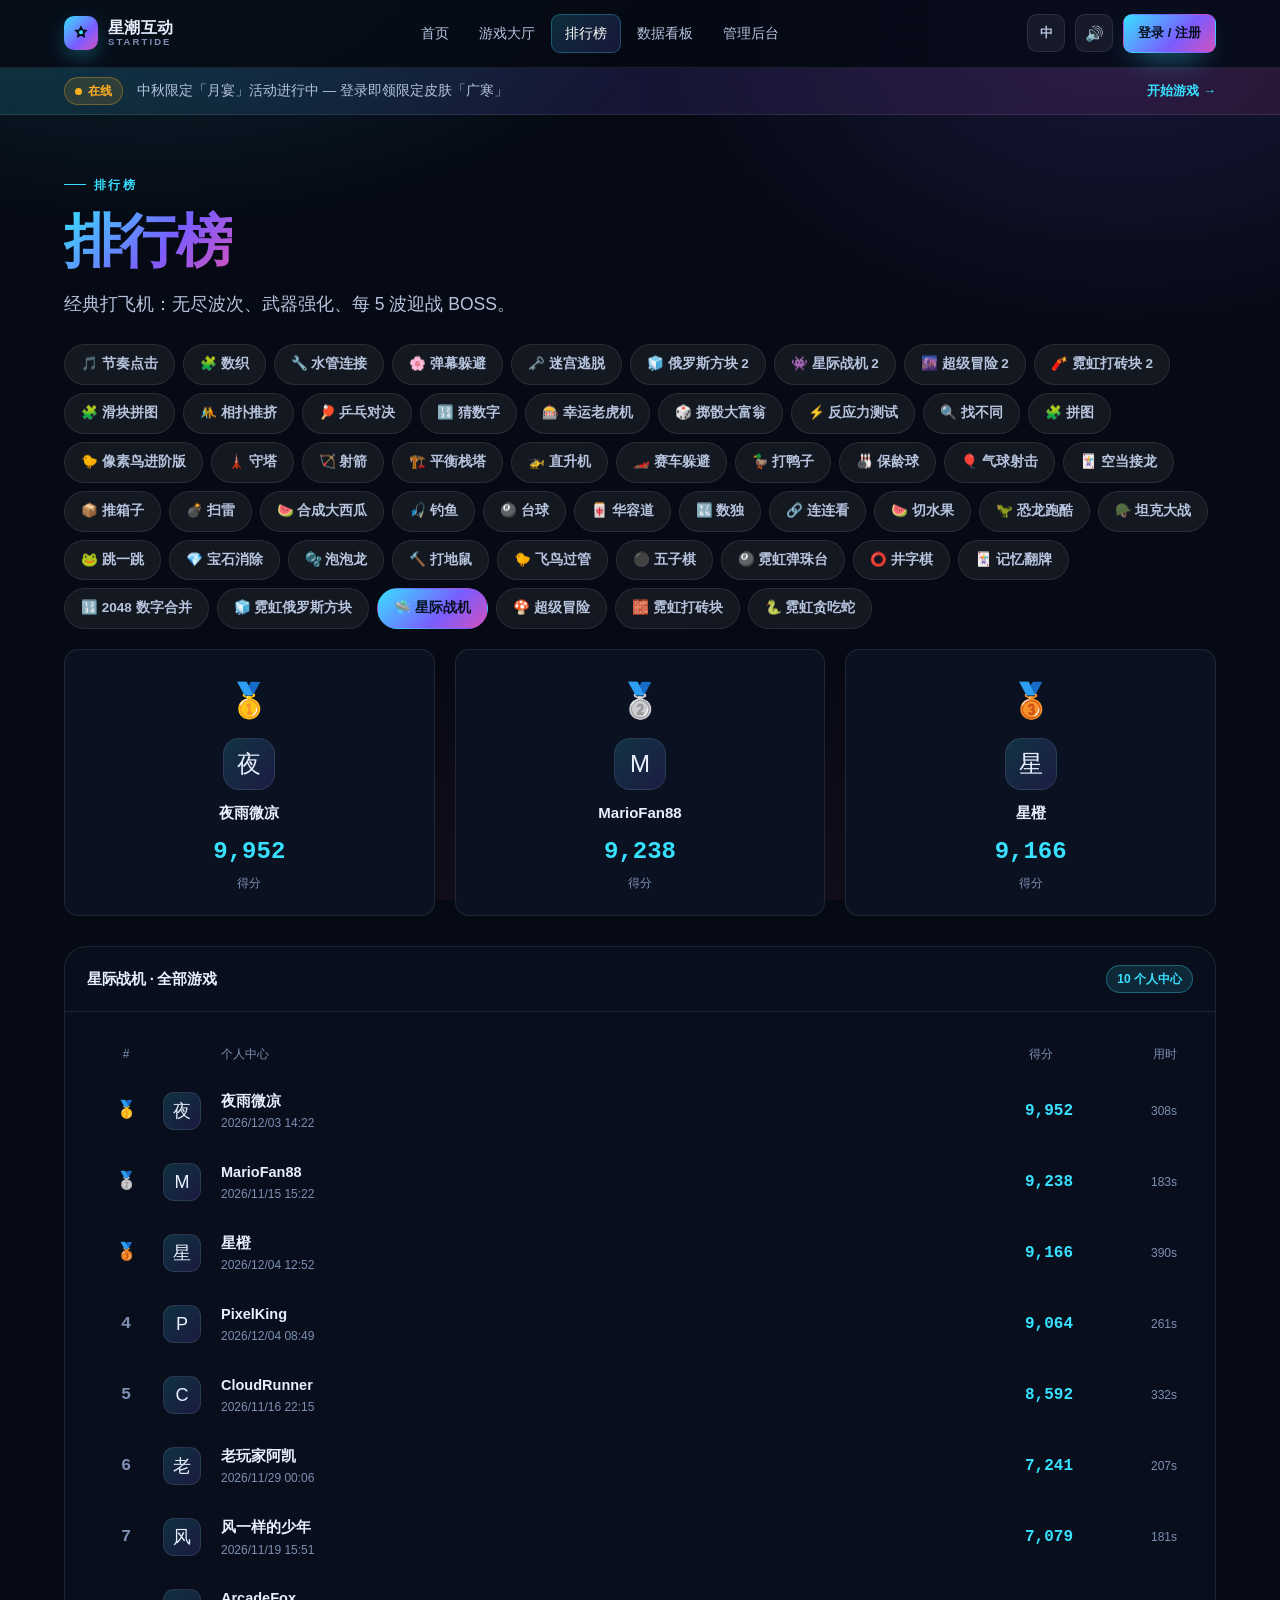
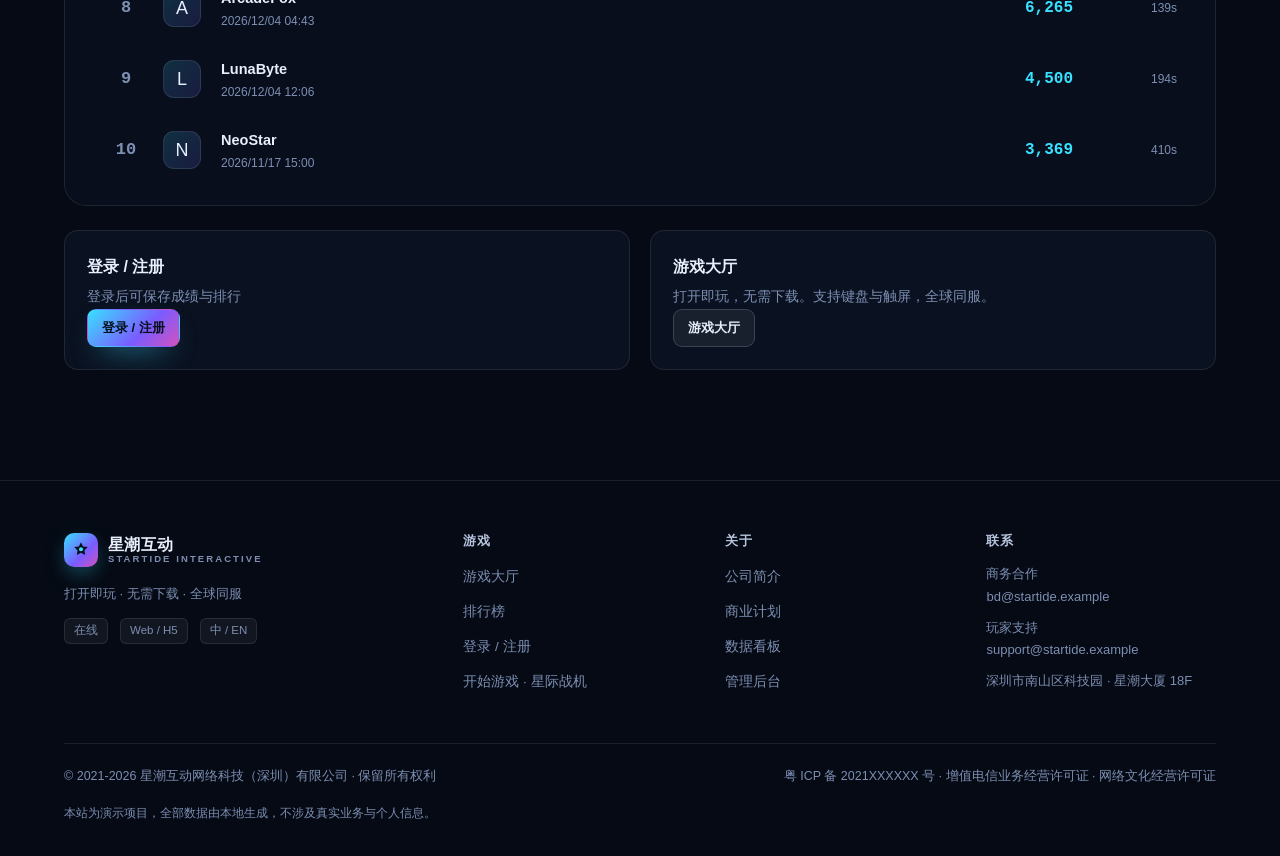
<file: rank.html>
<!DOCTYPE html>
<html lang="zh-CN">

<head>
  <meta charset="UTF-8">
  <meta name="viewport" content="width=device-width, initial-scale=1.0">
  <title>排行榜 · 星潮互动</title>
  <meta name="description" content="星潮互动小游戏全球排行榜：查看各游戏最高分榜、我的排名与战绩，登录后成绩自动上榜。">
  <link rel="icon" href="data:image/svg+xml,<svg xmlns='http://www.w3.org/2000/svg' viewBox='0 0 100 100'><text y='.9em' font-size='90'>🚀</text></svg>">
  <link rel="stylesheet" href="assets/css/base.css">
  <link rel="stylesheet" href="assets/css/site.css">
  <link rel="stylesheet" href="assets/css/app.css">
</head>

<body data-page="rank">
  <div class="page">
    <div data-nav></div>

    <main>
      <section class="wrap" style="padding:52px 24px 20px">
        <div class="eyebrow" data-i18n="nav.rank">排行榜</div>
        <h1 class="h1 mb16"><span class="grad-text" data-i18n="nav.rank">排行榜</span></h1>
        <p class="lead mb24" id="rankSub">各游戏最高分榜 · 登录后成绩自动上榜</p>
        <div class="pill-row" id="gameTabs"></div>
      </section>

      <section class="wrap" style="padding:0 24px 30px">
        <div class="grid g3" id="podium"></div>
      </section>

      <section class="wrap" style="padding:0 24px 24px">
        <div class="panel reveal">
          <div class="panel__head">
            <h3><span id="curGameName">星际战机</span> · <span data-i18n="hall.all">全部游戏</span></h3>
            <span class="badge badge--cyan" id="totalBadge">—</span>
          </div>
          <div class="panel__body">
            <div class="rank-row" style="grid-template-columns:46px 44px minmax(0,1fr) 130px 110px">
              <div class="tiny muted" style="text-align:center">#</div>
              <div></div>
              <div class="tiny muted" data-i18n="nav.profile">玩家</div>
              <div class="tiny muted tar" data-i18n="common.score">得分</div>
              <div class="tiny muted tar" data-i18n="common.time">用时</div>
            </div>
            <div id="rankList"></div>
          </div>
        </div>
      </section>

      <section class="wrap" style="padding:0 24px 70px">
        <div class="grid g2" id="myCards"></div>
      </section>
    </main>

    <div data-footer></div>
  </div>

  <script src="assets/js/i18n.js"></script>
  <script src="assets/js/store.js"></script>
  <script src="assets/js/ui.js"></script>
  <script src="assets/js/sfx.js"></script>
  <script src="assets/js/auth.js"></script>
  <script src="assets/js/layout.js"></script>
  <script src="assets/js/games/catalog.js"></script>
  <script>
    (function () {
      var T = function (k, f) { return I18N.t(k, f); };
      var esc = UI.esc;
      var params = new URLSearchParams(location.search);
      var gid = CATALOG.get(params.get('g')) ? params.get('g') : 'shooter';

      function renderTabs() {
        document.getElementById('gameTabs').innerHTML = CATALOG.list.map(function (g) {
          return '<button class="chip' + (gid === g.id ? ' is-on' : '') + '" data-g="' + g.id + '">' + g.icon + ' ' + esc(I18N.pick(g.name)) + '</button>';
        }).join('');
        document.getElementById('gameTabs').querySelectorAll('[data-g]').forEach(function (b) {
          b.addEventListener('click', function () {
            gid = b.getAttribute('data-g');
            history.replaceState(null, '', 'rank.html?g=' + gid);
            render();
          });
        });
      }

      function renderPodium(rows) {
        var host = document.getElementById('podium');
        var medals = ['🥇', '🥈', '🥉'];
        if (!rows.length) { host.innerHTML = ''; return; }
        host.innerHTML = rows.slice(0, 3).map(function (r, i) {
          return '<div class="card card--solid reveal" style="text-align:center">' +
            '<div style="font-size:34px">' + medals[i] + '</div>' +
            '<div class="rank-ava" style="margin:8px auto 10px;width:52px;height:52px;border-radius:16px;font-size:24px">' + esc((r.username || '?').slice(0, 1)) + '</div>' +
            '<div style="font-weight:800;font-size:15px">' + esc(r.username) + '</div>' +
            '<div class="mono" style="font-size:24px;color:var(--cyan);font-weight:800;margin-top:6px">' + UI.fmtNum(r.score) + '</div>' +
            '<div class="tiny muted">' + esc(T('common.score')) + '</div>' +
            '</div>';
        }).join('');
      }

      function renderList(rows) {
        var me = Auth.current();
        var medal = function (i) { return ['🥇', '🥈', '🥉'][i] || (i + 1); };
        var host = document.getElementById('rankList');
        if (!rows.length) {
          host.innerHTML = '<div class="empty-state"><div class="i">🏅</div>' + esc(T('common.empty')) + '</div>';
          return;
        }
        host.innerHTML = rows.map(function (r, i) {
          return '<div class="rank-row' + (me && r.uid === me.id ? ' is-me' : '') + '">' +
            '<div class="rank-no">' + medal(i) + '</div>' +
            '<div class="rank-ava">' + esc((r.username || '?').slice(0, 1)) + '</div>' +
            '<div><div class="rank-name">' + esc(r.username) + (me && r.uid === me.id ? ' <span class="tag">我</span>' : '') + '</div>' +
            '<div class="tiny muted">' + esc(UI.fmtTime(r.createdAt)) + '</div></div>' +
            '<div class="rank-score">' + UI.fmtNum(r.score) + '</div>' +
            '<div class="rank-meta">' + esc(r.duration ? r.duration + 's' : '—') + '</div>' +
            '</div>';
        }).join('');
      }

      function renderMine() {
        var meta = CATALOG.get(gid);
        var me = Auth.current();
        var host = document.getElementById('myCards');
        if (!me) {
          host.innerHTML = '<div class="card card--solid reveal"><div class="card__title">' + esc(T('nav.login')) + '</div>' +
            '<p class="card__desc">' + esc(T('game.guestTip')) + '</p>' +
            '<a class="btn btn--primary btn--sm" href="login.html">' + esc(T('nav.login')) + '</a></div>' +
            '<div class="card card--solid reveal"><div class="card__title">' + esc(T('hall.title')) + '</div>' +
            '<p class="card__desc">' + esc(T('hall.sub')) + '</p>' +
            '<a class="btn btn--sm" href="games.html">' + esc(T('nav.games')) + '</a></div>';
          return;
        }
        var all = Auth.ranking(gid, 999);
        var pos = -1;
        for (var i = 0; i < all.length; i++) if (all[i].uid === me.id) { pos = i + 1; break; }
        var myBest = Auth.bestOf(gid);
        var mine = Auth.myRecords(gid).slice(0, 5);
        host.innerHTML =
          '<div class="card card--solid reveal"><div class="card__title">' + esc(T('nav.profile')) + '</div>' +
          '<div class="between mb16"><span class="muted small">' + esc(I18N.pick(meta.name)) + '</span>' +
          '<span class="badge badge--cyan">' + esc(T('user.level')) + ' ' + me.level + '</span></div>' +
          '<div class="statmini mb16">' +
          '<div><span class="tiny muted">' + esc(T('common.best')) + '</span><b>' + UI.fmtNum(myBest) + '</b></div>' +
          '<div><span class="tiny muted">排名</span><b>' + (pos > 0 ? '#' + pos : '—') + '</b></div>' +
          '<div><span class="tiny muted">🪙</span><b>' + UI.fmtNum(me.coins) + '</b></div>' +
          '</div>' +
          '<a class="btn btn--primary btn--sm btn--block" href="play.html?g=' + gid + '">▶ ' + esc(T('common.play')) + '</a></div>' +
          '<div class="card card--solid reveal"><div class="card__title">' + esc(T('user.records')) + '</div>' +
          (mine.length ? '<ul class="mini-rank">' + mine.map(function (r) {
            return '<li><span class="n">' + UI.fmtNum(r.score) + '</span><span style="flex:1;min-width:0" class="muted small">' + esc(UI.fmtTime(r.createdAt)) + '</span></li>';
          }).join('') + '</ul>' : '<p class="card__desc">' + esc(T('user.noRecords')) + '</p>') +
          '</div>';
      }

      function render() {
        var meta = CATALOG.get(gid);
        document.getElementById('curGameName').textContent = I18N.pick(meta.name);
        document.getElementById('rankSub').textContent = I18N.pick(meta.desc);
        var rows = Auth.ranking(gid, 50);
        document.getElementById('totalBadge').textContent = rows.length + ' ' + T('nav.profile');
        renderTabs(); renderPodium(rows); renderList(rows); renderMine();
        UI.initReveal();
      }
      render();
      window.addEventListener('i18n:change', render);
    })();
  </script>
</body>

</html>
</file>
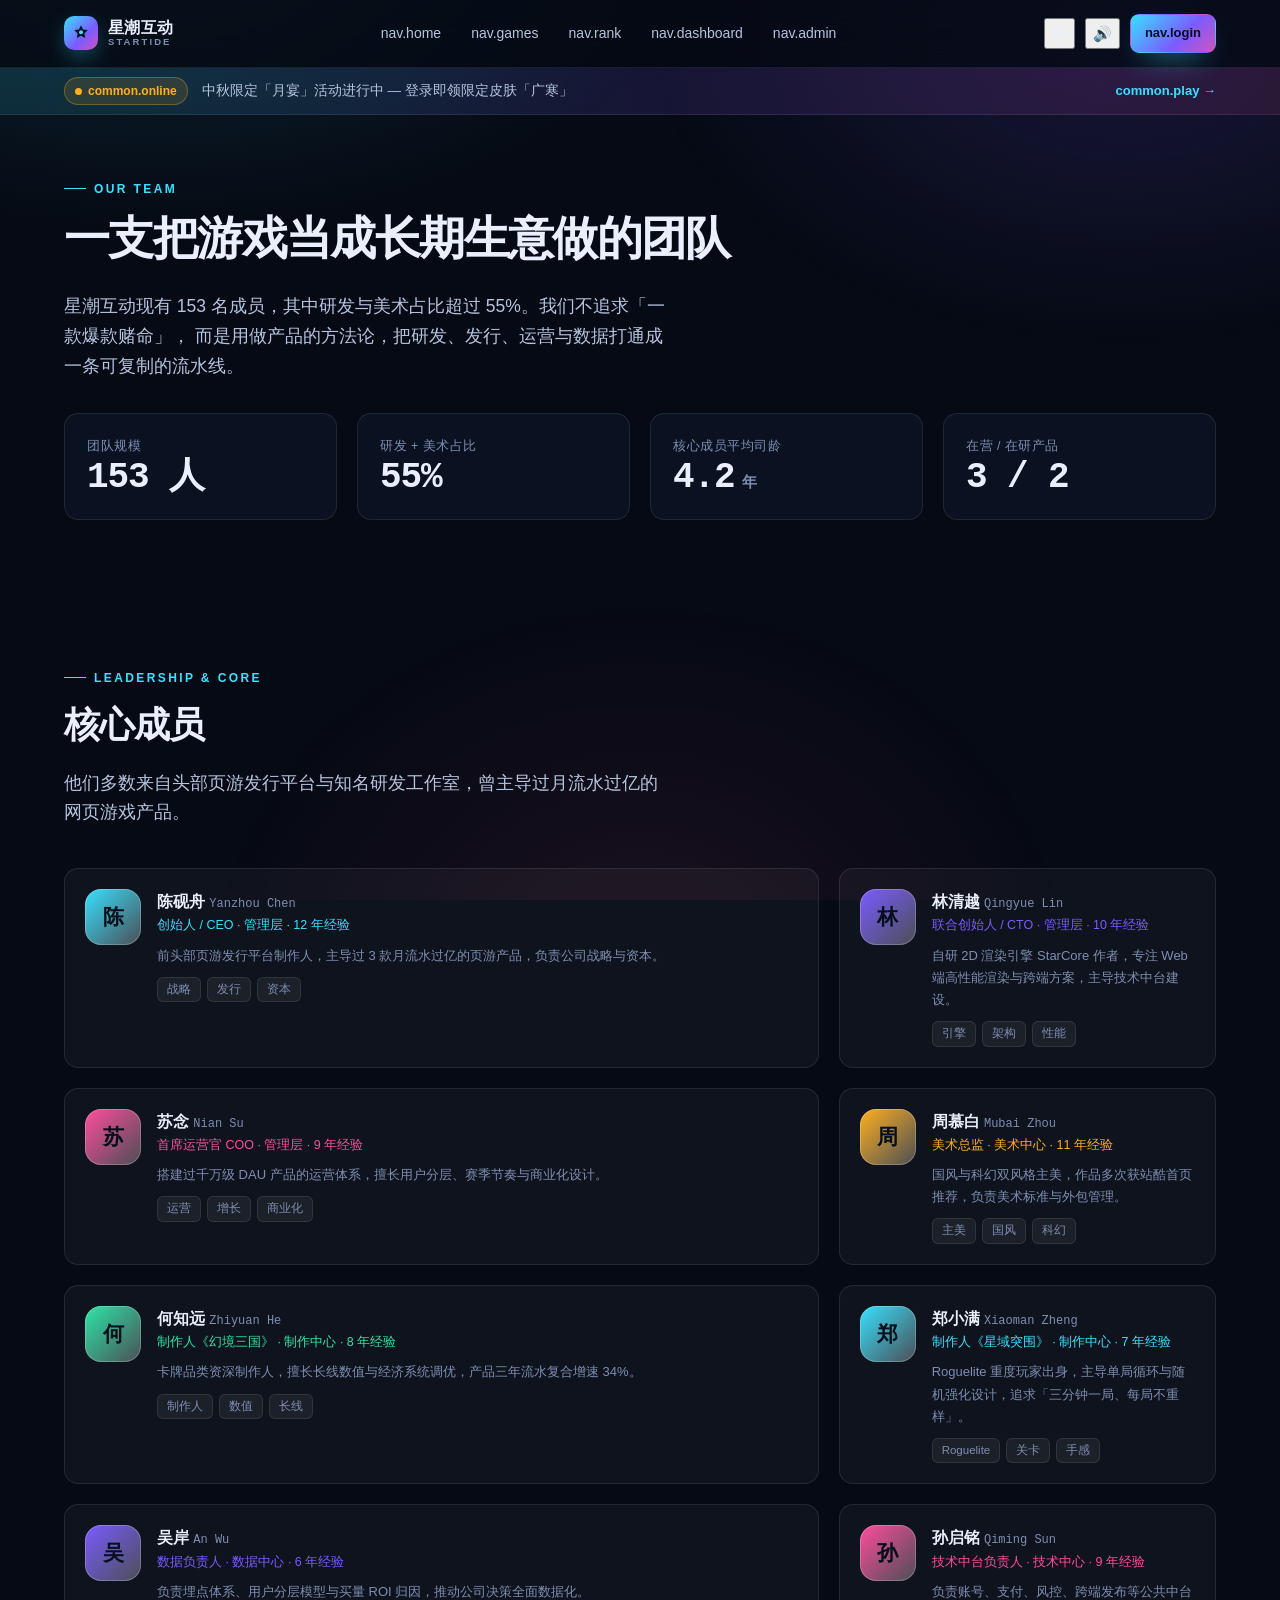
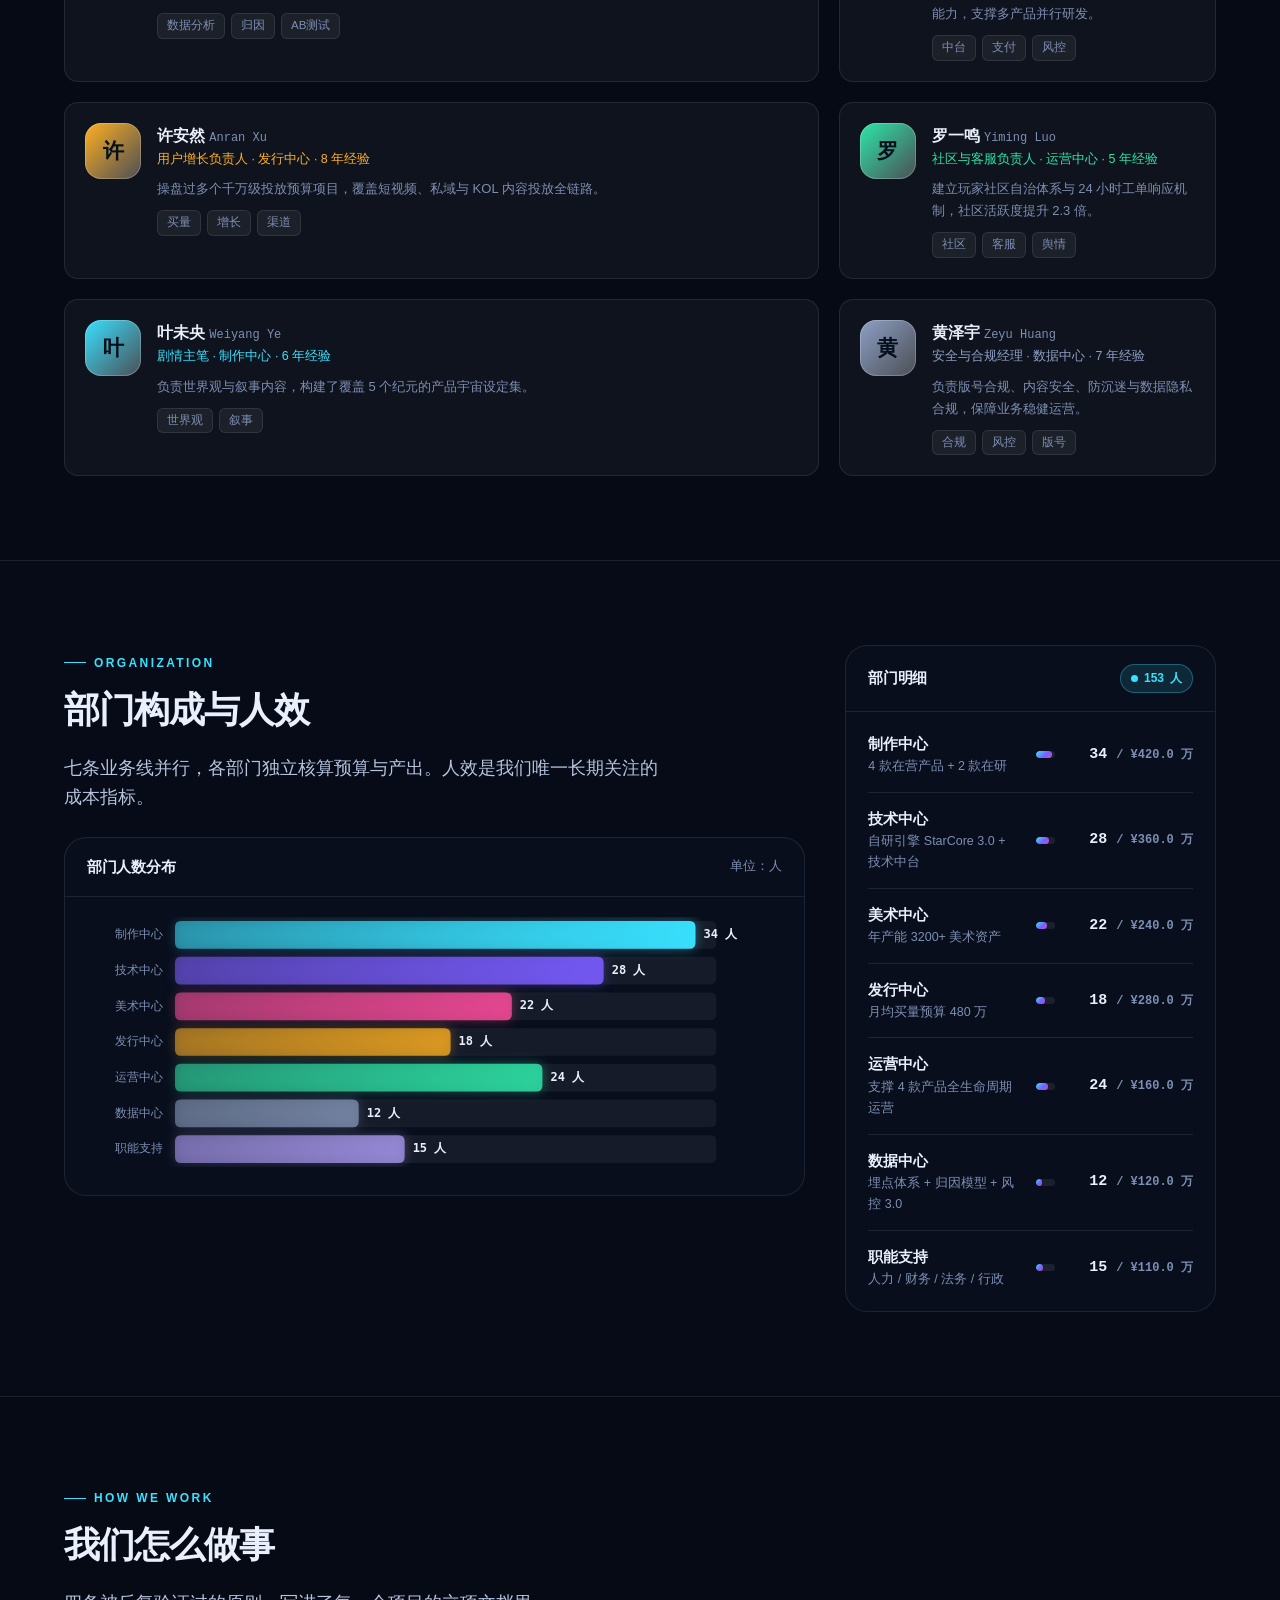
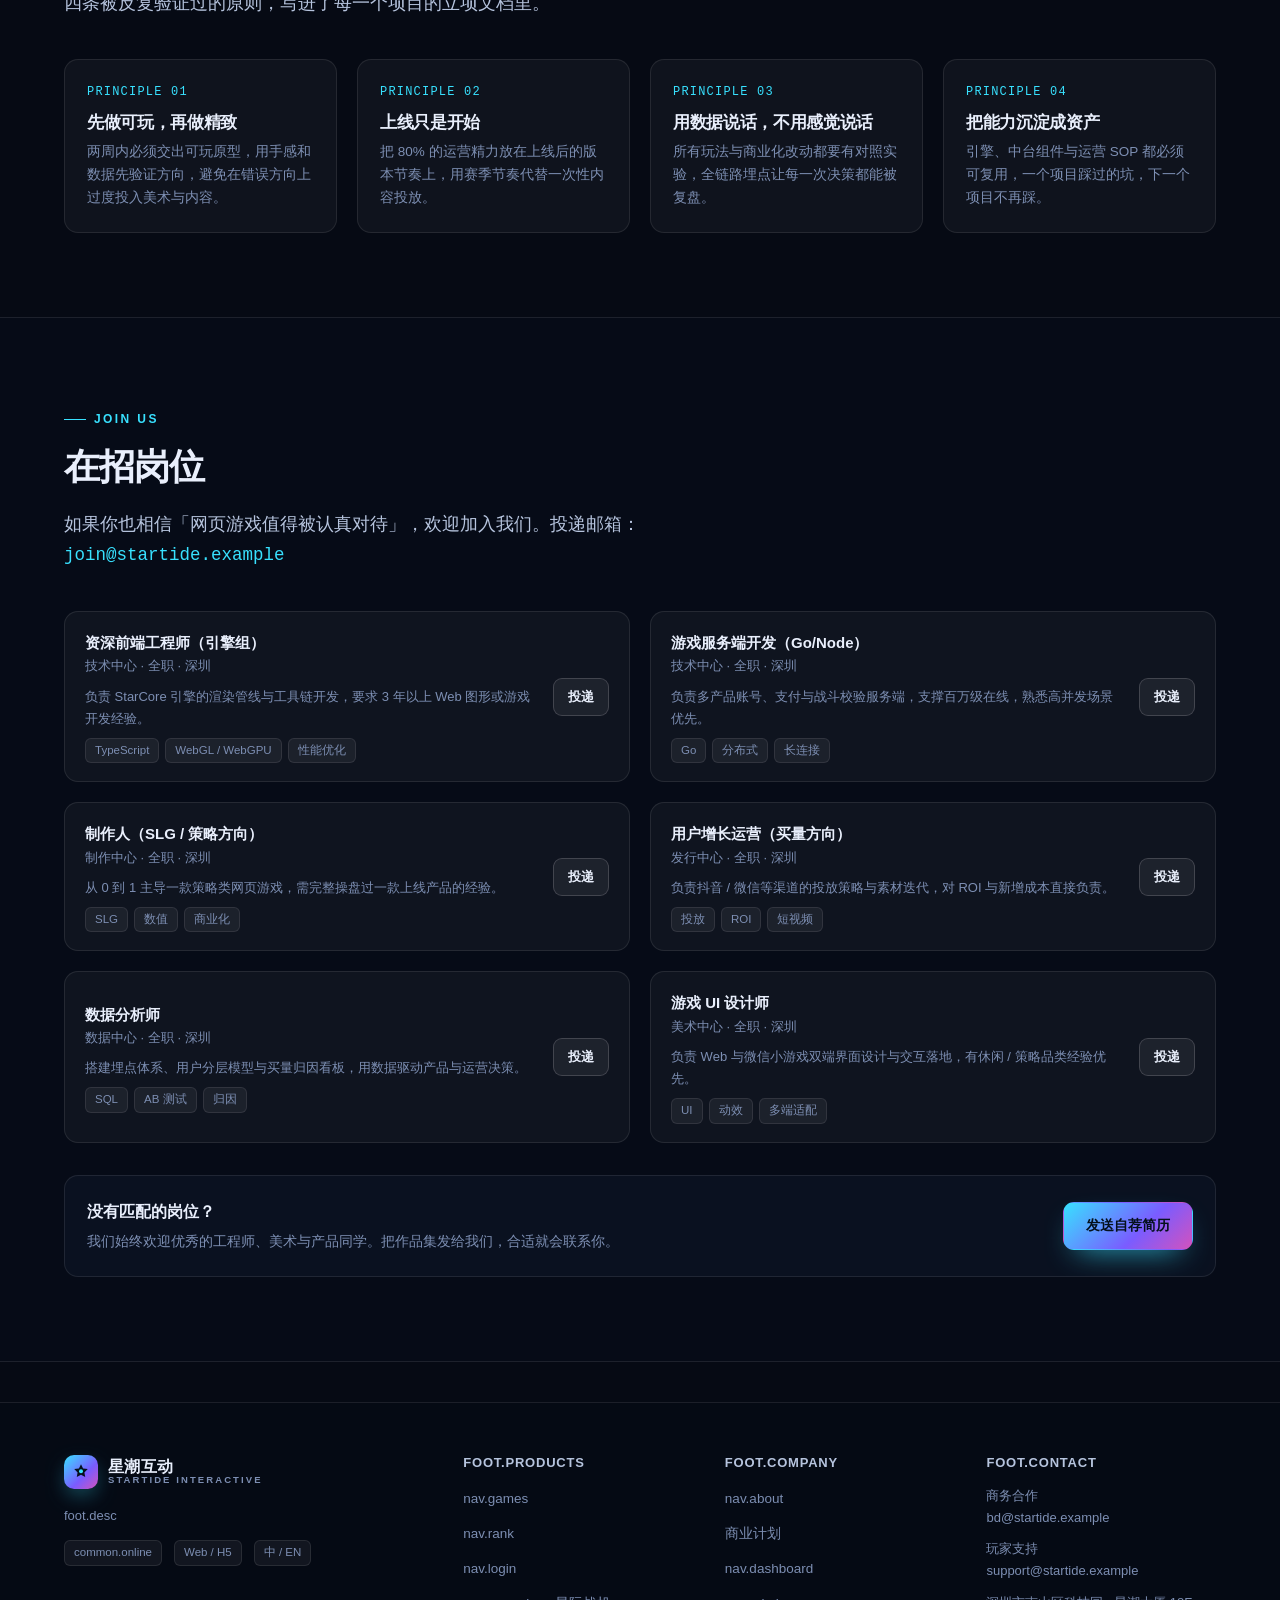
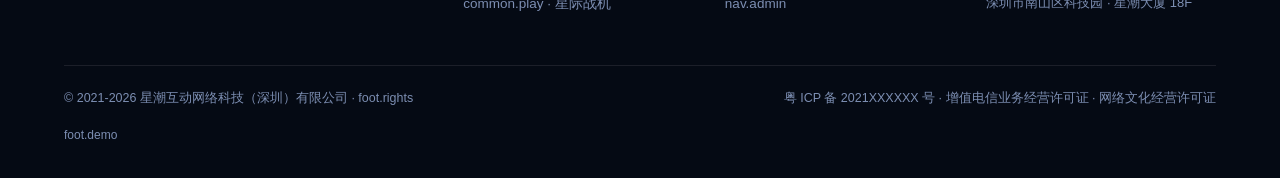
<file: team.html>
<!DOCTYPE html>
<html lang="zh-CN">
<head>
<meta charset="UTF-8">
<meta name="viewport" content="width=device-width, initial-scale=1">
<title>核心团队 — 星潮互动 STARTIDE</title>
<meta name="description" content="星潮互动核心团队与组织架构：研发、发行、运营、数据一体化团队，覆盖网页游戏全生命周期。">
<link rel="icon" href="data:image/svg+xml,<svg xmlns='http://www.w3.org/2000/svg' viewBox='0 0 100 100'><text y='.9em' font-size='90'>🚀</text></svg>">
<link rel="stylesheet" href="assets/css/base.css">
<link rel="stylesheet" href="assets/css/site.css">
<style>
  .dept-row { display: grid; grid-template-columns: 150px minmax(0,1fr) 120px; gap: 18px; align-items: center; padding: 14px 0; border-bottom: 1px solid var(--line); }
  .dept-row:last-child { border-bottom: 0; }
  .dept-row__name { font-weight: 700; font-size: 14.5px; }
  .dept-row__out { font-size: 12.5px; color: var(--muted); }
  .dept-row__num { font-family: var(--mono); font-weight: 800; text-align: right; font-size: 15px; }
  .join-item { display: flex; align-items: center; justify-content: space-between; gap: 16px; padding: 18px 20px; border: 1px solid var(--line); border-radius: var(--r); background: var(--panel); transition: .22s; }
  .join-item:hover { border-color: rgba(56,225,255,.34); background: rgba(255,255,255,.055); }
  .join-item__title { font-size: 15px; font-weight: 700; }
  .value-card { border: 1px solid var(--line); border-radius: var(--r); padding: 22px; background: var(--panel); height: 100%; }
  .value-card__no { font-family: var(--mono); font-size: 12px; color: var(--cyan); letter-spacing: .1em; }
  .value-card h3 { font-size: 17px; margin: 10px 0 8px; }
  .value-card p { font-size: 13.5px; color: var(--muted); margin: 0; }
  @media (max-width: 640px) {
    .dept-row { grid-template-columns: minmax(0,1fr) 90px; }
    .dept-row__out { grid-column: 1 / -1; }
    .join-item { flex-direction: column; align-items: stretch; }
  }
</style>
</head>
<body data-page="team">
<div class="page">
  <div data-nav></div>

  <section class="section section--tight" style="padding-top:56px">
    <div class="wrap">
      <span class="eyebrow">Our Team</span>
      <h1 class="h1" style="font-size:clamp(30px,4.2vw,46px)">一支把游戏当成长期生意做的团队</h1>
      <p class="lead">
        星潮互动现有 153 名成员，其中研发与美术占比超过 55%。我们不追求「一款爆款赌命」，
        而是用做产品的方法论，把研发、发行、运营与数据打通成一条可复制的流水线。
      </p>

      <div class="grid g4 mt32">
        <div class="card card--solid"><div class="stat__label">团队规模</div><div class="stat__value" id="kHead">—</div></div>
        <div class="card card--solid"><div class="stat__label">研发 + 美术占比</div><div class="stat__value" id="kRd">—</div></div>
        <div class="card card--solid"><div class="stat__label">核心成员平均司龄</div><div class="stat__value">4.2<span style="font-size:15px;color:var(--muted)"> 年</span></div></div>
        <div class="card card--solid"><div class="stat__label">在营 / 在研产品</div><div class="stat__value" id="kGames">—</div></div>
      </div>
    </div>
  </section>

  <section class="section">
    <div class="wrap">
      <div class="section__head reveal">
        <span class="eyebrow">Leadership &amp; Core</span>
        <h2 class="h2">核心成员</h2>
        <p class="lead">他们多数来自头部页游发行平台与知名研发工作室，曾主导过月流水过亿的网页游戏产品。</p>
      </div>
      <div class="grid g-2-1" id="teamGrid"></div>
    </div>
  </section>

  <section class="section" style="background:rgba(9,14,26,.55);border-top:1px solid var(--line);border-bottom:1px solid var(--line)">
    <div class="wrap">
      <div class="grid g-2-1" style="gap:40px;align-items:start">
        <div class="reveal">
          <span class="eyebrow">Organization</span>
          <h2 class="h2">部门构成与人效</h2>
          <p class="lead">七条业务线并行，各部门独立核算预算与产出。人效是我们唯一长期关注的成本指标。</p>
          <div class="panel mt24">
            <div class="panel__head"><h3>部门人数分布</h3><span class="muted small mono">单位：人</span></div>
            <div class="panel__body"><canvas id="deptChart" style="width:100%;height:250px"></canvas></div>
          </div>
        </div>
        <div class="panel reveal" data-delay="120">
          <div class="panel__head"><h3>部门明细</h3><span class="badge badge--cyan"><i class="dot"></i><span id="deptSum">—</span> 人</span></div>
          <div class="panel__body" id="deptList" style="padding-top:6px;padding-bottom:6px"></div>
        </div>
      </div>
    </div>
  </section>

  <section class="section">
    <div class="wrap">
      <div class="section__head reveal">
        <span class="eyebrow">How We Work</span>
        <h2 class="h2">我们怎么做事</h2>
        <p class="lead">四条被反复验证过的原则，写进了每一个项目的立项文档里。</p>
      </div>
      <div class="grid g4">
        <div class="value-card reveal" data-delay="0">
          <div class="value-card__no">PRINCIPLE 01</div>
          <h3>先做可玩，再做精致</h3>
          <p>两周内必须交出可玩原型，用手感和数据先验证方向，避免在错误方向上过度投入美术与内容。</p>
        </div>
        <div class="value-card reveal" data-delay="80">
          <div class="value-card__no">PRINCIPLE 02</div>
          <h3>上线只是开始</h3>
          <p>把 80% 的运营精力放在上线后的版本节奏上，用赛季节奏代替一次性内容投放。</p>
        </div>
        <div class="value-card reveal" data-delay="160">
          <div class="value-card__no">PRINCIPLE 03</div>
          <h3>用数据说话，不用感觉说话</h3>
          <p>所有玩法与商业化改动都要有对照实验，全链路埋点让每一次决策都能被复盘。</p>
        </div>
        <div class="value-card reveal" data-delay="240">
          <div class="value-card__no">PRINCIPLE 04</div>
          <h3>把能力沉淀成资产</h3>
          <p>引擎、中台组件与运营 SOP 都必须可复用，一个项目踩过的坑，下一个项目不再踩。</p>
        </div>
      </div>
    </div>
  </section>

  <section class="section" id="join" style="background:rgba(9,14,26,.55);border-top:1px solid var(--line);border-bottom:1px solid var(--line)">
    <div class="wrap">
      <div class="section__head reveal">
        <span class="eyebrow">Join Us</span>
        <h2 class="h2">在招岗位</h2>
        <p class="lead">如果你也相信「网页游戏值得被认真对待」，欢迎加入我们。投递邮箱：<span class="mono c-cyan">join@startide.example</span></p>
      </div>
      <div class="grid g2" id="jobList"></div>
      <div class="card card--solid mt32 reveal" style="display:flex;align-items:center;justify-content:space-between;gap:20px;flex-wrap:wrap">
        <div>
          <div class="card__title">没有匹配的岗位？</div>
          <p class="card__desc mb0">我们始终欢迎优秀的工程师、美术与产品同学。把作品集发给我们，合适就会联系你。</p>
        </div>
        <button class="btn btn--primary" id="applyBtn">发送自荐简历</button>
      </div>
    </div>
  </section>

  <div data-footer></div>
</div>

<script src="assets/js/ui.js"></script>
<script src="assets/js/store.js"></script>
<script src="assets/js/layout.js"></script>
<script src="assets/js/charts.js"></script>
<script>
(function () {
  var db = Store.get();
  var depts = db.departments;
  var totalHead = db.company.headcount;

  document.getElementById('kHead').textContent = totalHead + ' 人';

  var rd = depts.filter(function (d) { return d.name === '制作中心' || d.name === '技术中心' || d.name === '美术中心'; })
    .reduce(function (a, d) { return a + d.headcount; }, 0);
  document.getElementById('kRd').textContent = Math.round((rd / totalHead) * 100) + '%';

  var online = db.games.filter(function (g) { return g.online; }).length;
  var coding = db.games.filter(function (g) { return !g.online && g.status !== '已下线'; }).length;
  document.getElementById('kGames').textContent = online + ' / ' + coding;

  /* ---------- 核心成员 ---------- */
  document.getElementById('teamGrid').innerHTML = db.team.map(function (m, i) {
    return '' +
      '<div class="pcard reveal" data-delay="' + ((i % 4) * 60) + '">' +
      '  <div class="avatar" style="background:linear-gradient(135deg,' + m.hue + ',rgba(255,255,255,.25))">' + UI.esc(m.avatar) + '</div>' +
      '  <div style="min-width:0">' +
      '    <div class="pcard__name">' + UI.esc(m.name) + ' <span class="muted mono tiny" style="font-weight:400">' + UI.esc(m.en) + '</span></div>' +
      '    <div class="pcard__role" style="color:' + m.hue + '">' + UI.esc(m.role) + ' · ' + UI.esc(m.dept) + ' · ' + UI.esc(m.exp) + '经验</div>' +
      '    <p class="pcard__bio">' + UI.esc(m.bio) + '</p>' +
      '    <div class="wrapflex" style="gap:6px;margin-top:10px">' + m.tags.map(function (t) { return '<span class="tag">' + UI.esc(t) + '</span>'; }).join('') + '</div>' +
      '  </div>' +
      '</div>';
  }).join('');

  /* ---------- 部门明细 ---------- */
  var deptSum = depts.reduce(function (a, d) { return a + d.headcount; }, 0);
  document.getElementById('deptSum').textContent = deptSum;
  document.getElementById('deptList').innerHTML = depts.map(function (d) {
    return '' +
      '<div class="dept-row">' +
      '  <div><div class="dept-row__name">' + UI.esc(d.name) + '</div><div class="dept-row__out">' + UI.esc(d.output) + '</div></div>' +
      '  <div class="bar" data-fill="' + Math.round((d.headcount / 40) * 100) + '"><i style="width:0"></i></div>' +
      '  <div class="dept-row__num">' + d.headcount + ' <span class="muted tiny">/ ' + UI.fmtMoney(d.budget) + '</span></div>' +
      '</div>';
  }).join('');

  /* ---------- 部门图表 ---------- */
  var COLORS = ['#38e1ff', '#7a5cff', '#ff4d9d', '#ffb020', '#2ee6a8', '#8da0c4', '#b3a2ff'];
  Charts.hbar(document.getElementById('deptChart'), {
    items: depts.map(function (d, i) { return { label: d.name, value: d.headcount, color: COLORS[i % COLORS.length] }; }),
    labelWidth: 88,
    valueFmt: function (v) { return v + ' 人'; }
  });

  /* ---------- 在招岗位 ---------- */
  var jobs = [
    { title: '资深前端工程师（引擎组）', dept: '技术中心', type: '全职 · 深圳', tags: ['TypeScript', 'WebGL / WebGPU', '性能优化'], desc: '负责 StarCore 引擎的渲染管线与工具链开发，要求 3 年以上 Web 图形或游戏开发经验。' },
    { title: '游戏服务端开发（Go/Node）', dept: '技术中心', type: '全职 · 深圳', tags: ['Go', '分布式', '长连接'], desc: '负责多产品账号、支付与战斗校验服务端，支撑百万级在线，熟悉高并发场景优先。' },
    { title: '制作人（SLG / 策略方向）', dept: '制作中心', type: '全职 · 深圳', tags: ['SLG', '数值', '商业化'], desc: '从 0 到 1 主导一款策略类网页游戏，需完整操盘过一款上线产品的经验。' },
    { title: '用户增长运营（买量方向）', dept: '发行中心', type: '全职 · 深圳', tags: ['投放', 'ROI', '短视频'], desc: '负责抖音 / 微信等渠道的投放策略与素材迭代，对 ROI 与新增成本直接负责。' },
    { title: '数据分析师', dept: '数据中心', type: '全职 · 深圳', tags: ['SQL', 'AB 测试', '归因'], desc: '搭建埋点体系、用户分层模型与买量归因看板，用数据驱动产品与运营决策。' },
    { title: '游戏 UI 设计师', dept: '美术中心', type: '全职 · 深圳', tags: ['UI', '动效', '多端适配'], desc: '负责 Web 与微信小游戏双端界面设计与交互落地，有休闲 / 策略品类经验优先。' }
  ];
  document.getElementById('jobList').innerHTML = jobs.map(function (j, i) {
    return '' +
      '<div class="join-item reveal" data-delay="' + ((i % 2) * 80) + '">' +
      '  <div style="min-width:0">' +
      '    <div class="join-item__title">' + UI.esc(j.title) + '</div>' +
      '    <div class="muted small mb8">' + UI.esc(j.dept) + ' · ' + UI.esc(j.type) + '</div>' +
      '    <p class="muted small mb8" style="margin:0 0 8px">' + UI.esc(j.desc) + '</p>' +
      '    <div class="wrapflex" style="gap:6px">' + j.tags.map(function (t) { return '<span class="tag">' + UI.esc(t) + '</span>'; }).join('') + '</div>' +
      '  </div>' +
      '  <button class="btn btn--sm" data-job="' + UI.esc(j.title) + '">投递</button>' +
      '</div>';
  }).join('');

  document.addEventListener('click', function (e) {
    var b = e.target.closest('[data-job]');
    if (b) UI.toast('已记录你对「' + b.getAttribute('data-job') + '」的意向，请将简历发至 join@startide.example', 'ok');
  });
  document.getElementById('applyBtn').addEventListener('click', function () {
    UI.toast('自荐简历请发送至 join@startide.example，我们会在一周内回复', 'ok');
  });
})();
</script>
</body>
</html>
</file>
<file: assets/css/base.css>
/* ==========================================================================
   星潮互动 STARTIDE INTERACTIVE — 全局设计系统
   纯 CSS，无任何外部依赖
   ========================================================================== */

:root {
  /* 背景层 */
  --bg: #060a14;
  --bg-2: #0a1120;
  --bg-3: #0f1930;
  --panel: rgba(255, 255, 255, 0.038);
  --panel-2: rgba(255, 255, 255, 0.06);
  --line: rgba(255, 255, 255, 0.09);
  --line-strong: rgba(255, 255, 255, 0.16);

  /* 文字 */
  --text: #e9effc;
  --text-2: #b6c4de;
  --muted: #7d8fb3;

  /* 品牌色 */
  --cyan: #38e1ff;
  --violet: #7a5cff;
  --pink: #ff4d9d;
  --amber: #ffb020;
  --green: #2ee6a8;
  --red: #ff5c6c;

  --grad: linear-gradient(135deg, #38e1ff 0%, #7a5cff 60%, #ff4d9d 120%);
  --grad-soft: linear-gradient(135deg, rgba(56, 225, 255, 0.16), rgba(122, 92, 255, 0.16));

  --shadow: 0 18px 50px -20px rgba(0, 0, 0, 0.9);
  --shadow-glow: 0 0 0 1px rgba(56, 225, 255, 0.25), 0 22px 60px -24px rgba(56, 225, 255, 0.4);

  --r-sm: 8px;
  --r: 14px;
  --r-lg: 22px;

  --maxw: 1200px;
  --nav-h: 68px;

  --font: "PingFang SC", "Microsoft YaHei", "Hiragino Sans GB", "Helvetica Neue", Arial, sans-serif;
  --mono: "SFMono-Regular", "JetBrains Mono", Consolas, "Courier New", monospace;
}

* { box-sizing: border-box; }

html { scroll-behavior: smooth; }

body {
  margin: 0;
  background: var(--bg);
  color: var(--text);
  font-family: var(--font);
  font-size: 15px;
  line-height: 1.7;
  -webkit-font-smoothing: antialiased;
  overflow-x: hidden;
}

/* 背景装饰 */
body::before {
  content: "";
  position: fixed;
  inset: 0;
  pointer-events: none;
  z-index: 0;
  background:
    radial-gradient(900px 500px at 12% -8%, rgba(56, 225, 255, 0.14), transparent 62%),
    radial-gradient(800px 520px at 88% 4%, rgba(122, 92, 255, 0.16), transparent 60%),
    radial-gradient(700px 600px at 50% 108%, rgba(255, 77, 157, 0.09), transparent 62%);
}

body::after {
  content: "";
  position: fixed;
  inset: 0;
  pointer-events: none;
  z-index: 0;
  opacity: 0.35;
  background-image:
    linear-gradient(rgba(255, 255, 255, 0.028) 1px, transparent 1px),
    linear-gradient(90deg, rgba(255, 255, 255, 0.028) 1px, transparent 1px);
  background-size: 56px 56px;
  mask-image: radial-gradient(circle at 50% 22%, #000 0%, transparent 78%);
}

.page { position: relative; z-index: 1; }

img { max-width: 100%; display: block; }
a { color: inherit; text-decoration: none; }
button, input, select, textarea { font: inherit; color: inherit; }
h1, h2, h3, h4 { margin: 0 0 .6em; line-height: 1.25; font-weight: 700; letter-spacing: -0.02em; }
p { margin: 0 0 1em; }
ul, ol { margin: 0; padding-left: 1.1em; }
hr { border: 0; border-top: 1px solid var(--line); margin: 28px 0; }

::selection { background: rgba(56, 225, 255, 0.28); }

/* 滚动条 */
::-webkit-scrollbar { width: 10px; height: 10px; }
::-webkit-scrollbar-track { background: rgba(255, 255, 255, 0.03); }
::-webkit-scrollbar-thumb { background: rgba(255, 255, 255, 0.14); border-radius: 20px; border: 2px solid transparent; background-clip: content-box; }
::-webkit-scrollbar-thumb:hover { background: rgba(56, 225, 255, 0.4); background-clip: content-box; }

/* ---------- 布局 ---------- */
.wrap { width: 100%; max-width: var(--maxw); margin: 0 auto; padding: 0 24px; }
.section { padding: 84px 0; }
.section--tight { padding: 56px 0; }
.grid { display: grid; gap: 20px; }
.g2 { grid-template-columns: repeat(2, minmax(0, 1fr)); }
.g3 { grid-template-columns: repeat(3, minmax(0, 1fr)); }
.g4 { grid-template-columns: repeat(4, minmax(0, 1fr)); }
.g-1-3 { grid-template-columns: minmax(0, 1fr) minmax(0, 3fr); }
.g-2-1 { grid-template-columns: minmax(0, 2fr) minmax(0, 1fr); }
.center { text-align: center; }
.mt0 { margin-top: 0; } .mt8 { margin-top: 8px; } .mt16 { margin-top: 16px; }
.mt24 { margin-top: 24px; } .mt32 { margin-top: 32px; } .mt48 { margin-top: 48px; }
.mb0 { margin-bottom: 0; } .mb8 { margin-bottom: 8px; } .mb16 { margin-bottom: 16px; }
.mb24 { margin-bottom: 24px; } .mb32 { margin-bottom: 32px; }
.flex { display: flex; }
.between { display: flex; align-items: center; justify-content: space-between; gap: 16px; }
.aic { align-items: center; }
.gap8 { gap: 8px; } .gap12 { gap: 12px; } .gap16 { gap: 16px; } .gap24 { gap: 24px; }
.wrapflex { display: flex; flex-wrap: wrap; gap: 12px; }
.tar { text-align: right; } .tac { text-align: center; }
.mono { font-family: var(--mono); font-variant-numeric: tabular-nums; }
.muted { color: var(--muted); }
.small { font-size: 13px; }
.tiny { font-size: 12px; }

/* ---------- 导航 ---------- */
.nav {
  position: sticky;
  top: 0;
  z-index: 60;
  height: var(--nav-h);
  display: flex;
  align-items: center;
  backdrop-filter: blur(18px);
  background: rgba(6, 10, 20, 0.76);
  border-bottom: 1px solid var(--line);
}
.nav__inner { display: flex; align-items: center; justify-content: space-between; gap: 20px; width: 100%; }
.brand { display: flex; align-items: center; gap: 10px; font-weight: 800; letter-spacing: 0.02em; white-space: nowrap; }
.brand__mark {
  width: 34px; height: 34px; border-radius: 10px;
  background: var(--grad);
  display: grid; place-items: center;
  box-shadow: 0 8px 24px -8px rgba(56, 225, 255, 0.8);
  flex: 0 0 auto;
}
.brand__mark svg { width: 20px; height: 20px; }
.brand__text { display: flex; flex-direction: column; line-height: 1.05; }
.brand__cn { font-size: 16px; }
.brand__en { font-size: 9.5px; letter-spacing: 0.22em; color: var(--muted); font-weight: 600; }

.nav__links { display: flex; align-items: center; gap: 2px; }
.nav__links a {
  padding: 8px 14px; border-radius: 9px; font-size: 14px; color: var(--text-2);
  transition: .18s; white-space: nowrap;
}
.nav__links a:hover { color: #fff; background: var(--panel-2); }
.nav__links a.is-active { color: #fff; background: var(--grad-soft); box-shadow: inset 0 0 0 1px rgba(56, 225, 255, 0.28); }
.nav__cta { display: flex; align-items: center; gap: 10px; }
.nav__toggle { display: none; }

/* ---------- 按钮 ---------- */
.btn {
  display: inline-flex; align-items: center; justify-content: center; gap: 8px;
  padding: 11px 22px; border-radius: 11px; border: 1px solid var(--line-strong);
  background: var(--panel-2); color: var(--text); font-size: 14px; font-weight: 600;
  cursor: pointer; transition: .18s; white-space: nowrap; text-align: center;
}
.btn:hover { border-color: rgba(56, 225, 255, 0.5); background: rgba(56, 225, 255, 0.1); transform: translateY(-1px); }
.btn:active { transform: translateY(0); }
.btn--primary { background: var(--grad); border-color: transparent; color: #04101c; font-weight: 800; box-shadow: 0 12px 30px -14px rgba(56, 225, 255, 0.9); }
.btn--primary:hover { background: var(--grad); filter: brightness(1.08); }
.btn--ghost { background: transparent; }
.btn--sm { padding: 7px 14px; font-size: 13px; border-radius: 9px; }
.btn--xs { padding: 4px 10px; font-size: 12px; border-radius: 7px; }
.btn--danger { color: var(--red); border-color: rgba(255, 92, 108, 0.35); }
.btn--danger:hover { background: rgba(255, 92, 108, 0.12); border-color: rgba(255, 92, 108, 0.6); }
.btn--block { width: 100%; }
.btn[disabled] { opacity: .45; cursor: not-allowed; transform: none; }

/* ---------- 卡片 ---------- */
.card {
  background: var(--panel);
  border: 1px solid var(--line);
  border-radius: var(--r);
  padding: 22px;
  position: relative;
  overflow: hidden;
  transition: .22s;
}
.card--hover:hover { border-color: rgba(56, 225, 255, 0.34); transform: translateY(-3px); box-shadow: var(--shadow); }
.card--solid { background: var(--bg-2); }
.card__title { font-size: 16px; font-weight: 700; margin-bottom: 6px; }
.card__desc { color: var(--muted); font-size: 13.5px; margin: 0; }

.panel {
  background: rgba(10, 17, 32, 0.72);
  border: 1px solid var(--line);
  border-radius: var(--r-lg);
  overflow: hidden;
}
.panel__head { padding: 18px 22px; border-bottom: 1px solid var(--line); display: flex; align-items: center; justify-content: space-between; gap: 14px; flex-wrap: wrap; }
.panel__head h3 { margin: 0; font-size: 15px; }
.panel__body { padding: 20px 22px; }
.panel__body--flush { padding: 0; }

/* ---------- 徽章 / 标签 ---------- */
.badge {
  display: inline-flex; align-items: center; gap: 6px;
  padding: 3px 10px; border-radius: 999px; font-size: 12px; font-weight: 600;
  background: var(--panel-2); border: 1px solid var(--line); color: var(--text-2);
}
.badge--cyan { color: var(--cyan); background: rgba(56, 225, 255, 0.12); border-color: rgba(56, 225, 255, 0.32); }
.badge--violet { color: #b3a2ff; background: rgba(122, 92, 255, 0.14); border-color: rgba(122, 92, 255, 0.34); }
.badge--pink { color: #ff9cc4; background: rgba(255, 77, 157, 0.13); border-color: rgba(255, 77, 157, 0.32); }
.badge--green { color: var(--green); background: rgba(46, 230, 168, 0.12); border-color: rgba(46, 230, 168, 0.32); }
.badge--amber { color: var(--amber); background: rgba(255, 176, 32, 0.13); border-color: rgba(255, 176, 32, 0.32); }
.badge--red { color: var(--red); background: rgba(255, 92, 108, 0.13); border-color: rgba(255, 92, 108, 0.32); }
.dot { width: 7px; height: 7px; border-radius: 50%; background: currentColor; flex: 0 0 auto; }
.dot--pulse { animation: pulse 1.8s ease-in-out infinite; }
@keyframes pulse { 0%, 100% { opacity: 1; transform: scale(1); } 50% { opacity: .35; transform: scale(.8); } }

.tag {
  display: inline-block; padding: 2px 9px; border-radius: 6px; font-size: 11.5px;
  background: rgba(255, 255, 255, 0.055); border: 1px solid var(--line); color: var(--muted);
}

/* ---------- 标题块 ---------- */
.eyebrow {
  display: inline-flex; align-items: center; gap: 8px;
  font-size: 12px; letter-spacing: 0.2em; text-transform: uppercase;
  color: var(--cyan); font-weight: 700; margin-bottom: 14px;
}
.eyebrow::before { content: ""; width: 22px; height: 1px; background: var(--cyan); display: block; }
.h1 { font-size: clamp(34px, 5.2vw, 58px); line-height: 1.12; letter-spacing: -0.035em; }
.h2 { font-size: clamp(24px, 3.2vw, 36px); letter-spacing: -0.03em; }
.h3 { font-size: clamp(19px, 2.1vw, 24px); }
.lead { font-size: clamp(15px, 1.5vw, 17.5px); color: var(--text-2); max-width: 62ch; }
.grad-text { background: var(--grad); -webkit-background-clip: text; background-clip: text; -webkit-text-fill-color: transparent; color: transparent; }
.section__head { max-width: 74ch; margin-bottom: 40px; }

/* ---------- 统计数字 ---------- */
.stat__label { font-size: 12.5px; color: var(--muted); letter-spacing: .04em; }
.stat__value { font-size: clamp(26px, 3vw, 36px); font-weight: 800; letter-spacing: -0.03em; font-family: var(--mono); line-height: 1.1; }
.stat__delta { font-size: 12.5px; font-weight: 700; }
.up { color: var(--green); } .down { color: var(--red); }

/* ---------- 表格 ---------- */
.tbl-wrap { overflow-x: auto; }
table.tbl { width: 100%; border-collapse: collapse; font-size: 13.5px; min-width: 640px; }
table.tbl th {
  text-align: left; padding: 12px 16px; font-size: 12px; letter-spacing: .08em;
  text-transform: uppercase; color: var(--muted); font-weight: 700;
  border-bottom: 1px solid var(--line); background: rgba(255, 255, 255, 0.02); white-space: nowrap;
}
table.tbl td { padding: 12px 16px; border-bottom: 1px solid rgba(255, 255, 255, 0.05); vertical-align: middle; }
table.tbl tbody tr { transition: .15s; }
table.tbl tbody tr:hover { background: rgba(56, 225, 255, 0.05); }
table.tbl tbody tr:last-child td { border-bottom: 0; }
table.tbl .num { font-family: var(--mono); font-variant-numeric: tabular-nums; }

/* ---------- 表单 ---------- */
.field { display: flex; flex-direction: column; gap: 6px; margin-bottom: 16px; }
.field > label { font-size: 12.5px; color: var(--text-2); font-weight: 600; letter-spacing: .02em; }
.input, .select, .textarea {
  width: 100%; padding: 10px 13px; border-radius: 10px;
  background: rgba(0, 0, 0, 0.3); border: 1px solid var(--line);
  color: var(--text); font-size: 14px; outline: none; transition: .16s;
}
.input:focus, .select:focus, .textarea:focus { border-color: rgba(56, 225, 255, 0.6); box-shadow: 0 0 0 3px rgba(56, 225, 255, 0.12); }
.textarea { min-height: 100px; resize: vertical; line-height: 1.6; }
.select { appearance: none; background-image: linear-gradient(45deg, transparent 50%, var(--muted) 50%), linear-gradient(135deg, var(--muted) 50%, transparent 50%); background-position: calc(100% - 18px) 50%, calc(100% - 13px) 50%; background-size: 5px 5px, 5px 5px; background-repeat: no-repeat; padding-right: 34px; }
.hint { font-size: 12px; color: var(--muted); }
.switch { display: inline-flex; align-items: center; gap: 10px; cursor: pointer; user-select: none; }
.switch input { display: none; }
.switch__track { width: 42px; height: 24px; border-radius: 999px; background: rgba(255, 255, 255, 0.13); position: relative; transition: .2s; flex: 0 0 auto; }
.switch__track::after { content: ""; position: absolute; top: 3px; left: 3px; width: 18px; height: 18px; border-radius: 50%; background: #fff; transition: .2s; }
.switch input:checked + .switch__track { background: var(--grad); }
.switch input:checked + .switch__track::after { transform: translateX(18px); }
.range { width: 100%; accent-color: #38e1ff; }

/* ---------- 进度条 ---------- */
.bar { height: 7px; border-radius: 99px; background: rgba(255, 255, 255, 0.08); overflow: hidden; }
.bar > i { display: block; height: 100%; border-radius: 99px; background: var(--grad); transition: width .6s cubic-bezier(.2, .8, .2, 1); }

/* ---------- Toast ---------- */
.toast-host { position: fixed; top: 84px; right: 24px; z-index: 200; display: flex; flex-direction: column; gap: 10px; pointer-events: none; }
.toast {
  min-width: 220px; max-width: 340px; padding: 12px 16px; border-radius: 12px;
  background: rgba(14, 22, 40, 0.96); border: 1px solid var(--line-strong);
  box-shadow: var(--shadow); font-size: 13.5px; display: flex; gap: 10px; align-items: flex-start;
  animation: toastIn .26s cubic-bezier(.2, .9, .3, 1); backdrop-filter: blur(12px);
}
.toast--ok { border-color: rgba(46, 230, 168, 0.45); }
.toast--warn { border-color: rgba(255, 176, 32, 0.45); }
.toast--err { border-color: rgba(255, 92, 108, 0.5); }
.toast__icon { font-weight: 800; flex: 0 0 auto; }
.toast--ok .toast__icon { color: var(--green); }
.toast--warn .toast__icon { color: var(--amber); }
.toast--err .toast__icon { color: var(--red); }
@keyframes toastIn { from { opacity: 0; transform: translateX(30px) scale(.96); } to { opacity: 1; transform: none; } }
.toast.is-out { animation: toastOut .22s forwards; }
@keyframes toastOut { to { opacity: 0; transform: translateX(30px); } }

/* ---------- 弹窗 ---------- */
.modal-mask {
  position: fixed; inset: 0; z-index: 300; background: rgba(4, 7, 14, 0.78);
  backdrop-filter: blur(6px); display: grid; place-items: center; padding: 24px;
  animation: fade .2s;
}
@keyframes fade { from { opacity: 0; } to { opacity: 1; } }
.modal {
  width: 100%; max-width: 540px; max-height: 86vh; overflow: auto;
  background: var(--bg-2); border: 1px solid var(--line-strong); border-radius: var(--r-lg);
  box-shadow: 0 40px 90px -30px #000; animation: pop .26s cubic-bezier(.2, .9, .3, 1);
}
@keyframes pop { from { opacity: 0; transform: translateY(18px) scale(.97); } to { opacity: 1; transform: none; } }
.modal__head { padding: 20px 24px; border-bottom: 1px solid var(--line); display: flex; align-items: center; justify-content: space-between; gap: 14px; }
.modal__head h3 { margin: 0; font-size: 17px; }
.modal__body { padding: 22px 24px; }
.modal__foot { padding: 16px 24px; border-top: 1px solid var(--line); display: flex; justify-content: flex-end; gap: 10px; }
.x-btn { width: 32px; height: 32px; border-radius: 9px; border: 1px solid var(--line); background: transparent; cursor: pointer; color: var(--muted); font-size: 18px; line-height: 1; display: grid; place-items: center; transition: .15s; }
.x-btn:hover { color: #fff; border-color: var(--line-strong); background: var(--panel-2); }

/* ---------- 空态 ---------- */
.empty { text-align: center; padding: 44px 20px; color: var(--muted); }
.empty__icon { font-size: 34px; margin-bottom: 10px; opacity: .7; }

/* ---------- 页脚 ---------- */
.footer { border-top: 1px solid var(--line); margin-top: 40px; padding: 52px 0 32px; background: rgba(6, 10, 20, 0.6); position: relative; z-index: 1; }
.footer__grid { display: grid; grid-template-columns: 1.6fr 1fr 1fr 1fr; gap: 32px; }
.footer h4 { font-size: 13px; color: var(--text-2); letter-spacing: .06em; text-transform: uppercase; margin-bottom: 14px; }
.footer ul { list-style: none; padding: 0; }
.footer li { margin-bottom: 9px; }
.footer a { color: var(--muted); font-size: 13.5px; transition: .15s; }
.footer a:hover { color: var(--cyan); }
.footer__bottom { margin-top: 40px; padding-top: 22px; border-top: 1px solid var(--line); display: flex; justify-content: space-between; gap: 16px; flex-wrap: wrap; font-size: 12.5px; color: var(--muted); }

/* ---------- 入场动画 ---------- */
.reveal { opacity: 0; transform: translateY(22px); transition: opacity .7s cubic-bezier(.2,.8,.2,1), transform .7s cubic-bezier(.2,.8,.2,1); }
.reveal.is-in { opacity: 1; transform: none; }

@media (prefers-reduced-motion: reduce) {
  .reveal { opacity: 1; transform: none; transition: none; }
  html { scroll-behavior: auto; }
}

/* ---------- 响应式 ---------- */
@media (max-width: 1080px) {
  .g4 { grid-template-columns: repeat(2, minmax(0, 1fr)); }
  .footer__grid { grid-template-columns: 1fr 1fr; }
}
@media (max-width: 900px) {
  .g3 { grid-template-columns: repeat(2, minmax(0, 1fr)); }
  .g-1-3, .g-2-1 { grid-template-columns: minmax(0, 1fr); }
  .nav__links {
    display: none; position: absolute; top: var(--nav-h); left: 0; right: 0;
    flex-direction: column; align-items: stretch; gap: 2px; padding: 12px 18px 18px;
    background: rgba(8, 13, 24, 0.98); border-bottom: 1px solid var(--line); backdrop-filter: blur(18px);
  }
  .nav__links.is-open { display: flex; }
  .nav__links a { padding: 11px 14px; }
  .nav__toggle { display: grid; place-items: center; width: 40px; height: 40px; border-radius: 10px; border: 1px solid var(--line); background: transparent; cursor: pointer; }
  .nav__toggle svg { width: 20px; height: 20px; }
  .section { padding: 60px 0; }
}
@media (max-width: 640px) {
  .wrap { padding: 0 16px; }
  .g2, .g3, .g4 { grid-template-columns: minmax(0, 1fr); }
  .footer__grid { grid-template-columns: 1fr; gap: 24px; }
  .card { padding: 18px; }
  .section { padding: 46px 0; }
}
</file>
<file: assets/css/site.css>
/* ==========================================================================
   星潮互动 — 官网页面样式
   ========================================================================== */

/* ---------- 公告条 ---------- */
.annbar { background: linear-gradient(90deg, rgba(56,225,255,.12), rgba(122,92,255,.14), rgba(255,77,157,.1)); border-bottom: 1px solid var(--line); }
.annbar__inner { display: flex; align-items: center; gap: 14px; padding: 9px 24px; font-size: 13.5px; flex-wrap: wrap; }
.annbar__text { color: var(--text-2); flex: 1 1 auto; min-width: 200px; }
.annbar__link { color: var(--cyan); font-size: 13px; font-weight: 700; white-space: nowrap; }
.annbar__link:hover { text-decoration: underline; }

/* ---------- Hero ---------- */
.hero { padding: 76px 0 60px; position: relative; overflow: hidden; }
.hero__grid { display: grid; grid-template-columns: 1.08fr 0.92fr; gap: 52px; align-items: center; }
.hero__title { margin-bottom: 20px; }
.hero__actions { display: flex; gap: 12px; flex-wrap: wrap; margin-top: 30px; }
.hero__note { margin-top: 26px; display: flex; gap: 22px; flex-wrap: wrap; }
.hero__note-item { display: flex; align-items: center; gap: 8px; font-size: 13px; color: var(--muted); }
.hero__note-item b { color: var(--text); font-family: var(--mono); }

/* 视觉：游戏画面模拟 */
.hero__visual { position: relative; }
.screen {
  position: relative; aspect-ratio: 4 / 3; border-radius: 20px; overflow: hidden;
  border: 1px solid var(--line-strong); background: #050a14;
  box-shadow: 0 40px 90px -34px rgba(56, 225, 255, .5), 0 0 0 1px rgba(255,255,255,.04) inset;
}
.screen__canvas { position: absolute; inset: 0; width: 100%; height: 100%; display: block; }
.screen__hud { position: absolute; inset: 0; padding: 16px; display: flex; flex-direction: column; justify-content: space-between; pointer-events: none; }
.screen__hud-row { display: flex; justify-content: space-between; align-items: flex-start; gap: 10px; }
.hud-chip {
  padding: 6px 12px; border-radius: 9px; font-size: 11.5px; letter-spacing: .04em;
  background: rgba(6, 12, 22, .72); border: 1px solid rgba(255,255,255,.14);
  backdrop-filter: blur(8px); font-family: var(--mono); color: var(--text-2);
}
.hud-chip b { color: var(--cyan); }
.hud-chip--live { display: inline-flex; align-items: center; gap: 6px; color: #ff9cc4; }
.hud-chip--live .dot { background: var(--pink); }

/* 浮动数据卡 */
.float-card {
  position: absolute; padding: 12px 16px; border-radius: 14px;
  background: rgba(10, 17, 32, .93); border: 1px solid var(--line-strong);
  box-shadow: var(--shadow); backdrop-filter: blur(14px);
  animation: floaty 5.5s ease-in-out infinite;
}
.float-card--a { left: -22px; bottom: 60px; }
.float-card--b { right: -18px; top: 46px; animation-delay: 1.4s; }
.float-card__k { font-size: 11px; color: var(--muted); letter-spacing: .06em; }
.float-card__v { font-size: 20px; font-weight: 800; font-family: var(--mono); letter-spacing: -.02em; }
@keyframes floaty { 0%, 100% { transform: translateY(0); } 50% { transform: translateY(-11px); } }

/* ---------- 数字条 ---------- */
.metrics { display: grid; grid-template-columns: repeat(4, minmax(0, 1fr)); gap: 1px; background: var(--line); border: 1px solid var(--line); border-radius: var(--r-lg); overflow: hidden; }
.metrics__item { background: rgba(9, 14, 26, .92); padding: 26px 24px; }
.metrics__item .stat__value { font-size: clamp(24px, 2.6vw, 32px); }

/* ---------- 游戏卡 ---------- */
.gcard { position: relative; border-radius: var(--r-lg); overflow: hidden; border: 1px solid var(--line); background: var(--bg-2); transition: .28s; display: flex; flex-direction: column; }
.gcard:hover { transform: translateY(-5px); border-color: rgba(56, 225, 255, .4); box-shadow: 0 30px 70px -30px rgba(56, 225, 255, .45); }
.gcard__cover { position: relative; aspect-ratio: 16 / 10; display: grid; place-items: center; overflow: hidden; }
.gcard__cover::after { content: ""; position: absolute; inset: 0; background: radial-gradient(circle at 50% 120%, rgba(0,0,0,.65), transparent 70%); }
.gcard__icon { font-size: 58px; filter: drop-shadow(0 12px 26px rgba(0,0,0,.5)); position: relative; z-index: 1; transition: .35s; }
.gcard:hover .gcard__icon { transform: scale(1.1) translateY(-4px); }
.gcard__status { position: absolute; top: 12px; right: 12px; z-index: 3; }
.gcard__body { padding: 20px 22px 22px; display: flex; flex-direction: column; flex: 1; }
.gcard__name { font-size: 19px; font-weight: 800; letter-spacing: -.02em; }
.gcard__en { font-size: 11px; color: var(--muted); letter-spacing: .12em; margin-bottom: 10px; }
.gcard__desc { font-size: 13.5px; color: var(--muted); flex: 1; }
.gcard__stats { display: grid; grid-template-columns: repeat(3, 1fr); gap: 10px; padding-top: 16px; margin-top: 6px; border-top: 1px solid var(--line); }
.gcard__stat-k { font-size: 10.5px; color: var(--muted); letter-spacing: .05em; }
.gcard__stat-v { font-size: 15px; font-weight: 700; font-family: var(--mono); }

/* ---------- 能力卡 ---------- */
.fcard__icon {
  width: 46px; height: 46px; border-radius: 13px; display: grid; place-items: center;
  font-size: 22px; margin-bottom: 16px; background: var(--grad-soft);
  border: 1px solid rgba(56, 225, 255, .22);
}
.fcard h3 { font-size: 16.5px; margin-bottom: 8px; }
.fcard p { font-size: 13.5px; color: var(--muted); margin: 0; }

/* ---------- 时间线 ---------- */
.timeline { position: relative; padding-left: 30px; }
.timeline::before { content: ""; position: absolute; left: 8px; top: 6px; bottom: 6px; width: 2px; background: linear-gradient(180deg, var(--cyan), var(--violet), transparent); }
.tl-item { position: relative; padding-bottom: 30px; }
.tl-item::before {
  content: ""; position: absolute; left: -26px; top: 6px; width: 12px; height: 12px; border-radius: 50%;
  background: var(--bg); border: 2px solid var(--cyan); box-shadow: 0 0 0 4px rgba(56, 225, 255, .12);
}
.tl-item:last-child { padding-bottom: 0; }
.tl-item h4 { font-size: 15.5px; margin-bottom: 4px; }
.tl-item .tl-date { font-size: 11.5px; color: var(--cyan); font-family: var(--mono); letter-spacing: .06em; margin-bottom: 6px; }
.tl-item p { font-size: 13.5px; color: var(--muted); margin: 0; }

/* ---------- 新闻列表 ---------- */
.news-item { display: flex; gap: 18px; padding: 18px 0; border-bottom: 1px solid var(--line); align-items: flex-start; }
.news-item:last-child { border-bottom: 0; }
.news-item__date { flex: 0 0 84px; font-family: var(--mono); font-size: 12.5px; color: var(--muted); padding-top: 2px; }
.news-item__title { font-size: 15px; font-weight: 600; margin-bottom: 4px; display: block; }
.news-item__title:hover { color: var(--cyan); }
.news-item__desc { font-size: 13px; color: var(--muted); margin: 0; display: -webkit-box; -webkit-line-clamp: 2; -webkit-box-orient: vertical; overflow: hidden; }

/* ---------- 团队卡 ---------- */
.pcard { display: flex; gap: 16px; align-items: flex-start; padding: 20px; border-radius: var(--r); border: 1px solid var(--line); background: var(--panel); transition: .24s; }
.pcard:hover { border-color: rgba(56, 225, 255, .34); background: rgba(255,255,255,.055); transform: translateY(-3px); }
.avatar {
  flex: 0 0 auto; width: 56px; height: 56px; border-radius: 16px; display: grid; place-items: center;
  font-size: 21px; font-weight: 800; color: #06101c; position: relative;
}
.avatar::after { content: ""; position: absolute; inset: 0; border-radius: 16px; box-shadow: inset 0 0 0 1px rgba(255,255,255,.22); }
.pcard__name { font-size: 15.5px; font-weight: 700; }
.pcard__role { font-size: 12.5px; margin-bottom: 8px; }
.pcard__bio { font-size: 13px; color: var(--muted); margin: 0; }

/* ---------- CTA ---------- */
.cta {
  position: relative; border-radius: 26px; overflow: hidden; padding: 60px 48px; text-align: center;
  background: linear-gradient(135deg, rgba(56,225,255,.16), rgba(122,92,255,.18) 50%, rgba(255,77,157,.14));
  border: 1px solid rgba(56, 225, 255, .24);
}
.cta::before {
  content: ""; position: absolute; inset: 0;
  background-image: radial-gradient(circle at 20% 0%, rgba(56,225,255,.28), transparent 45%), radial-gradient(circle at 85% 100%, rgba(255,77,157,.22), transparent 45%);
}
.cta > * { position: relative; }

/* ---------- 通用表格内头像 ---------- */
.u-cell { display: flex; align-items: center; gap: 10px; }
.u-ava { width: 30px; height: 30px; border-radius: 9px; display: grid; place-items: center; font-size: 12px; font-weight: 800; color: #06101c; flex: 0 0 auto; }

/* ---------- 语义色 ---------- */
.c-cyan { color: var(--cyan); } .c-violet { color: #b3a2ff; } .c-pink { color: var(--pink); }
.c-green { color: var(--green); } .c-amber { color: var(--amber); } .c-red { color: var(--red); }

@media (max-width: 980px) {
  .hero__grid { grid-template-columns: minmax(0, 1fr); gap: 40px; }
  .hero { padding: 48px 0 40px; }
  .metrics { grid-template-columns: repeat(2, minmax(0, 1fr)); }
  .float-card--a { left: 8px; }
  .float-card--b { right: 8px; }
}
@media (max-width: 640px) {
  .cta { padding: 40px 22px; }
  .news-item { flex-direction: column; gap: 6px; }
  .news-item__date { flex: none; }
  .float-card { display: none; }
}
</file>
<file: assets/css/app.css>
/* ==========================================================================
   星潮互动 — 游戏站样式（大厅 / 游玩页 / 登录 / 排行榜 / 后台）
   依赖 base.css 中的设计变量
   ========================================================================== */

/* ---------- 导航：图标按钮 / 用户菜单 ---------- */
.iconbtn {
  width: 38px; height: 38px; border-radius: 10px; display: grid; place-items: center;
  background: var(--panel-2); border: 1px solid var(--line); color: var(--text-2);
  cursor: pointer; transition: .16s; font-size: 15px; flex: 0 0 auto;
}
.iconbtn:hover { color: #fff; border-color: rgba(56, 225, 255, .45); background: rgba(56, 225, 255, .1); }
.iconbtn__t { font-size: 12.5px; font-weight: 800; letter-spacing: .02em; }

.usermenu { position: relative; }
.usermenu__btn {
  display: flex; align-items: center; gap: 8px; padding: 5px 10px 5px 5px;
  border-radius: 999px; background: var(--panel-2); border: 1px solid var(--line);
  color: var(--text); cursor: pointer; transition: .16s; max-width: 180px;
}
.usermenu__btn:hover { border-color: rgba(56, 225, 255, .45); background: rgba(56, 225, 255, .1); }
.usermenu__btn svg { width: 15px; height: 15px; opacity: .65; flex: 0 0 auto; }
.usermenu__ava {
  width: 28px; height: 28px; border-radius: 50%; display: grid; place-items: center;
  background: var(--grad-soft); border: 1px solid rgba(56, 225, 255, .3); font-size: 15px; flex: 0 0 auto;
}
.usermenu__ava--lg { width: 40px; height: 40px; border-radius: 13px; font-size: 20px; }
.usermenu__name { font-size: 13.5px; font-weight: 600; overflow: hidden; text-overflow: ellipsis; white-space: nowrap; }
.usermenu__pop {
  position: absolute; right: 0; top: calc(100% + 10px); min-width: 220px; z-index: 90;
  background: rgba(12, 19, 34, .98); border: 1px solid var(--line-strong); border-radius: 14px;
  box-shadow: 0 30px 70px -24px #000; padding: 8px; backdrop-filter: blur(14px);
  opacity: 0; visibility: hidden; transform: translateY(-6px); transition: .18s;
}
.usermenu.is-open .usermenu__pop { opacity: 1; visibility: visible; transform: none; }
.usermenu__head { display: flex; align-items: center; gap: 10px; padding: 10px; border-bottom: 1px solid var(--line); margin-bottom: 6px; }
.usermenu__pop a, .usermenu__pop button {
  display: block; width: 100%; text-align: left; padding: 9px 12px; border-radius: 9px;
  font-size: 13.5px; color: var(--text-2); background: transparent; border: 0; cursor: pointer; transition: .15s;
}
.usermenu__pop a:hover, .usermenu__pop button:hover { background: rgba(56, 225, 255, .12); color: #fff; }
.usermenu__pop button[data-logout] { color: var(--red); }

@media (max-width: 900px) { .usermenu__name { display: none; } }

/* ---------- 游戏大厅 ---------- */
.hallbar { display: flex; align-items: center; gap: 12px; flex-wrap: wrap; margin-bottom: 26px; }
.chip {
  padding: 8px 16px; border-radius: 999px; font-size: 13.5px; font-weight: 600; cursor: pointer;
  background: var(--panel-2); border: 1px solid var(--line); color: var(--text-2); transition: .16s; white-space: nowrap;
}
.chip:hover { color: #fff; border-color: rgba(56, 225, 255, .4); }
.chip.is-on { background: var(--grad); border-color: transparent; color: #04101c; font-weight: 800; }
.searchbox {
  display: flex; align-items: center; gap: 8px; padding: 0 14px; height: 40px; border-radius: 999px;
  background: rgba(0, 0, 0, .3); border: 1px solid var(--line); flex: 1 1 220px; max-width: 320px;
}
.searchbox input { flex: 1; background: transparent; border: 0; outline: none; font-size: 14px; }

.acard { position: relative; border-radius: var(--r-lg); overflow: hidden; border: 1px solid var(--line); background: var(--bg-2); cursor: pointer; transition: .26s; display: flex; flex-direction: column; text-align: left; }
.acard:hover { transform: translateY(-5px); border-color: rgba(56, 225, 255, .45); box-shadow: 0 30px 68px -30px rgba(56, 225, 255, .5); }
.acard__cover { position: relative; aspect-ratio: 16 / 10; display: grid; place-items: center; overflow: hidden; }
.acard__cover::after { content: ""; position: absolute; inset: 0; background: radial-gradient(circle at 50% 130%, rgba(0, 0, 0, .6), transparent 72%); }
.acard__grid { position: absolute; inset: 0; opacity: .5; background-image: linear-gradient(rgba(255,255,255,.05) 1px, transparent 1px), linear-gradient(90deg, rgba(255,255,255,.05) 1px, transparent 1px); background-size: 26px 26px; }
.acard__icon { font-size: 56px; position: relative; z-index: 1; filter: drop-shadow(0 14px 26px rgba(0,0,0,.55)); transition: .35s; }
.acard:hover .acard__icon { transform: scale(1.12) translateY(-4px); }
.acard__badges { position: absolute; top: 11px; left: 11px; z-index: 2; display: flex; gap: 6px; flex-wrap: wrap; }
.acard__hover { position: absolute; inset: 0; z-index: 3; display: grid; place-items: center; background: rgba(6, 10, 20, .55); opacity: 0; transition: .22s; backdrop-filter: blur(2px); }
.acard:hover .acard__hover { opacity: 1; }
.acard__body { padding: 16px 18px 18px; display: flex; flex-direction: column; gap: 6px; flex: 1; }
.acard__name { font-size: 17px; font-weight: 800; letter-spacing: -.01em; }
.acard__en { font-size: 10.5px; letter-spacing: .12em; color: var(--muted); text-transform: uppercase; }
.acard__desc { font-size: 13px; color: var(--muted); margin: 0; flex: 1; display: -webkit-box; -webkit-line-clamp: 2; -webkit-box-orient: vertical; overflow: hidden; }
.acard__foot { display: flex; align-items: center; justify-content: space-between; gap: 10px; padding-top: 12px; border-top: 1px solid var(--line); font-size: 12px; color: var(--muted); }

.sect-head { display: flex; align-items: flex-end; justify-content: space-between; gap: 16px; flex-wrap: wrap; margin-bottom: 22px; }

/* ---------- 游玩页 ---------- */
.playwrap { display: grid; grid-template-columns: minmax(0, 1fr) 330px; gap: 24px; align-items: start; }
@media (max-width: 1020px) { .playwrap { grid-template-columns: minmax(0, 1fr); } }
.stage-wrap { background: rgba(8, 13, 26, .74); border: 1px solid var(--line); border-radius: var(--r-lg); padding: 16px; }
.hudbar { display: flex; align-items: center; justify-content: space-between; gap: 12px; flex-wrap: wrap; margin-bottom: 14px; }
.hudchips { display: flex; gap: 8px; flex-wrap: wrap; }
.hudchip {
  padding: 7px 13px; border-radius: 10px; background: rgba(0, 0, 0, .34); border: 1px solid var(--line);
  font-size: 12.5px; color: var(--text-2); font-family: var(--mono); white-space: nowrap;
}
.hudchip b { color: var(--cyan); font-size: 15px; }
.hudchip--best b { color: var(--amber); }
.hudchip--lives b { color: var(--pink); }

.play-side { display: flex; flex-direction: column; gap: 16px; }
.play-actions { display: flex; gap: 10px; flex-wrap: wrap; }
.ctrl-list { list-style: none; padding: 0; margin: 0; display: flex; flex-direction: column; gap: 10px; }
.ctrl-list li { display: flex; gap: 12px; align-items: flex-start; font-size: 13px; }
.ctrl-list kbd {
  font-family: var(--mono); font-size: 11.5px; padding: 4px 9px; border-radius: 7px; white-space: nowrap;
  background: rgba(255, 255, 255, .07); border: 1px solid var(--line-strong); color: var(--text); flex: 0 0 auto;
}
.mini-rank { list-style: none; padding: 0; margin: 0; }
.mini-rank li { display: flex; align-items: center; gap: 10px; padding: 8px 0; border-bottom: 1px dashed rgba(255,255,255,.07); font-size: 13px; }
.mini-rank li:last-child { border-bottom: 0; }
.mini-rank .n { width: 22px; text-align: center; font-family: var(--mono); font-weight: 800; color: var(--muted); }
.mini-rank .n.is-top { color: var(--amber); }

/* 游戏运行时 */
.gk-stage {
  position: relative; width: 100%; border-radius: 16px; overflow: hidden;
  background: #050a14; border: 1px solid var(--line-strong); touch-action: none;
  box-shadow: 0 30px 70px -30px rgba(56, 225, 255, .4);
}
.gk-canvas { display: block; width: 100%; height: 100%; }
.gk-pad { position: absolute; left: 0; right: 0; bottom: 0; display: none; justify-content: space-between; align-items: flex-end; padding: 14px; pointer-events: none; z-index: 4; }
.gk-stage.show-pad .gk-pad { display: flex; }
.gk-pad__dpad, .gk-pad__acts { display: flex; gap: 8px; pointer-events: auto; flex-wrap: wrap; max-width: 46%; }
.gk-pad__btn {
  width: 54px; height: 54px; border-radius: 50%; display: grid; place-items: center;
  background: rgba(12, 20, 36, .62); border: 1px solid rgba(255, 255, 255, .3); color: #fff;
  font-size: 17px; font-weight: 700; backdrop-filter: blur(8px); cursor: pointer; user-select: none;
  -webkit-user-select: none; -webkit-tap-highlight-color: transparent;
}
.gk-pad__btn.is-on { background: rgba(56, 225, 255, .55); border-color: #fff; transform: scale(.94); }
.gk-pad__btn--a { width: 66px; height: 66px; background: rgba(56, 225, 255, .3); }
.gk-pad__btn--b { width: 58px; height: 58px; background: rgba(255, 77, 157, .28); }

/* ---------- 登录 / 注册 ---------- */
.authwrap { display: grid; grid-template-columns: 1.05fr .95fr; gap: 0; align-items: center; min-height: calc(100vh - var(--nav-h) - 60px); padding: 48px 0; }
@media (max-width: 980px) { .authwrap { grid-template-columns: 1fr; } .auth-art { display: none !important; } }
.auth-art { position: relative; padding: 40px; }
.auth-art__eyebrow { color: var(--cyan); font-size: 12px; letter-spacing: .22em; font-weight: 700; margin-bottom: 16px; }
.auth-art h1 { font-size: clamp(30px, 4vw, 44px); line-height: 1.14; }
.authtiles { display: grid; grid-template-columns: repeat(3, 1fr); gap: 12px; margin-top: 34px; }
.authtile { padding: 16px; border-radius: 14px; background: var(--panel); border: 1px solid var(--line); text-align: center; }
.authtile span { font-size: 26px; display: block; margin-bottom: 6px; }
.authtile small { font-size: 12px; color: var(--muted); }

.authcard { background: var(--bg-2); border: 1px solid var(--line-strong); border-radius: var(--r-lg); padding: 30px; box-shadow: var(--shadow); }
.authtabs { display: flex; gap: 6px; background: rgba(0, 0, 0, .32); padding: 5px; border-radius: 13px; margin-bottom: 22px; }
.authtabs button { flex: 1; padding: 10px; border-radius: 10px; border: 0; background: transparent; color: var(--muted); font-weight: 700; font-size: 13.5px; cursor: pointer; transition: .16s; }
.authtabs button.is-on { background: var(--grad); color: #04101c; }
.code-row { display: flex; gap: 10px; }
.code-row .input { flex: 1; }
.code-row .btn { flex: 0 0 auto; }
.errline { min-height: 20px; font-size: 12.5px; color: var(--red); margin: -6px 0 10px; }

/* ---------- 排行榜 ---------- */
.rank-row {
  display: grid; grid-template-columns: 46px 44px minmax(0, 1fr) 110px 90px;
  align-items: center; gap: 14px; padding: 12px 16px; border-radius: 12px; transition: .16s;
}
.rank-row + .rank-row { margin-top: 2px; }
.rank-row:hover { background: rgba(56, 225, 255, .06); }
.rank-row.is-me { background: rgba(56, 225, 255, .1); box-shadow: inset 0 0 0 1px rgba(56, 225, 255, .3); }
.rank-no { font-family: var(--mono); font-weight: 800; font-size: 17px; text-align: center; color: var(--muted); }
.rank-row:nth-child(1) .rank-no { color: #ffd166; }
.rank-row:nth-child(2) .rank-no { color: #cfe0f5; }
.rank-row:nth-child(3) .rank-no { color: #e0a274; }
.rank-ava { width: 38px; height: 38px; border-radius: 11px; display: grid; place-items: center; background: var(--grad-soft); border: 1px solid var(--line); font-size: 18px; }
.rank-name { font-weight: 700; font-size: 14.5px; overflow: hidden; text-overflow: ellipsis; white-space: nowrap; }
.rank-score { font-family: var(--mono); font-weight: 800; font-size: 16px; text-align: right; color: var(--cyan); }
.rank-meta { font-size: 12px; color: var(--muted); text-align: right; }
@media (max-width: 640px) {
  .rank-row { grid-template-columns: 34px 34px minmax(0, 1fr) 78px; gap: 10px; padding: 10px 12px; }
  .rank-meta { display: none; }
}

/* ---------- 个人中心 ---------- */
.profile-grid { display: grid; grid-template-columns: 300px minmax(0, 1fr); gap: 20px; align-items: start; }
@media (max-width: 900px) { .profile-grid { grid-template-columns: 1fr; } }
.statmini { display: grid; grid-template-columns: repeat(3, 1fr); gap: 12px; }
.statmini > div { background: rgba(0, 0, 0, .28); border: 1px solid var(--line); border-radius: 12px; padding: 12px; text-align: center; }
.statmini b { display: block; font-family: var(--mono); font-size: 20px; }

/* ---------- 管理后台 ---------- */
.admin { display: grid; grid-template-columns: 232px minmax(0, 1fr); gap: 0; min-height: calc(100vh - var(--nav-h)); }
@media (max-width: 900px) { .admin { grid-template-columns: 1fr; } }
.admin__side { border-right: 1px solid var(--line); padding: 22px 14px; background: rgba(8, 13, 24, .5); }
@media (max-width: 900px) { .admin__side { border-right: 0; border-bottom: 1px solid var(--line); } }
.admin__nav { display: flex; flex-direction: column; gap: 3px; position: sticky; top: calc(var(--nav-h) + 16px); }
.admin__nav button {
  display: flex; align-items: center; gap: 10px; width: 100%; text-align: left; padding: 10px 13px;
  border-radius: 10px; border: 1px solid transparent; background: transparent; color: var(--text-2);
  font-size: 13.5px; font-weight: 600; cursor: pointer; transition: .15s;
}
.admin__nav button:hover { background: var(--panel-2); color: #fff; }
.admin__nav button.is-on { background: var(--grad-soft); color: #fff; border-color: rgba(56, 225, 255, .3); }
.admin__nav button i { font-style: normal; font-size: 16px; }
.admin__main { padding: 26px 28px 60px; min-width: 0; }
@media (max-width: 640px) { .admin__main { padding: 18px 14px 50px; } }
.admin__titlebar { display: flex; align-items: center; justify-content: space-between; gap: 14px; flex-wrap: wrap; margin-bottom: 22px; }
.kpi-grid { display: grid; grid-template-columns: repeat(4, minmax(0, 1fr)); gap: 16px; }
@media (max-width: 1080px) { .kpi-grid { grid-template-columns: repeat(2, minmax(0, 1fr)); } }
@media (max-width: 560px) { .kpi-grid { grid-template-columns: minmax(0, 1fr); } }
.kpi { background: var(--panel); border: 1px solid var(--line); border-radius: var(--r); padding: 18px; }
.kpi__k { font-size: 12.5px; color: var(--muted); margin-bottom: 6px; }
.kpi__v { font-size: 27px; font-weight: 800; font-family: var(--mono); letter-spacing: -.02em; }
.admin-login { max-width: 400px; margin: 8vh auto; }
.bar-mini { display: inline-block; height: 6px; border-radius: 99px; background: var(--grad); vertical-align: middle; }
.admin-actions { display: flex; gap: 6px; flex-wrap: wrap; }

/* ---------- 排行榜 / 空态 / 通用 ---------- */
.empty-state { text-align: center; padding: 54px 20px; color: var(--muted); }
.empty-state .i { font-size: 42px; margin-bottom: 10px; opacity: .75; }
.pill-row { display: flex; gap: 8px; flex-wrap: wrap; }
.loader-ring { width: 34px; height: 34px; border-radius: 50%; border: 3px solid rgba(255,255,255,.15); border-top-color: var(--cyan); animation: spin .8s linear infinite; margin: 0 auto 12px; }
@keyframes spin { to { transform: rotate(360deg); } }
.leader-hero { display: grid; grid-template-columns: 1.4fr 1fr; gap: 20px; }
@media (max-width: 900px) { .leader-hero { grid-template-columns: 1fr; } }
</file>
